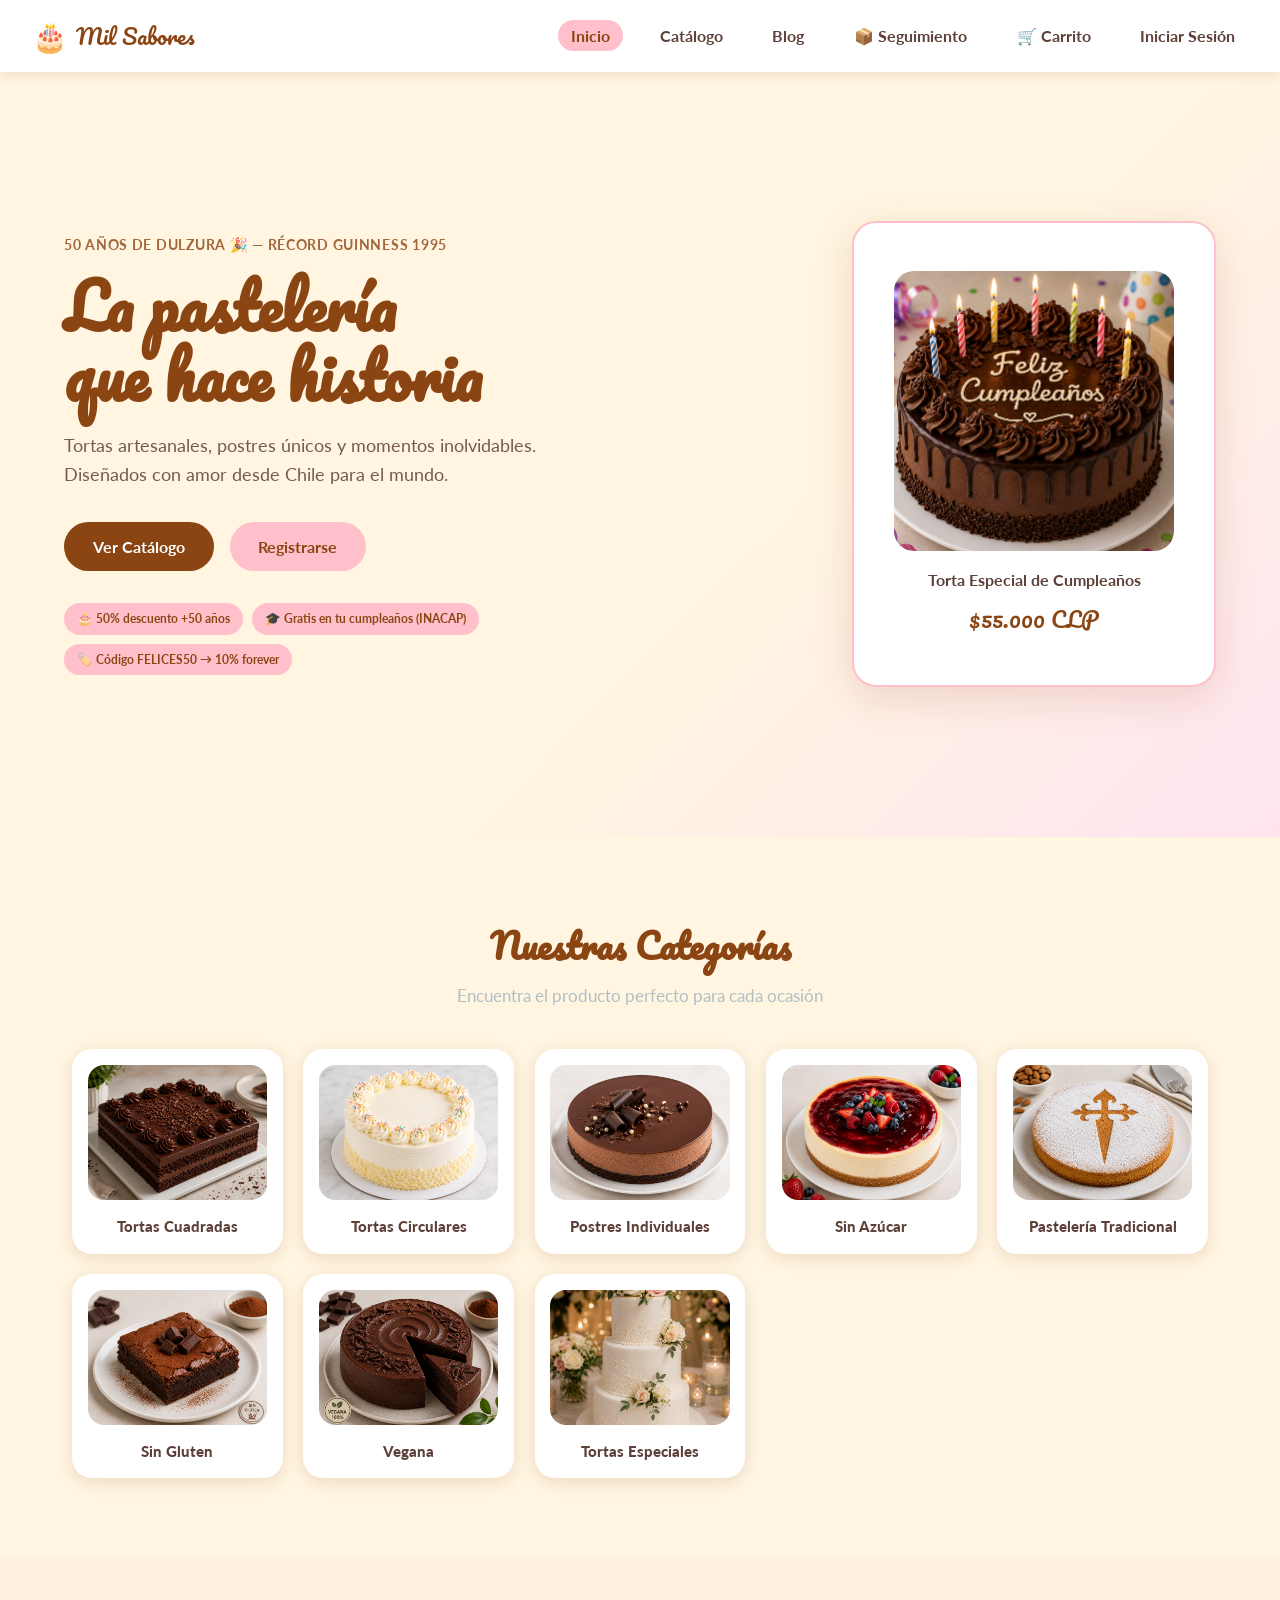
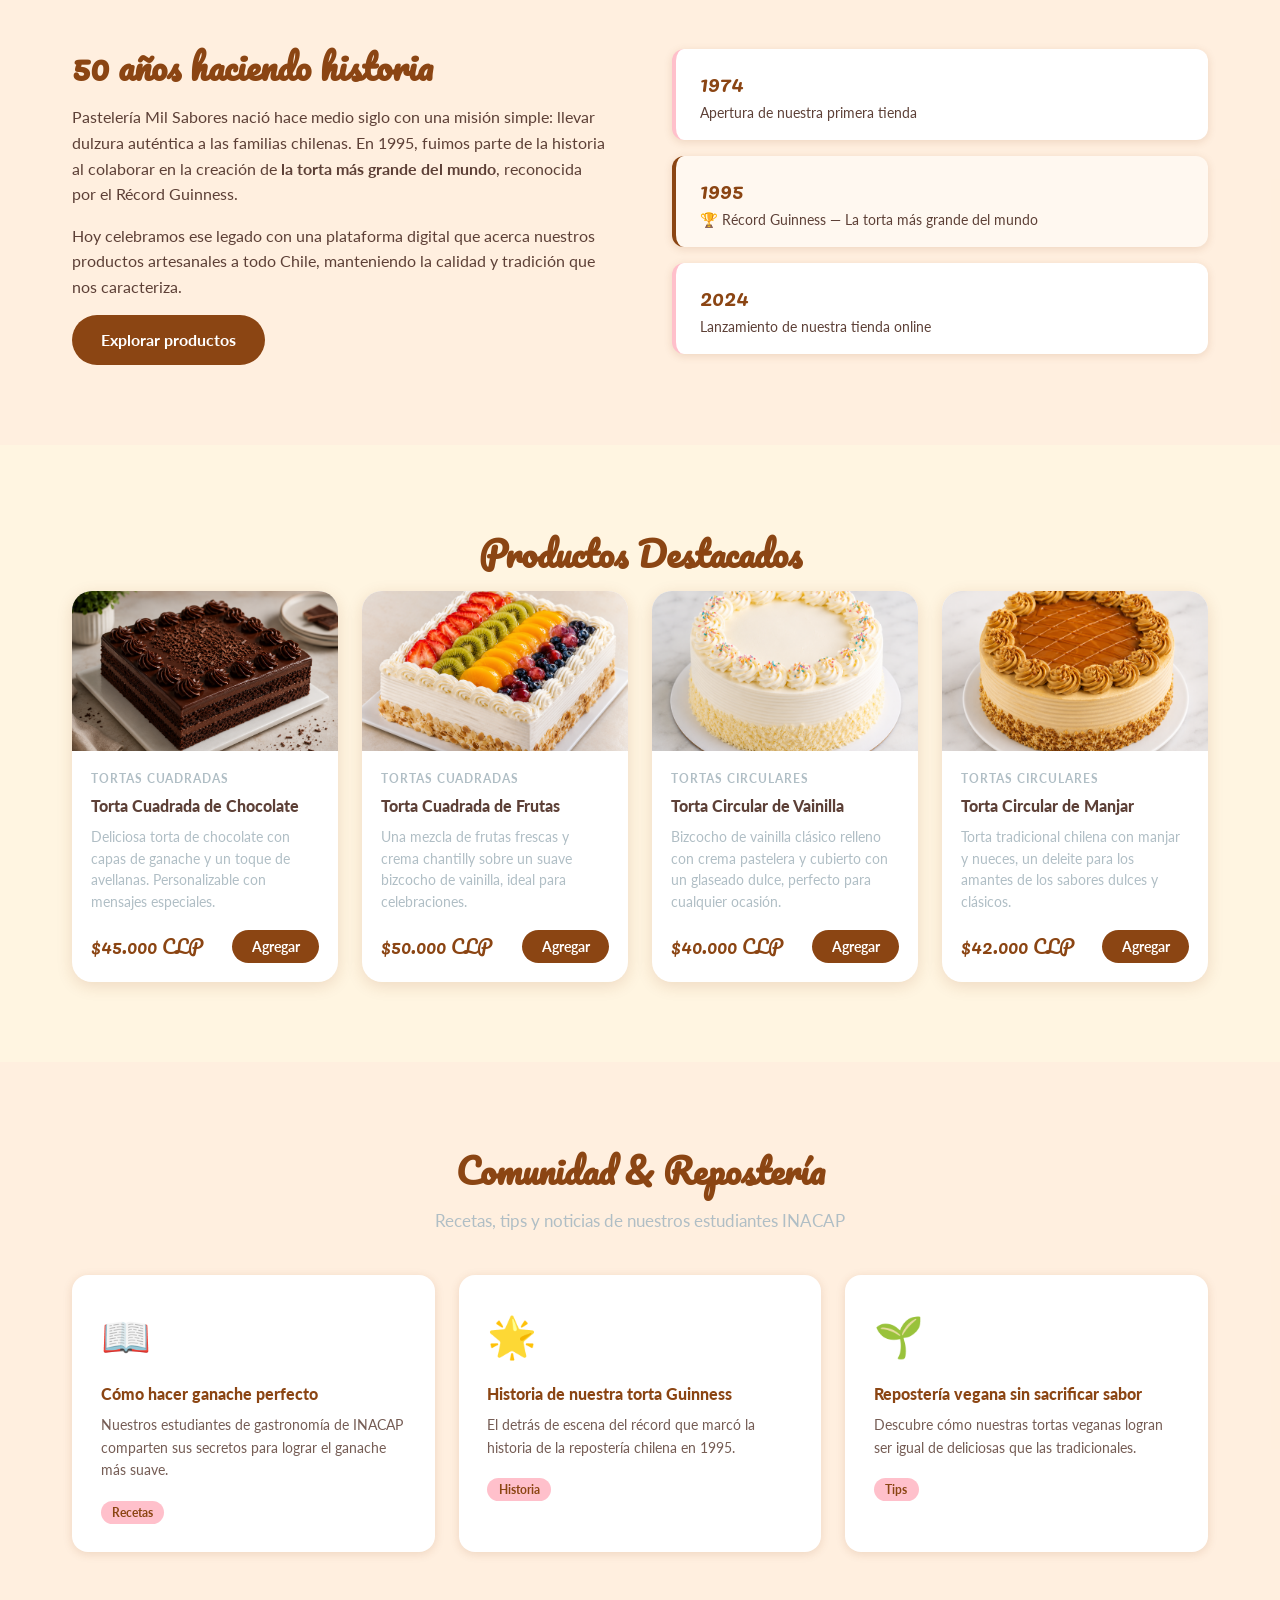
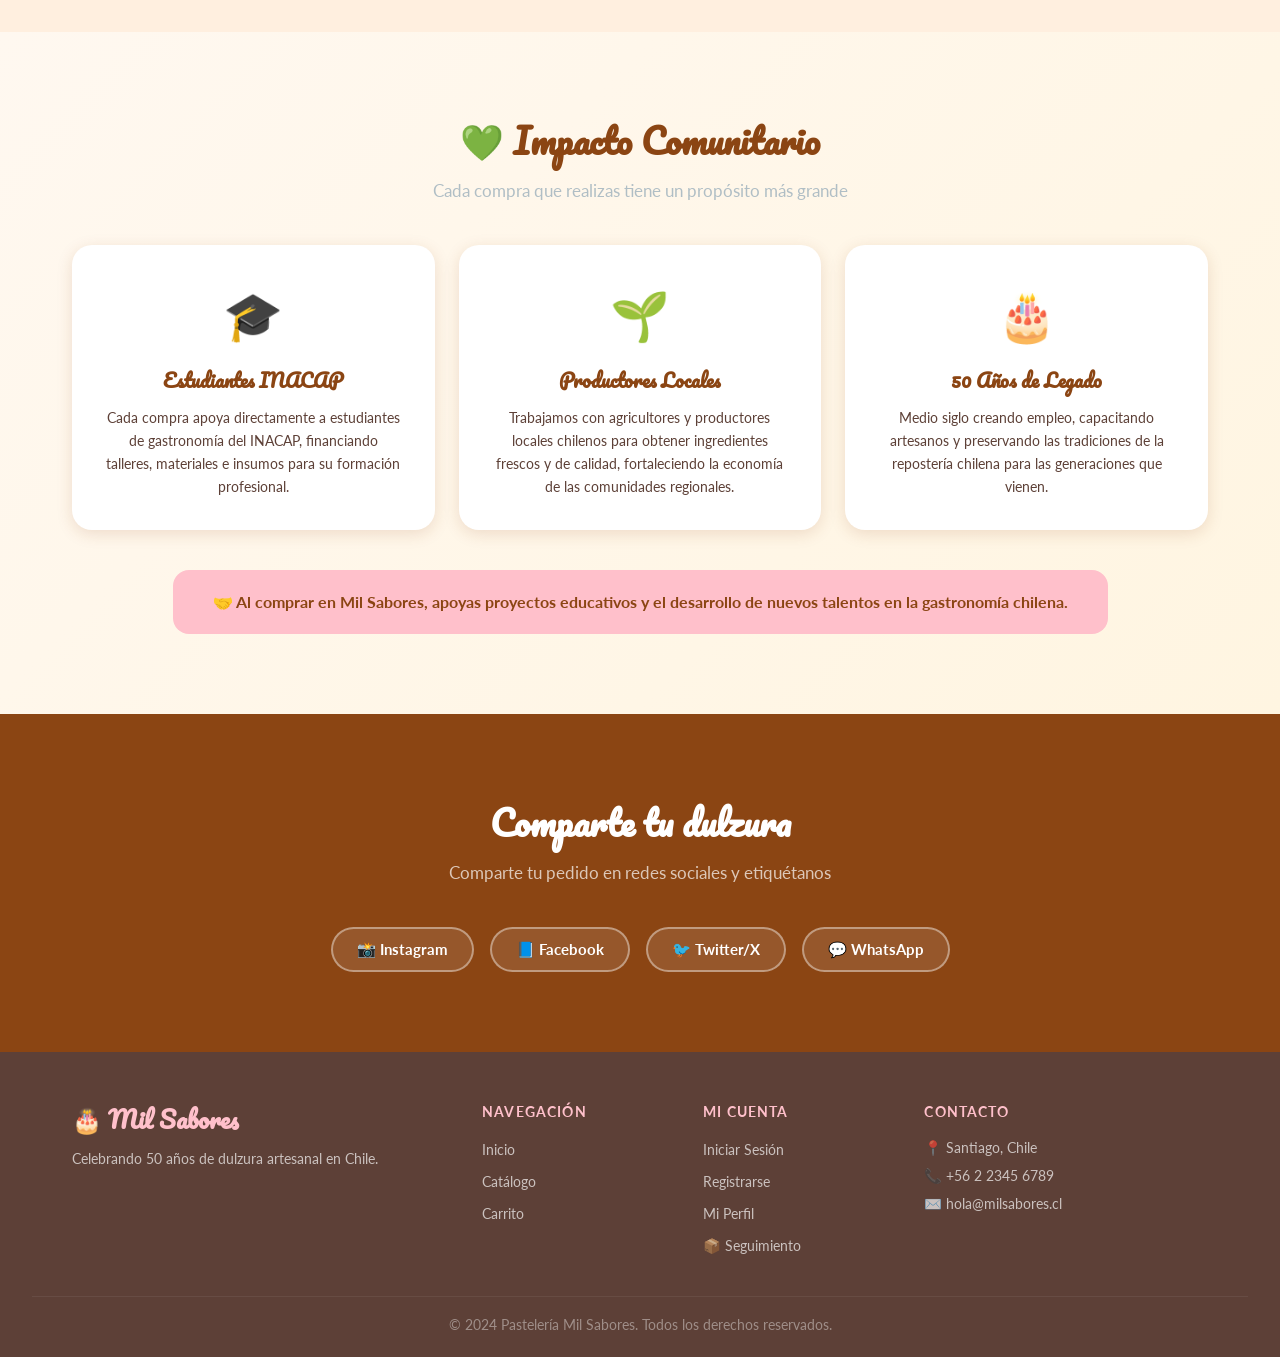
<file: index.html>
<!DOCTYPE html>
<html lang="es">
<head>
  <meta charset="UTF-8" />
  <meta name="viewport" content="width=device-width, initial-scale=1.0" />
  <title>Pastelería Mil Sabores | Inicio</title>
  <link rel="preconnect" href="https://fonts.googleapis.com" />
  <link rel="preconnect" href="https://fonts.gstatic.com" crossorigin />
  <link href="https://fonts.googleapis.com/css2?family=Pacifico&family=Lato:wght@300;400;700;900&display=swap" rel="stylesheet" />
  <link rel="stylesheet" href="css/styles.css" />
  <link rel="icon" type="image/jpeg" href="assets/favicon.jpg" />
</head>
<body>

  <!-- NAV -->
  <nav class="navbar">
    <div class="nav-brand">
      <span class="brand-logo">🎂</span>
      <span class="brand-name">Mil Sabores</span>
    </div>
    <ul class="nav-links">
      <li><a href="index.html" class="active">Inicio</a></li>
      <li><a href="pages/catalogo.html">Catálogo</a></li>
      <li><a href="pages/blog.html">Blog</a></li>
      <li><a href="pages/seguimiento.html">📦 Seguimiento</a></li>
      <li><a href="pages/carrito.html">🛒 Carrito <span class="cart-badge" id="cartBadge">0</span></a></li>
      <li><a href="pages/login.html" id="navAuthLink">Iniciar Sesión</a></li>
    </ul>
    <button class="nav-toggle" onclick="toggleMenu()">☰</button>
  </nav>

  <!-- HERO -->
<section class="hero">
  <div class="hero-content">
    <p class="hero-eyebrow">50 años de dulzura 🎉 — Récord Guinness 1995</p>
    <h1 class="hero-title">La pastelería<br/>que hace historia</h1>
    <p class="hero-subtitle">
      Tortas artesanales, postres únicos y momentos inolvidables. Diseñados con amor desde Chile para el mundo.
    </p>

    <div class="hero-actions">
      <a href="pages/catalogo.html" class="btn btn-primary">Ver Catálogo</a>
      <a href="pages/registro.html" class="btn btn-secondary">Registrarse</a>
    </div>

    <div class="hero-badges">
      <span class="badge">🎂 50% descuento +50 años</span>
      <span class="badge">🎓 Gratis en tu cumpleaños (INACAP)</span>
      <span class="badge">🏷️ Código FELICES50 → 10% forever</span>
    </div>
  </div>

  <div class="hero-visual">
    <div class="cake-card">
      <img src="assets/torta-cumpleanos.jpg" alt="Torta de Cumpleaños" class="hero-cake-img">
      <div class="cake-label">Torta Especial de Cumpleaños</div>
      <div class="cake-price">$55.000 CLP</div>
    </div>
  </div>
</section>

  <!-- CATEGORÍAS -->
  <section class="section">
    <div class="container">
      <h2 class="section-title">Nuestras Categorías</h2>
      <p class="section-sub">Encuentra el producto perfecto para cada ocasión</p>
      <div class="categories-grid">
        <a href="pages/catalogo.html?cat=tortas-cuadradas" class="cat-card">
          <img src="assets/torta-cuadrada-chocolate.jpg" alt="Tortas Cuadradas" class="cat-img">
          <span class="cat-name">Tortas Cuadradas</span>
        </a>
        <a href="pages/catalogo.html?cat=tortas-circulares" class="cat-card">
          <img src="assets/torta-circular-vainilla.jpg" alt="Tortas Circulares" class="cat-img">
          <span class="cat-name">Tortas Circulares</span>
        </a>
        <a href="pages/catalogo.html?cat=postres-individuales" class="cat-card">
          <img src="assets/mousse-chocolate.jpg" alt="Postres Individuales" class="cat-img">
          <span class="cat-name">Postres Individuales</span>
        </a>
        <a href="pages/catalogo.html?cat=sin-azucar" class="cat-card">
          <img src="assets/cheesecake-sin-azucar.jpg" alt="Sin Azúcar" class="cat-img">
          <span class="cat-name">Sin Azúcar</span>
        </a>
        <a href="pages/catalogo.html?cat=tradicional" class="cat-card">
          <img src="assets/tarta-santiago.jpg" alt="Pastelería Tradicional" class="cat-img">
          <span class="cat-name">Pastelería Tradicional</span>
        </a>
        <a href="pages/catalogo.html?cat=sin-gluten" class="cat-card">
          <img src="assets/brownie-sin-gluten.jpg" alt="Sin Gluten" class="cat-img">
          <span class="cat-name">Sin Gluten</span>
        </a>
        <a href="pages/catalogo.html?cat=vegana" class="cat-card">
          <img src="assets/torta-vegana-chocolate.jpg" alt="Vegana" class="cat-img">
          <span class="cat-name">Vegana</span>
        </a>
        <a href="pages/catalogo.html?cat=especiales" class="cat-card">
          <img src="assets/torta-boda.jpg" alt="Tortas Especiales" class="cat-img">
          <span class="cat-name">Tortas Especiales</span>
        </a>
      </div>
    </div>
  </section>

  <!-- HISTORIA -->
  <section class="section section-alt">
    <div class="container two-col">
      <div class="history-text">
        <h2 class="section-title left">50 años haciendo historia</h2>
        <p>Pastelería Mil Sabores nació hace medio siglo con una misión simple: llevar dulzura auténtica a las familias chilenas. En 1995, fuimos parte de la historia al colaborar en la creación de <strong>la torta más grande del mundo</strong>, reconocida por el Récord Guinness.</p>
        <p>Hoy celebramos ese legado con una plataforma digital que acerca nuestros productos artesanales a todo Chile, manteniendo la calidad y tradición que nos caracteriza.</p>
        <a href="pages/catalogo.html" class="btn btn-primary">Explorar productos</a>
      </div>
      <div class="history-visual">
        <div class="milestone-card">
          <div class="milestone-year">1974</div>
          <div class="milestone-text">Apertura de nuestra primera tienda</div>
        </div>
        <div class="milestone-card highlight">
          <div class="milestone-year">1995</div>
          <div class="milestone-text">🏆 Récord Guinness — La torta más grande del mundo</div>
        </div>
        <div class="milestone-card">
          <div class="milestone-year">2024</div>
          <div class="milestone-text">Lanzamiento de nuestra tienda online</div>
        </div>
      </div>
    </div>
  </section>

  <!-- PRODUCTOS DESTACADOS -->
  <section class="section">
    <div class="container">
      <h2 class="section-title">Productos Destacados</h2>
      <div class="products-grid" id="featuredProducts"></div>
    </div>
  </section>

  <!-- BLOG / COMUNIDAD -->
  <section class="section section-alt">
    <div class="container">
      <h2 class="section-title">Comunidad & Repostería</h2>
      <p class="section-sub">Recetas, tips y noticias de nuestros estudiantes INACAP</p>
      <div class="blog-grid">
        <div class="blog-card">
          <div class="blog-emoji">📖</div>
          <h3>Cómo hacer ganache perfecto</h3>
          <p>Nuestros estudiantes de gastronomía de INACAP comparten sus secretos para lograr el ganache más suave.</p>
          <span class="blog-tag">Recetas</span>
        </div>
        <div class="blog-card">
          <div class="blog-emoji">🌟</div>
          <h3>Historia de nuestra torta Guinness</h3>
          <p>El detrás de escena del récord que marcó la historia de la repostería chilena en 1995.</p>
          <span class="blog-tag">Historia</span>
        </div>
        <div class="blog-card">
          <div class="blog-emoji">🌱</div>
          <h3>Repostería vegana sin sacrificar sabor</h3>
          <p>Descubre cómo nuestras tortas veganas logran ser igual de deliciosas que las tradicionales.</p>
          <span class="blog-tag">Tips</span>
        </div>
      </div>
    </div>
  </section>


  <!-- IMPACTO COMUNITARIO -->
  <section class="section" style="background:linear-gradient(135deg,#fff8f0,var(--bg-cream))">
    <div class="container">
      <h2 class="section-title">💚 Impacto Comunitario</h2>
      <p class="section-sub">Cada compra que realizas tiene un propósito más grande</p>
      <div style="display:grid;grid-template-columns:repeat(auto-fit,minmax(240px,1fr));gap:1.5rem;margin-top:1rem">
        <div style="background:var(--white);border-radius:20px;padding:2rem;text-align:center;box-shadow:0 4px 16px var(--shadow)">
          <div style="font-size:3rem;margin-bottom:0.8rem">🎓</div>
          <h3 style="font-family:'Pacifico',cursive;color:var(--chocolate);margin-bottom:0.6rem">Estudiantes INACAP</h3>
          <p style="font-size:0.9rem;color:var(--text-dark)">Cada compra apoya directamente a estudiantes de gastronomía del INACAP, financiando talleres, materiales e insumos para su formación profesional.</p>
        </div>
        <div style="background:var(--white);border-radius:20px;padding:2rem;text-align:center;box-shadow:0 4px 16px var(--shadow)">
          <div style="font-size:3rem;margin-bottom:0.8rem">🌱</div>
          <h3 style="font-family:'Pacifico',cursive;color:var(--chocolate);margin-bottom:0.6rem">Productores Locales</h3>
          <p style="font-size:0.9rem;color:var(--text-dark)">Trabajamos con agricultores y productores locales chilenos para obtener ingredientes frescos y de calidad, fortaleciendo la economía de las comunidades regionales.</p>
        </div>
        <div style="background:var(--white);border-radius:20px;padding:2rem;text-align:center;box-shadow:0 4px 16px var(--shadow)">
          <div style="font-size:3rem;margin-bottom:0.8rem">🎂</div>
          <h3 style="font-family:'Pacifico',cursive;color:var(--chocolate);margin-bottom:0.6rem">50 Años de Legado</h3>
          <p style="font-size:0.9rem;color:var(--text-dark)">Medio siglo creando empleo, capacitando artesanos y preservando las tradiciones de la repostería chilena para las generaciones que vienen.</p>
        </div>
      </div>
      <div style="text-align:center;margin-top:2.5rem">
        <div style="display:inline-block;background:var(--rosa);border-radius:16px;padding:1.2rem 2.5rem">
          <p style="color:var(--chocolate);font-weight:700;font-size:1rem;margin:0">
            🤝 Al comprar en Mil Sabores, apoyas proyectos educativos y el desarrollo de nuevos talentos en la gastronomía chilena.
          </p>
        </div>
      </div>
    </div>
  </section>

  <!-- REDES SOCIALES -->
  <section class="section social-section">
    <div class="container text-center">
      <h2 class="section-title">Comparte tu dulzura</h2>
      <p class="section-sub">Comparte tu pedido en redes sociales y etiquétanos</p>
      <div class="social-btns">
        <button class="btn-social instagram" onclick="shareNet('instagram')">📸 Instagram</button>
        <button class="btn-social facebook" onclick="shareNet('facebook')">📘 Facebook</button>
        <button class="btn-social twitter" onclick="shareNet('twitter')">🐦 Twitter/X</button>
        <button class="btn-social" onclick="shareNet('whatsapp')">💬 WhatsApp</button>
      </div>
    </div>
  </section>

  <!-- FOOTER -->
  <footer class="footer">
    <div class="container footer-grid">
      <div>
        <h4 class="footer-brand">🎂 Mil Sabores</h4>
        <p>Celebrando 50 años de dulzura artesanal en Chile.</p>
      </div>
      <div>
        <h5>Navegación</h5>
        <ul>
          <li><a href="index.html">Inicio</a></li>
          <li><a href="pages/catalogo.html">Catálogo</a></li>
          <li><a href="pages/carrito.html">Carrito</a></li>
        </ul>
      </div>
      <div>
        <h5>Mi Cuenta</h5>
        <ul>
          <li><a href="pages/login.html">Iniciar Sesión</a></li>
          <li><a href="pages/registro.html">Registrarse</a></li>
          <li><a href="pages/perfil.html">Mi Perfil</a></li>
          <li><a href="pages/seguimiento.html">📦 Seguimiento</a></li>
        </ul>
      </div>
      <div>
        <h5>Contacto</h5>
        <p>📍 Santiago, Chile</p>
        <p>📞 +56 2 2345 6789</p>
        <p>✉️ hola@milsabores.cl</p>
      </div>
    </div>
    <div class="footer-bottom">
      <p>© 2024 Pastelería Mil Sabores. Todos los derechos reservados.</p>
    </div>
  </footer>

  <script src="js/data.js"></script>
  <script src="js/cart.js"></script>
  <script src="js/auth.js"></script>
  <script src="js/app.js"></script>
  <script>
    // Render featured products on home
    window.addEventListener('DOMContentLoaded', () => {
      updateCartBadge();
      updateNavAuth();
      const featured = products.slice(0, 4);
      const grid = document.getElementById('featuredProducts');
      grid.innerHTML = featured.map(p => renderProductCard(p)).join('');
    });

    function shareNet(network) {
      const text = '🎂 ¡Descubre Pastelería Mil Sabores! 50 años de dulzura artesanal en Chile. Tortas, postres y más.';
      const url = window.location.href;
      const urls = {
        whatsapp: 'https://wa.me/?text='+encodeURIComponent(text+' '+url),
        facebook: 'https://www.facebook.com/sharer/sharer.php?u='+encodeURIComponent(url)+'&quote='+encodeURIComponent(text),
        twitter: 'https://twitter.com/intent/tweet?text='+encodeURIComponent(text)+'&url='+encodeURIComponent(url),
      };
      if (network === 'instagram') {
        navigator.clipboard.writeText(text+' '+url).then(() => alert('📋 Link copiado. ¡Pégalo en tu historia de Instagram!'));
      } else if (navigator.share && (network === 'native')) {
        navigator.share({ title: 'Pastelería Mil Sabores', text, url });
      } else if (urls[network]) {
        window.open(urls[network], '_blank', 'width=600,height=400');
      }
    }

    function toggleMenu() {
      document.querySelector('.nav-links').classList.toggle('open');
    }
  </script>
</body>
</html>
</file>
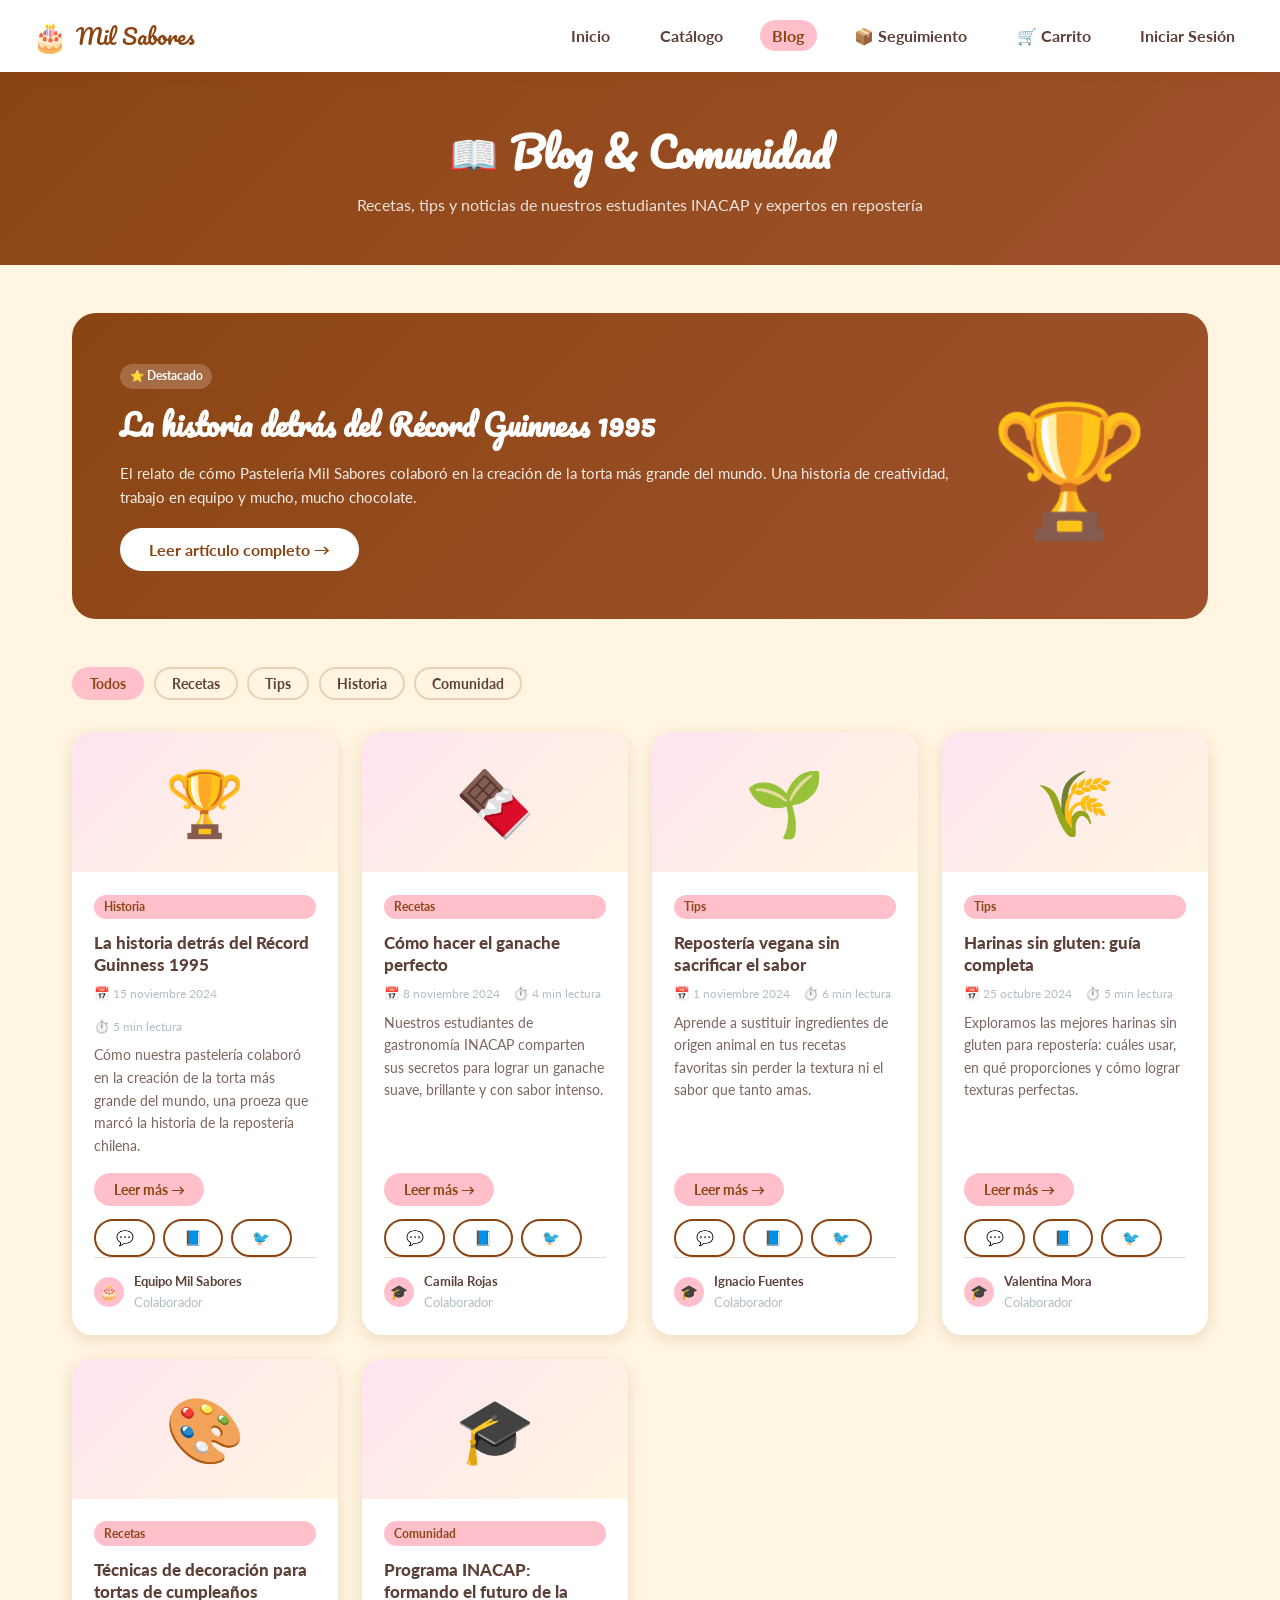
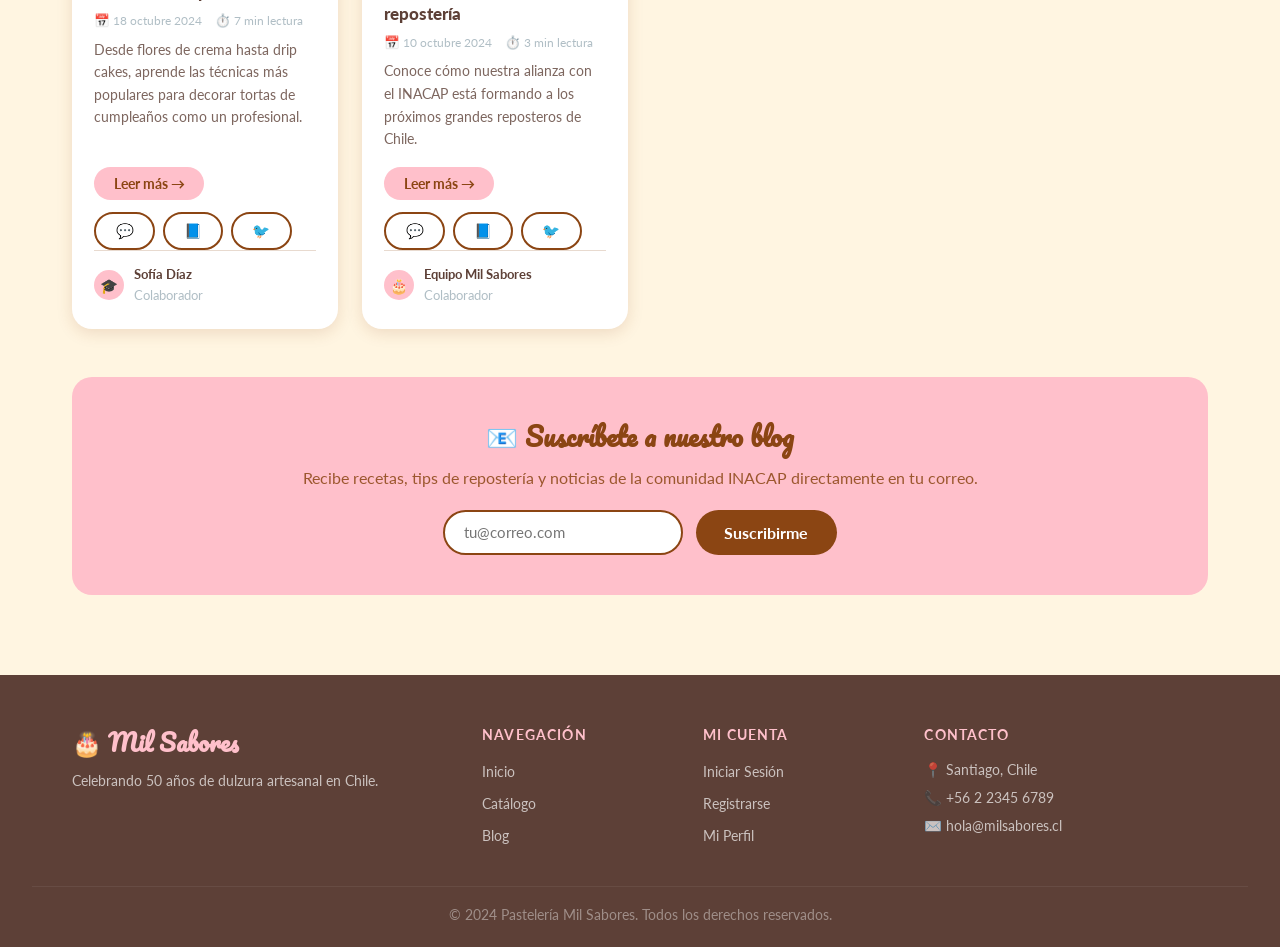
<file: pages/blog.html>
<!DOCTYPE html>
<html lang="es">
<head>
  <meta charset="UTF-8" />
  <meta name="viewport" content="width=device-width, initial-scale=1.0" />
  <title>Blog y Comunidad | Pastelería Mil Sabores</title>
  <link rel="preconnect" href="https://fonts.googleapis.com" />
  <link rel="preconnect" href="https://fonts.gstatic.com" crossorigin />
  <link href="https://fonts.googleapis.com/css2?family=Pacifico&family=Lato:wght@300;400;700;900&display=swap" rel="stylesheet" />
  <link rel="stylesheet" href="../css/styles.css" />
  <link rel="icon" type="image/jpeg" href="../assets/favicon.jpg" />
  <style>
    .article-card {
      background: var(--white);
      border-radius: 20px;
      overflow: hidden;
      box-shadow: 0 4px 16px var(--shadow);
      transition: transform 0.2s;
      display: flex;
      flex-direction: column;
    }
    .article-card:hover { transform: translateY(-5px); }
    .article-thumb {
      background: linear-gradient(135deg, #ffe4f0, var(--bg-cream));
      height: 140px;
      display: flex;
      align-items: center;
      justify-content: center;
      font-size: 4rem;
    }
    .article-body { padding: 1.4rem; flex: 1; display: flex; flex-direction: column; }
    .article-meta { font-size: 0.78rem; color: var(--text-light); margin-bottom: 0.5rem; display: flex; gap: 0.8rem; flex-wrap: wrap; }
    .article-meta span { display: flex; align-items: center; gap: 0.2rem; }
    .article-title { font-weight: 900; font-size: 1.05rem; color: var(--text-dark); margin-bottom: 0.5rem; line-height: 1.3; }
    .article-excerpt { font-size: 0.88rem; color: var(--text-dark); opacity: 0.8; flex: 1; margin-bottom: 1rem; }
    .article-tag {
      display: inline-block;
      background: var(--rosa);
      color: var(--chocolate);
      font-size: 0.72rem;
      font-weight: 700;
      border-radius: 20px;
      padding: 0.2rem 0.6rem;
      margin-bottom: 0.8rem;
    }
    .article-author {
      display: flex;
      align-items: center;
      gap: 0.6rem;
      font-size: 0.82rem;
      color: var(--text-light);
      margin-top: auto;
      padding-top: 0.8rem;
      border-top: 1px solid var(--border);
    }
    .author-avatar {
      width: 30px; height: 30px; border-radius: 50%;
      background: var(--rosa);
      display: flex; align-items: center; justify-content: center;
      font-size: 0.9rem; flex-shrink: 0;
    }
    .author-name { font-weight: 700; color: var(--text-dark); }

    .tags-bar { display: flex; flex-wrap: wrap; gap: 0.6rem; margin-bottom: 2rem; }
    .tag-filter {
      padding: 0.4rem 1rem;
      border-radius: 50px;
      border: 2px solid var(--border);
      background: transparent;
      font-family: 'Lato', sans-serif;
      font-weight: 700;
      font-size: 0.85rem;
      cursor: pointer;
      color: var(--text-dark);
      transition: all 0.2s;
    }
    .tag-filter:hover, .tag-filter.active { background: var(--rosa); border-color: var(--rosa); color: var(--chocolate); }

    .featured-article {
      background: linear-gradient(135deg, var(--chocolate), #a0522d);
      color: white;
      border-radius: 24px;
      padding: 3rem;
      display: grid;
      grid-template-columns: 1fr 180px;
      gap: 2rem;
      align-items: center;
      margin-bottom: 3rem;
    }
    .featured-article h2 { font-family: 'Pacifico', cursive; font-size: 1.8rem; margin-bottom: 0.8rem; }
    .featured-article p { opacity: 0.9; font-size: 0.95rem; margin-bottom: 1.2rem; }
    .featured-emoji { font-size: 8rem; text-align: center; }

    .newsletter-box {
      background: var(--rosa);
      border-radius: 20px;
      padding: 2.5rem;
      text-align: center;
      margin-top: 3rem;
    }
    .newsletter-box h3 { font-family: 'Pacifico', cursive; color: var(--chocolate); font-size: 1.6rem; margin-bottom: 0.5rem; }
    .newsletter-box p { color: var(--chocolate); opacity: 0.85; margin-bottom: 1.2rem; }
    .newsletter-form { display: flex; gap: 0.8rem; justify-content: center; flex-wrap: wrap; }
    .newsletter-input {
      padding: 0.7rem 1.2rem;
      border-radius: 50px;
      border: 2px solid var(--chocolate);
      font-family: 'Lato', sans-serif;
      font-size: 0.95rem;
      min-width: 240px;
      outline: none;
      background: white;
    }
  </style>
</head>
<body>

  <nav class="navbar">
    <div class="nav-brand">
      <span class="brand-logo">🎂</span>
      <a href="../index.html" class="brand-name">Mil Sabores</a>
    </div>
    <ul class="nav-links">
      <li><a href="../index.html">Inicio</a></li>
      <li><a href="catalogo.html">Catálogo</a></li>
      <li><a href="blog.html" class="active">Blog</a></li>
      <li><a href="seguimiento.html">📦 Seguimiento</a></li>
      <li><a href="carrito.html">🛒 Carrito <span class="cart-badge" id="cartBadge">0</span></a></li>
      <li><a href="login.html" id="navAuthLink">Iniciar Sesión</a></li>
    </ul>
    <button class="nav-toggle" onclick="document.querySelector('.nav-links').classList.toggle('open')">☰</button>
  </nav>

  <div class="page-header">
    <h1>📖 Blog & Comunidad</h1>
    <p>Recetas, tips y noticias de nuestros estudiantes INACAP y expertos en repostería</p>
  </div>

  <div class="container" style="padding: 3rem 2rem 5rem">

    <!-- ARTICULO DESTACADO -->
    <div class="featured-article">
      <div>
        <span class="article-tag" style="background:rgba(255,255,255,0.2);color:white">⭐ Destacado</span>
        <h2>La historia detrás del Récord Guinness 1995</h2>
        <p>El relato de cómo Pastelería Mil Sabores colaboró en la creación de la torta más grande del mundo. Una historia de creatividad, trabajo en equipo y mucho, mucho chocolate.</p>
        <button class="btn" style="background:white;color:var(--chocolate)" onclick="openArticle('guinness')">
          Leer artículo completo →
        </button>
      </div>
      <div class="featured-emoji">🏆</div>
    </div>

    <!-- FILTROS POR CATEGORÍA -->
    <div class="tags-bar" id="tagFilters"></div>

    <!-- GRID DE ARTÍCULOS -->
    <div class="products-grid" id="articlesGrid"></div>

    <!-- NEWSLETTER -->
    <div class="newsletter-box">
      <h3>📧 Suscríbete a nuestro blog</h3>
      <p>Recibe recetas, tips de repostería y noticias de la comunidad INACAP directamente en tu correo.</p>
      <div class="newsletter-form">
        <input type="email" class="newsletter-input" placeholder="tu@correo.com" id="newsletterEmail" />
        <button class="btn btn-primary" onclick="subscribeNewsletter()">Suscribirme</button>
      </div>
    </div>

  </div>

  <!-- MODAL ARTÍCULO -->
  <div class="modal-overlay hidden" id="articleModal">
    <div class="modal" style="max-width:600px;max-height:85vh;overflow-y:auto">
      <button class="modal-close" onclick="closeArticle()">✕</button>
      <div id="articleContent"></div>
    </div>
  </div>

  <footer class="footer">
    <div class="container footer-grid">
      <div>
        <h4 class="footer-brand">🎂 Mil Sabores</h4>
        <p>Celebrando 50 años de dulzura artesanal en Chile.</p>
      </div>
      <div>
        <h5>Navegación</h5>
        <ul>
          <li><a href="../index.html">Inicio</a></li>
          <li><a href="catalogo.html">Catálogo</a></li>
          <li><a href="blog.html">Blog</a></li>
        </ul>
      </div>
      <div>
        <h5>Mi Cuenta</h5>
        <ul>
          <li><a href="login.html">Iniciar Sesión</a></li>
          <li><a href="registro.html">Registrarse</a></li>
          <li><a href="perfil.html">Mi Perfil</a></li>
        </ul>
      </div>
      <div>
        <h5>Contacto</h5>
        <p>📍 Santiago, Chile</p>
        <p>📞 +56 2 2345 6789</p>
        <p>✉️ hola@milsabores.cl</p>
      </div>
    </div>
    <div class="footer-bottom">
      <p>© 2024 Pastelería Mil Sabores. Todos los derechos reservados.</p>
    </div>
  </footer>

  <script src="../js/data.js"></script>
  <script src="../js/cart.js"></script>
  <script src="../js/auth.js"></script>
  <script src="../js/app.js"></script>
  <script>
    const articles = [
      {
        id: 'guinness',
        tag: 'Historia',
        emoji: '🏆',
        title: 'La historia detrás del Récord Guinness 1995',
        excerpt: 'Cómo nuestra pastelería colaboró en la creación de la torta más grande del mundo, una proeza que marcó la historia de la repostería chilena.',
        author: 'Equipo Mil Sabores',
        authorEmoji: '🎂',
        date: '15 noviembre 2024',
        readTime: '5 min',
        fullContent: `
          <h2 style="font-family:'Pacifico',cursive;color:var(--chocolate);margin-bottom:1rem">🏆 El Récord Guinness de 1995</h2>
          <p style="margin-bottom:1rem">En 1995, Pastelería Mil Sabores fue invitada a ser parte de un proyecto sin precedentes en Chile: la colaboración para crear <strong>la torta más grande del mundo</strong>, reconocida oficialmente por el Récord Guinness World Records.</p>
          <p style="margin-bottom:1rem">El proyecto requirió semanas de planificación, toneladas de ingredientes y el trabajo coordinado de decenas de reposteros. Nuestro equipo aportó la receta base de bizcocho y el diseño de las capas de ganache que dieron estructura a la monumental creación.</p>
          <p style="margin-bottom:1rem">La torta final medía más de 30 metros de largo y pesaba varias toneladas. Fue un momento que unió a toda la comunidad gastronómica chilena y posicionó a nuestra pastelería como referente nacional.</p>
          <p style="margin-bottom:1rem">Hoy, 30 años después, ese espíritu de innovación y excelencia sigue siendo el corazón de todo lo que hacemos en Mil Sabores.</p>
          <div style="background:var(--bg-cream);border-radius:12px;padding:1.2rem;margin-top:1rem;font-style:italic;color:var(--chocolate);">
            "Ese día entendimos que la repostería no tiene límites. Solo necesitas creatividad, trabajo en equipo y muchísimo chocolate." — Fundador, Pastelería Mil Sabores
          </div>
        `
      },
      {
        id: 'ganache',
        tag: 'Recetas',
        emoji: '🍫',
        title: 'Cómo hacer el ganache perfecto',
        excerpt: 'Nuestros estudiantes de gastronomía INACAP comparten sus secretos para lograr un ganache suave, brillante y con sabor intenso.',
        author: 'Camila Rojas',
        authorEmoji: '🎓',
        date: '8 noviembre 2024',
        readTime: '4 min',
        fullContent: `
          <h2 style="font-family:'Pacifico',cursive;color:var(--chocolate);margin-bottom:1rem">🍫 El Ganache Perfecto</h2>
          <p style="margin-bottom:0.8rem">El ganache es la base de muchas de nuestras tortas. Dominar su preparación es clave para cualquier repostero. Aquí te contamos los secretos que aprendemos en el taller de gastronomía INACAP.</p>
          <h3 style="color:var(--chocolate);margin:1rem 0 0.5rem;font-size:1rem">Ingredientes (para una torta mediana)</h3>
          <ul style="margin-left:1.2rem;margin-bottom:1rem;font-size:0.9rem;line-height:1.8">
            <li>200 g de chocolate negro (70% cacao)</li>
            <li>200 ml de crema de leche</li>
            <li>30 g de mantequilla sin sal</li>
            <li>1 cucharada de glucosa (opcional, para más brillo)</li>
          </ul>
          <h3 style="color:var(--chocolate);margin:1rem 0 0.5rem;font-size:1rem">Preparación</h3>
          <ol style="margin-left:1.2rem;margin-bottom:1rem;font-size:0.9rem;line-height:2">
            <li>Picar el chocolate en trozos pequeños y uniformes.</li>
            <li>Calentar la crema hasta que hierva levemente, sin llegar a ebullición fuerte.</li>
            <li>Verter la crema caliente sobre el chocolate picado. Esperar 1 minuto.</li>
            <li>Revolver desde el centro hacia afuera, de forma lenta y constante.</li>
            <li>Incorporar la mantequilla en cubos fríos y la glucosa si se usa.</li>
            <li>Dejar enfriar a temperatura ambiente antes de aplicar.</li>
          </ol>
          <div style="background:#fff3e0;border-radius:12px;padding:1rem;font-size:0.88rem;margin-top:1rem">
            <strong>💡 Tip INACAP:</strong> Si el ganache se ve cortado, agrega una cucharada de crema tibia y vuelve a mezclar lentamente. ¡Se recupera siempre!
          </div>
        `
      },
      {
        id: 'vegano',
        tag: 'Tips',
        emoji: '🌱',
        title: 'Repostería vegana sin sacrificar el sabor',
        excerpt: 'Aprende a sustituir ingredientes de origen animal en tus recetas favoritas sin perder la textura ni el sabor que tanto amas.',
        author: 'Ignacio Fuentes',
        authorEmoji: '🎓',
        date: '1 noviembre 2024',
        readTime: '6 min',
        fullContent: `
          <h2 style="font-family:'Pacifico',cursive;color:var(--chocolate);margin-bottom:1rem">🌱 Repostería Vegana</h2>
          <p style="margin-bottom:0.8rem">Cada vez más personas optan por una alimentación vegana, y la repostería no tiene que quedarse fuera. Aquí están los sustitutos más efectivos:</p>
          <div style="display:grid;gap:0.8rem;margin-bottom:1rem">
            <div style="background:var(--bg-cream);border-radius:10px;padding:1rem;font-size:0.9rem">
              <strong>🥚 Huevo → </strong> 1 cda de semillas de chía o linaza + 3 cdas de agua (dejar reposar 5 min)
            </div>
            <div style="background:var(--bg-cream);border-radius:10px;padding:1rem;font-size:0.9rem">
              <strong>🥛 Leche → </strong> Leche de almendras, avena o soya en la misma cantidad
            </div>
            <div style="background:var(--bg-cream);border-radius:10px;padding:1rem;font-size:0.9rem">
              <strong>🧈 Mantequilla → </strong> Aceite de coco o margarina vegana (misma cantidad)
            </div>
            <div style="background:var(--bg-cream);border-radius:10px;padding:1rem;font-size:0.9rem">
              <strong>🍯 Miel → </strong> Sirope de agave o maple en la misma cantidad
            </div>
          </div>
          <p style="font-size:0.9rem">Con estos cambios simples, nuestras tortas veganas de chocolate logran la misma humedad y sabor que las tradicionales. ¡El secreto está en la calidad del chocolate!</p>
        `
      },
      {
        id: 'sin-gluten',
        tag: 'Tips',
        emoji: '🌾',
        title: 'Harinas sin gluten: guía completa',
        excerpt: 'Exploramos las mejores harinas sin gluten para repostería: cuáles usar, en qué proporciones y cómo lograr texturas perfectas.',
        author: 'Valentina Mora',
        authorEmoji: '🎓',
        date: '25 octubre 2024',
        readTime: '5 min',
        fullContent: `
          <h2 style="font-family:'Pacifico',cursive;color:var(--chocolate);margin-bottom:1rem">🌾 Harinas Sin Gluten</h2>
          <p style="margin-bottom:1rem">Trabajar con harinas sin gluten requiere entender sus propiedades. Aquí una guía de las más usadas en el taller INACAP:</p>
          <div style="display:grid;gap:0.8rem;margin-bottom:1rem">
            <div style="background:var(--bg-cream);border-radius:10px;padding:1rem;font-size:0.88rem">
              <strong>🌽 Harina de maíz</strong> — Ideal para texturas crocantes. Usar al 50% mezclada con otra harina.
            </div>
            <div style="background:var(--bg-cream);border-radius:10px;padding:1rem;font-size:0.88rem">
              <strong>🍠 Harina de arroz</strong> — La más versátil. Sustituye 1:1 la harina de trigo en la mayoría de recetas.
            </div>
            <div style="background:var(--bg-cream);border-radius:10px;padding:1rem;font-size:0.88rem">
              <strong>🥜 Harina de almendras</strong> — Aporta humedad y sabor. Perfecta para brownies y tortas densas.
            </div>
            <div style="background:var(--bg-cream);border-radius:10px;padding:1rem;font-size:0.88rem">
              <strong>🫘 Harina de garbanzo</strong> — Excelente para masas que necesitan estructura.
            </div>
          </div>
          <div style="background:#e8f5e9;border-radius:12px;padding:1rem;font-size:0.88rem">
            <strong>💡 Tip profesional:</strong> Agrega 1 cucharadita de goma xantana por cada taza de harina sin gluten para mejorar la cohesión de la masa.
          </div>
        `
      },
      {
        id: 'decoracion',
        tag: 'Recetas',
        emoji: '🎨',
        title: 'Técnicas de decoración para tortas de cumpleaños',
        excerpt: 'Desde flores de crema hasta drip cakes, aprende las técnicas más populares para decorar tortas de cumpleaños como un profesional.',
        author: 'Sofía Díaz',
        authorEmoji: '🎓',
        date: '18 octubre 2024',
        readTime: '7 min',
        fullContent: `
          <h2 style="font-family:'Pacifico',cursive;color:var(--chocolate);margin-bottom:1rem">🎨 Decoración de Tortas</h2>
          <p style="margin-bottom:1rem">La decoración es el elemento que transforma una torta en una obra de arte. Estas son las técnicas que enseñamos en INACAP:</p>
          <div style="display:grid;gap:0.8rem;margin-bottom:1rem">
            <div style="background:var(--bg-cream);border-radius:10px;padding:1rem">
              <strong style="color:var(--chocolate)">🌸 Flores de crema</strong>
              <p style="font-size:0.88rem;margin-top:0.3rem">Usa una boquilla 1M y crema vegetal fría. Presiona firmemente desde el centro hacia afuera en movimiento circular.</p>
            </div>
            <div style="background:var(--bg-cream);border-radius:10px;padding:1rem">
              <strong style="color:var(--chocolate)">💧 Drip Cake</strong>
              <p style="font-size:0.88rem;margin-top:0.3rem">Prepara un ganache ligeramente líquido. Aplica desde el borde de la torta ya refrigerada para que los chorreos sean controlados.</p>
            </div>
            <div style="background:var(--bg-cream);border-radius:10px;padding:1rem">
              <strong style="color:var(--chocolate)">✨ Efecto Ombre</strong>
              <p style="font-size:0.88rem;margin-top:0.3rem">Divide la crema en 3 porciones y agrega colorante progresivamente. Aplica de abajo hacia arriba y difumina con espátula.</p>
            </div>
          </div>
        `
      },
      {
        id: 'comunidad',
        tag: 'Comunidad',
        emoji: '🎓',
        title: 'Programa INACAP: formando el futuro de la repostería',
        excerpt: 'Conoce cómo nuestra alianza con el INACAP está formando a los próximos grandes reposteros de Chile.',
        author: 'Equipo Mil Sabores',
        authorEmoji: '🎂',
        date: '10 octubre 2024',
        readTime: '3 min',
        fullContent: `
          <h2 style="font-family:'Pacifico',cursive;color:var(--chocolate);margin-bottom:1rem">🎓 Alianza con INACAP</h2>
          <p style="margin-bottom:1rem">Desde 2010, Pastelería Mil Sabores mantiene una alianza activa con el INACAP para formar a los próximos talentos de la gastronomía chilena.</p>
          <p style="margin-bottom:1rem">Nuestro programa incluye:</p>
          <ul style="margin-left:1.2rem;margin-bottom:1rem;line-height:2;font-size:0.9rem">
            <li>Prácticas profesionales en nuestras instalaciones</li>
            <li>Talleres mensuales de técnicas avanzadas de repostería</li>
            <li>Concursos internos con premios en productos y certificaciones</li>
            <li>Publicación de recetas de estudiantes en nuestro blog</li>
          </ul>
          <p style="margin-bottom:1rem">Los estudiantes INACAP que se registren en nuestra plataforma reciben una torta especial gratis en su cumpleaños como reconocimiento a su dedicación.</p>
          <div style="background:var(--rosa);border-radius:12px;padding:1rem;font-size:0.88rem;color:var(--chocolate)">
            <strong>¿Eres estudiante INACAP?</strong> Regístrate con tu correo institucional (@inacapmail.cl) y activa tu beneficio de cumpleaños.
          </div>
        `
      }
    ];

    const allTags = ['Todos', 'Recetas', 'Tips', 'Historia', 'Comunidad'];
    let activeTag = 'Todos';

    window.addEventListener('DOMContentLoaded', () => {
      renderTagFilters();
      renderArticles();
    });

    function renderTagFilters() {
      document.getElementById('tagFilters').innerHTML = allTags.map(tag =>
        `<button class="tag-filter ${tag === activeTag ? 'active' : ''}" onclick="setTag('${tag}')">${tag}</button>`
      ).join('');
    }

    function setTag(tag) {
      activeTag = tag;
      renderTagFilters();
      renderArticles();
    }

    function renderArticles() {
      const filtered = activeTag === 'Todos' ? articles : articles.filter(a => a.tag === activeTag);
      document.getElementById('articlesGrid').innerHTML = filtered.map(a => `
        <div class="article-card">
          <div class="article-thumb">${a.emoji}</div>
          <div class="article-body">
            <span class="article-tag">${a.tag}</span>
            <div class="article-title">${a.title}</div>
            <div class="article-meta">
              <span>📅 ${a.date}</span>
              <span>⏱️ ${a.readTime} lectura</span>
            </div>
            <div class="article-excerpt">${a.excerpt}</div>
            <div style="display:flex;gap:0.8rem;align-items:center;flex-wrap:wrap;margin-top:auto;">
              <button class="btn btn-secondary btn-sm" onclick="openArticle('${a.id}')">Leer más →</button>
              <div style="display:flex;gap:0.5rem">
                <button class="btn btn-outline btn-sm" onclick="shareArticle('${a.id}', 'whatsapp')" title="WhatsApp">💬</button>
                <button class="btn btn-outline btn-sm" onclick="shareArticle('${a.id}', 'facebook')" title="Facebook">📘</button>
                <button class="btn btn-outline btn-sm" onclick="shareArticle('${a.id}', 'twitter')" title="Twitter/X">🐦</button>
              </div>
            </div>
            <div class="article-author">
              <div class="author-avatar">${a.authorEmoji}</div>
              <div><div class="author-name">${a.author}</div><div>Colaborador</div></div>
            </div>
          </div>
        </div>
      `).join('');
    }

    function openArticle(id) {
      const a = articles.find(x => x.id === id);
      if (!a) return;
      document.getElementById('articleContent').innerHTML = `
        <div style="text-align:center;font-size:5rem;margin-bottom:1rem">${a.emoji}</div>
        <span class="article-tag">${a.tag}</span>
        <div class="article-meta" style="margin:0.5rem 0 1.2rem">
          <span>📅 ${a.date}</span><span>⏱️ ${a.readTime} lectura</span>
          <span>✍️ ${a.author}</span>
        </div>
        ${a.fullContent}
        <div style="margin-top:2rem;padding-top:1rem;border-top:1px solid var(--border)">
          <p style="font-size:0.88rem;color:var(--text-light);margin-bottom:0.8rem">¿Te gustó este artículo? ¡Compártelo!</p>
          <div style="display:flex;gap:0.8rem;flex-wrap:wrap">
            <button class="btn btn-secondary btn-sm" onclick="shareArticle('${id}', 'whatsapp')">💬 WhatsApp</button>
            <button class="btn btn-secondary btn-sm" onclick="shareArticle('${id}', 'facebook')">📘 Facebook</button>
            <button class="btn btn-secondary btn-sm" onclick="shareArticle('${id}', 'twitter')">🐦 Twitter/X</button>
            <button class="btn btn-secondary btn-sm" onclick="shareArticle('${id}', 'instagram')">📸 Instagram</button>
          </div>
        </div>
      `;
      document.getElementById('articleModal').classList.remove('hidden');
    }

    function closeArticle() {
      document.getElementById('articleModal').classList.add('hidden');
    }

    function shareArticle(id, network) {
      const a = articles.find(x => x.id === id);
      const text = `📖 "${a.title}" — Blog Pastelería Mil Sabores 🎂`;
      const url = window.location.href;
      const urls = {
        whatsapp: `https://wa.me/?text=${encodeURIComponent(text + ' ' + url)}`,
        facebook: `https://www.facebook.com/sharer/sharer.php?u=${encodeURIComponent(url)}&quote=${encodeURIComponent(text)}`,
        twitter: `https://twitter.com/intent/tweet?text=${encodeURIComponent(text)}&url=${encodeURIComponent(url)}`,
        instagram: null
      };
      if (network === 'instagram') {
        navigator.clipboard.writeText(text + ' ' + url).then(() => showToast('📋 Link copiado — pégalo en Instagram'));
      } else if (urls[network]) {
        window.open(urls[network], '_blank', 'width=600,height=400');
      }
    }

    function subscribeNewsletter() {
      const email = document.getElementById('newsletterEmail').value.trim();
      if (!email || !email.includes('@')) { showToast('Ingresa un correo válido'); return; }
      showToast('✅ ¡Suscrito exitosamente! Te enviaremos novedades pronto.');
      document.getElementById('newsletterEmail').value = '';
    }

    document.getElementById('articleModal').addEventListener('click', e => {
      if (e.target === document.getElementById('articleModal')) closeArticle();
    });
  </script>
</body>
</html>
</file>
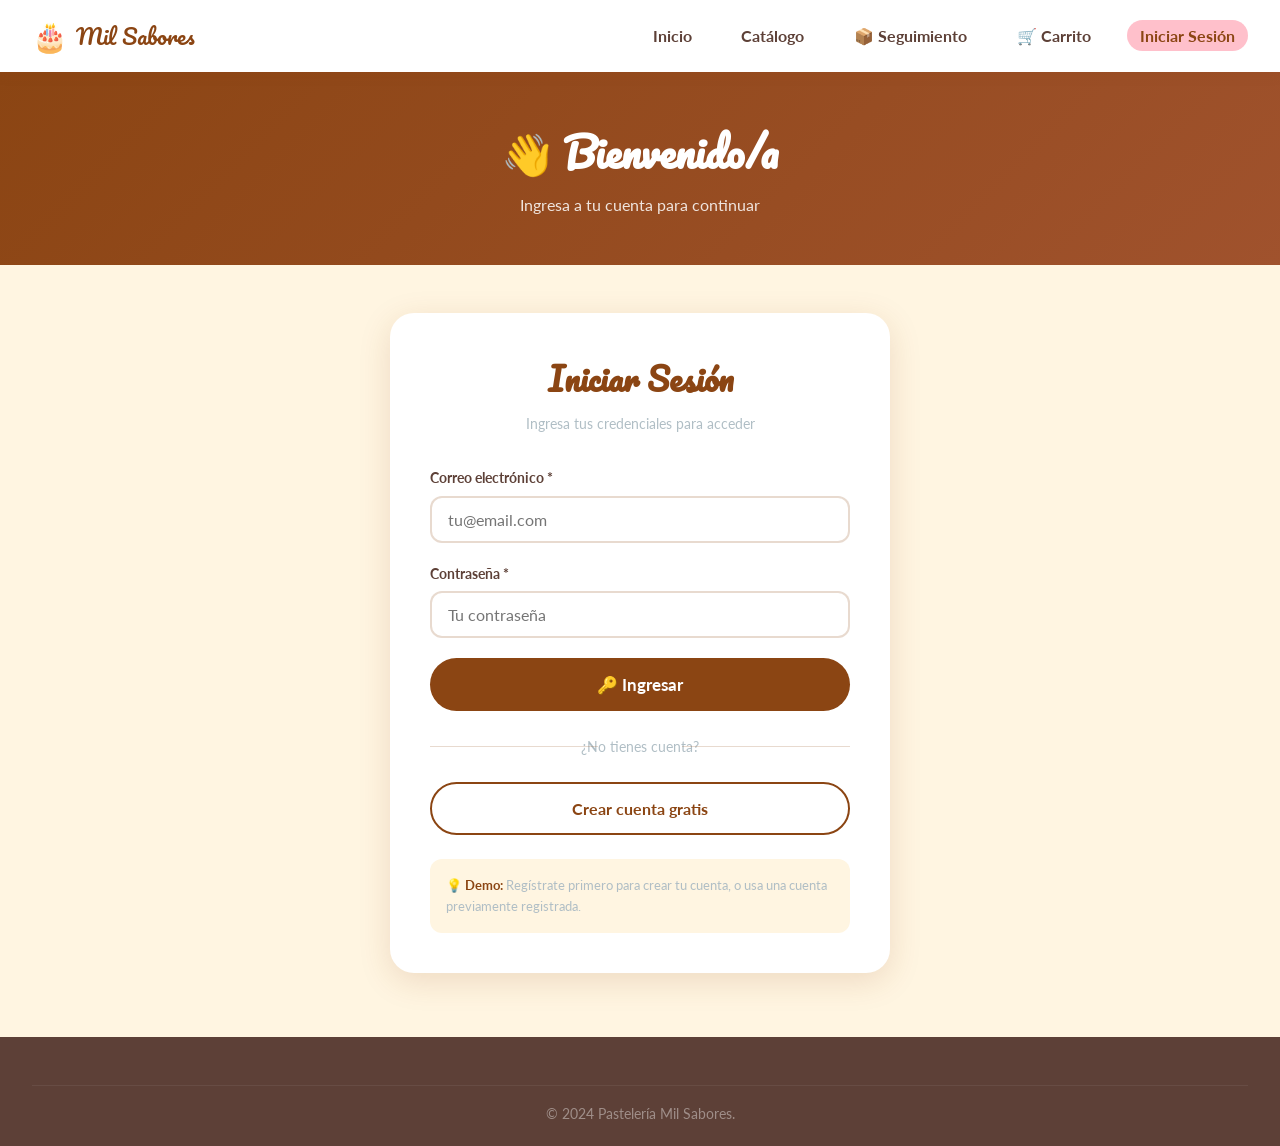
<file: pages/boleta.html>
<!DOCTYPE html>
<html lang="es">
<head>
  <meta charset="UTF-8" />
  <meta name="viewport" content="width=device-width, initial-scale=1.0" />
  <title>Boleta | Pastelería Mil Sabores</title>
  <link rel="preconnect" href="https://fonts.googleapis.com" />
  <link rel="preconnect" href="https://fonts.gstatic.com" crossorigin />
  <link href="https://fonts.googleapis.com/css2?family=Pacifico&family=Lato:wght@300;400;700;900&display=swap" rel="stylesheet" />
  <link rel="stylesheet" href="../css/styles.css" />
  <link rel="icon" type="image/jpeg" href="../assets/favicon.jpg" />
  <style>
    @media print {
      .navbar, .no-print, footer { display: none !important; }
      body { background: white; }
      .boleta-wrapper { box-shadow: none; }
    }

    .boleta-wrapper {
      max-width: 680px;
      margin: 2rem auto;
      background: var(--white);
      border-radius: 20px;
      box-shadow: 0 8px 32px var(--shadow);
      overflow: hidden;
    }

    .boleta-header {
      background: linear-gradient(135deg, var(--chocolate), #a0522d);
      color: white;
      padding: 2.5rem 2.5rem 2rem;
      text-align: center;
    }

    .boleta-logo { font-size: 3rem; margin-bottom: 0.5rem; }
    .boleta-title { font-family: 'Pacifico', cursive; font-size: 1.8rem; margin-bottom: 0.3rem; }
    .boleta-subtitle { opacity: 0.85; font-size: 0.9rem; }
    .boleta-num {
      display: inline-block;
      background: rgba(255,255,255,0.2);
      border-radius: 20px;
      padding: 0.3rem 1rem;
      font-weight: 700;
      font-size: 0.85rem;
      margin-top: 0.8rem;
    }

    .boleta-body { padding: 2rem 2.5rem; }

    .boleta-section { margin-bottom: 1.8rem; }
    .boleta-section-title {
      font-weight: 900;
      font-size: 0.78rem;
      text-transform: uppercase;
      letter-spacing: 0.1em;
      color: var(--text-light);
      margin-bottom: 0.8rem;
      padding-bottom: 0.4rem;
      border-bottom: 1px solid var(--border);
    }

    .info-grid {
      display: grid;
      grid-template-columns: 1fr 1fr;
      gap: 0.5rem 2rem;
      font-size: 0.9rem;
    }
    .info-item { display: flex; flex-direction: column; }
    .info-label { font-size: 0.75rem; color: var(--text-light); margin-bottom: 0.1rem; }
    .info-value { font-weight: 700; color: var(--text-dark); }

    .boleta-table { width: 100%; border-collapse: collapse; font-size: 0.9rem; }
    .boleta-table th {
      background: var(--bg-cream);
      padding: 0.6rem 0.8rem;
      text-align: left;
      font-size: 0.75rem;
      text-transform: uppercase;
      letter-spacing: 0.08em;
      color: var(--text-light);
    }
    .boleta-table td { padding: 0.8rem; border-bottom: 1px solid var(--border); color: var(--text-dark); vertical-align: top; }
    .boleta-table tr:last-child td { border-bottom: none; }

    .boleta-totals { margin-top: 1rem; }
    .total-row {
      display: flex;
      justify-content: space-between;
      padding: 0.45rem 0;
      font-size: 0.92rem;
      color: var(--text-dark);
    }
    .total-row.discount { color: var(--success); font-weight: 700; }
    .total-row.grand {
      border-top: 2px solid var(--chocolate);
      margin-top: 0.5rem;
      padding-top: 0.8rem;
      font-family: 'Pacifico', cursive;
      font-size: 1.2rem;
      color: var(--chocolate);
    }

    .boleta-footer-note {
      background: var(--bg-cream);
      border-radius: 12px;
      padding: 1rem 1.2rem;
      font-size: 0.82rem;
      color: var(--text-light);
      text-align: center;
      margin-top: 1.5rem;
      line-height: 1.7;
    }

    .status-timeline {
      display: flex;
      justify-content: space-between;
      position: relative;
      margin: 1.5rem 0;
      padding: 0 0.5rem;
    }

    .status-timeline::before {
      content: '';
      position: absolute;
      top: 18px;
      left: 40px;
      right: 40px;
      height: 3px;
      background: var(--border);
      z-index: 0;
    }

    .status-timeline::after {
      content: '';
      position: absolute;
      top: 18px;
      left: 40px;
      width: var(--progress, 0%);
      height: 3px;
      background: var(--chocolate);
      z-index: 1;
      transition: width 0.5s;
    }

    .timeline-step {
      display: flex;
      flex-direction: column;
      align-items: center;
      gap: 0.4rem;
      z-index: 2;
      min-width: 60px;
      text-align: center;
    }

    .step-circle {
      width: 38px;
      height: 38px;
      border-radius: 50%;
      border: 3px solid var(--border);
      background: white;
      display: flex;
      align-items: center;
      justify-content: center;
      font-size: 1rem;
      transition: border-color 0.3s, background 0.3s;
    }

    .step-circle.done {
      border-color: var(--chocolate);
      background: var(--chocolate);
      color: white;
    }

    .step-circle.current {
      border-color: var(--chocolate);
      background: var(--rosa);
      animation: pulse 1.5s ease-in-out infinite;
    }

    @keyframes pulse {
      0%, 100% { box-shadow: 0 0 0 0 rgba(139,69,19,0.3); }
      50% { box-shadow: 0 0 0 8px rgba(139,69,19,0); }
    }

    .step-label { font-size: 0.7rem; font-weight: 700; color: var(--text-light); max-width: 60px; line-height: 1.2; }
    .step-label.active { color: var(--chocolate); }

    .share-section {
      text-align: center;
      margin-top: 1.5rem;
      padding-top: 1.5rem;
      border-top: 1px dashed var(--border);
    }

    .share-section p { font-size: 0.85rem; color: var(--text-light); margin-bottom: 0.8rem; }
  </style>
</head>
<body>

  <nav class="navbar no-print">
    <div class="nav-brand">
      <span class="brand-logo">🎂</span>
      <a href="../index.html" class="brand-name">Mil Sabores</a>
    </div>
    <ul class="nav-links">
      <li><a href="../index.html">Inicio</a></li>
      <li><a href="catalogo.html">Catálogo</a></li>
      <li><a href="seguimiento.html">📦 Seguimiento</a></li>
      <li><a href="carrito.html">🛒 Carrito <span class="cart-badge" id="cartBadge">0</span></a></li>
      <li><a href="perfil.html" id="navAuthLink">Mi Perfil</a></li>
    </ul>
  </nav>

  <div class="page-header no-print">
    <h1>🧾 Boleta de Compra</h1>
    <p>Comprobante oficial de tu pedido</p>
  </div>

  <div class="container" style="padding: 1.5rem 2rem 4rem">

    <!-- ACCIONES -->
    <div class="no-print" style="display:flex;gap:0.8rem;justify-content:center;margin-bottom:1.5rem;flex-wrap:wrap;">
      <button class="btn btn-primary" onclick="window.print()">🖨️ Imprimir Boleta</button>
      <button class="btn btn-secondary" onclick="downloadBoleta()">⬇️ Descargar PDF</button>
      <button class="btn btn-outline" onclick="shareBoleta('whatsapp')">💬 Compartir por WhatsApp</button>
      <a href="perfil.html" class="btn btn-outline">← Volver al Perfil</a>
    </div>

    <!-- BOLETA -->
    <div class="boleta-wrapper" id="boletaDoc">

      <div class="boleta-header">
        <div class="boleta-logo">🎂</div>
        <div class="boleta-title">Pastelería Mil Sabores</div>
        <div class="boleta-subtitle">Santiago, Chile · RUT 76.XXX.XXX-X</div>
        <div class="boleta-num" id="boletaNum">Boleta N° ---</div>
      </div>

      <div class="boleta-body">

        <!-- DATOS DEL CLIENTE -->
        <div class="boleta-section">
          <div class="boleta-section-title">Datos del Cliente</div>
          <div class="info-grid" id="clienteInfo">
            <div class="info-item"><span class="info-label">Nombre</span><span class="info-value" id="clienteNombre">—</span></div>
            <div class="info-item"><span class="info-label">Email</span><span class="info-value" id="clienteEmail">—</span></div>
            <div class="info-item"><span class="info-label">Teléfono</span><span class="info-value" id="clienteTel">—</span></div>
            <div class="info-item"><span class="info-label">Fecha Pedido</span><span class="info-value" id="fechaPedido">—</span></div>
          </div>
        </div>

        <!-- DATOS ENTREGA -->
        <div class="boleta-section">
          <div class="boleta-section-title">Información de Entrega</div>
          <div class="info-grid">
            <div class="info-item"><span class="info-label">Dirección</span><span class="info-value" id="entregaDireccion">—</span></div>
            <div class="info-item"><span class="info-label">Fecha de Entrega</span><span class="info-value" id="entregaFecha">—</span></div>
            <div class="info-item"><span class="info-label">Horario</span><span class="info-value" id="entregaHorario">—</span></div>
            <div class="info-item"><span class="info-label">Estado</span><span class="info-value" id="entregaEstado">—</span></div>
          </div>
        </div>

        <!-- SEGUIMIENTO -->
        <div class="boleta-section">
          <div class="boleta-section-title">Seguimiento del Pedido</div>
          <div class="status-timeline" id="timeline" style="--progress: 15%">
            <div class="timeline-step">
              <div class="step-circle done" id="step1">✓</div>
              <div class="step-label active">Pedido recibido</div>
            </div>
            <div class="timeline-step">
              <div class="step-circle" id="step2">👨‍🍳</div>
              <div class="step-label" id="label2">Preparando</div>
            </div>
            <div class="timeline-step">
              <div class="step-circle" id="step3">📦</div>
              <div class="step-label" id="label3">Listo</div>
            </div>
            <div class="timeline-step">
              <div class="step-circle" id="step4">🚚</div>
              <div class="step-label" id="label4">En despacho</div>
            </div>
            <div class="timeline-step">
              <div class="step-circle" id="step5">🏠</div>
              <div class="step-label" id="label5">Entregado</div>
            </div>
          </div>
          <p style="font-size:0.82rem;color:var(--text-light);text-align:center" id="statusMsg">Tu pedido fue recibido y está siendo procesado.</p>
        </div>

        <!-- PRODUCTOS -->
        <div class="boleta-section">
          <div class="boleta-section-title">Detalle de Productos</div>
          <table class="boleta-table">
            <thead>
              <tr>
                <th>Producto</th>
                <th style="text-align:center">Cant.</th>
                <th style="text-align:right">Precio Unit.</th>
                <th style="text-align:right">Subtotal</th>
              </tr>
            </thead>
            <tbody id="productsTableBody"></tbody>
          </table>
        </div>

        <!-- TOTALES -->
        <div class="boleta-section boleta-totals">
          <div class="boleta-section-title">Resumen de Pago</div>
          <div class="total-row"><span>Subtotal productos</span><span id="totalSubtotal">—</span></div>
          <div class="total-row" id="totalDescuentoRow" style="display:none"><span id="totalDescuentoLabel">Descuento</span><span id="totalDescuento">—</span></div>
          <div class="total-row" id="totalIvaRow"><span>IVA (19%)</span><span id="totalIva">—</span></div>
          <div class="total-row grand"><span>TOTAL</span><span id="totalFinal">—</span></div>
          <p style="font-size:0.78rem;color:var(--text-light);margin-top:0.5rem">* Precios incluyen IVA · Método de pago: Contra entrega</p>
        </div>

        <!-- COMPARTIR -->
        <div class="share-section no-print">
          <p>¿Te encantó tu pedido? ¡Compártelo!</p>
          <div style="display:flex;gap:0.6rem;justify-content:center;flex-wrap:wrap">
            <button class="btn btn-secondary btn-sm" onclick="shareBoleta('whatsapp')">💬 WhatsApp</button>
            <button class="btn btn-secondary btn-sm" onclick="shareBoleta('facebook')">📘 Facebook</button>
            <button class="btn btn-secondary btn-sm" onclick="shareBoleta('twitter')">🐦 Twitter/X</button>
            <button class="btn btn-secondary btn-sm" onclick="shareBoleta('instagram')">📸 Instagram</button>
          </div>
        </div>

        <!-- NOTA FINAL -->
        <div class="boleta-footer-note">
          🎂 Gracias por elegir Pastelería Mil Sabores<br>
          Este documento es tu comprobante oficial de compra.<br>
          Guárdalo para cualquier consulta o reclamo.<br>
          <strong>hola@milsabores.cl · +56 2 2345 6789</strong>
        </div>

      </div>
    </div>
  </div>

  <footer class="footer no-print">
    <div class="footer-bottom"><p>© 2024 Pastelería Mil Sabores. Todos los derechos reservados.</p></div>
  </footer>

  <script src="../js/data.js"></script>
  <script src="../js/cart.js"></script>
  <script src="../js/auth.js"></script>
  <script src="../js/app.js"></script>
  <script>
    window.addEventListener('DOMContentLoaded', () => {
      const user = getUser();
      if (!user) { window.location.href = 'login.html'; return; }

      // Obtener pedido: desde URL param o el más reciente
      const params = new URLSearchParams(window.location.search);
      const orderId = params.get('order');
      const orders = user.orders || [];
      const order = orderId ? orders.find(o => o.id === orderId) : orders[0];

      if (!order) {
        document.querySelector('.container').innerHTML = `
          <div class="empty-state" style="padding:4rem">
            <div class="empty-state-icon">🧾</div>
            <h3>Sin boleta disponible</h3>
            <p>Aún no tienes pedidos. Realiza tu primer pedido desde el catálogo.</p>
            <a href="catalogo.html" class="btn btn-primary" style="margin-top:1rem">Ir al Catálogo</a>
          </div>`;
        return;
      }

      renderBoleta(order, user);
    });

    function renderBoleta(order, user) {
      // Número boleta
      document.getElementById('boletaNum').textContent = 'Boleta N° ' + order.id;

      // Cliente
      document.getElementById('clienteNombre').textContent = user.name;
      document.getElementById('clienteEmail').textContent = user.email;
      document.getElementById('clienteTel').textContent = user.phone || '—';
      document.getElementById('fechaPedido').textContent = new Date(order.createdAt).toLocaleDateString('es-CL', { year:'numeric', month:'long', day:'numeric' });

      // Entrega
      document.getElementById('entregaDireccion').textContent = order.deliveryAddress || '—';
      document.getElementById('entregaFecha').textContent = order.deliveryDate ? new Date(order.deliveryDate + 'T12:00:00').toLocaleDateString('es-CL', { weekday:'long', year:'numeric', month:'long', day:'numeric' }) : '—';
      document.getElementById('entregaHorario').textContent = order.deliveryTime || '—';

      const statusLabels = { preparando: '🍳 Preparando pedido', enviado: '🚚 En despacho', entregado: '✅ Entregado' };
      document.getElementById('entregaEstado').textContent = statusLabels[order.status] || '—';

      // Timeline
      updateTimeline(order.status);

      // Productos
      const tbody = document.getElementById('productsTableBody');
      tbody.innerHTML = order.items.map(item => {
        const prod = products.find(p => p.id === item.id);
        const price = prod ? prod.price : (item.price || 0);
        const subtotal = price * item.qty;
        return `
          <tr>
            <td>
              <div style="display:flex;align-items:center;gap:0.5rem">
                <span style="font-size:1.4rem">${item.emoji || '🎂'}</span>
                <div>
                  <div style="font-weight:700">${item.name}</div>
                  ${item.message ? `<div style="font-size:0.78rem;color:var(--text-light);font-style:italic">💬 "${item.message}"</div>` : ''}
                </div>
              </div>
            </td>
            <td style="text-align:center;font-weight:700">${item.qty}</td>
            <td style="text-align:right">${formatPrice(price)}</td>
            <td style="text-align:right;font-weight:700;color:var(--chocolate)">${formatPrice(subtotal)}</td>
          </tr>`;
      }).join('');

      // Totales
      const subtotal = order.total + (order.discount || 0);
      const iva = Math.round(order.total * 0.19);
      document.getElementById('totalSubtotal').textContent = formatPrice(subtotal);
      document.getElementById('totalIva').textContent = formatPrice(iva);
      document.getElementById('totalFinal').textContent = formatPrice(order.total);

      if (order.discount > 0) {
        document.getElementById('totalDescuentoRow').style.display = 'flex';
        document.getElementById('totalDescuentoRow').classList.add('discount');
        document.getElementById('totalDescuento').textContent = '−' + formatPrice(order.discount);
        const discLabel = user.birthYear && (new Date().getFullYear() - user.birthYear >= 50)
          ? 'Descuento 50% (+50 años)' : 'Descuento 10% (FELICES50)';
        document.getElementById('totalDescuentoLabel').textContent = discLabel;
      }
    }

    function updateTimeline(status) {
      const steps = { preparando: 1, listo: 2, enviado: 3, entregado: 4 };
      const currentStep = steps[status] ?? 1;
      const msgs = {
        preparando: '👨‍🍳 Tu pedido está siendo preparado con cariño en nuestra pastelería.',
        listo: '📦 Tu pedido está listo y esperando al repartidor.',
        enviado: '🚚 Tu pedido está en camino. ¡Pronto llegará!',
        entregado: '✅ ¡Pedido entregado! Esperamos que lo disfrutes mucho.'
      };
      const progressMap = { preparando: '25%', listo: '50%', enviado: '75%', entregado: '100%' };
      document.getElementById('timeline').style.setProperty('--progress', progressMap[status] || '15%');
      document.getElementById('statusMsg').textContent = msgs[status] || msgs.preparando;

      // Marcar pasos
      for (let i = 2; i <= 5; i++) {
        const circle = document.getElementById('step' + i);
        const label = document.getElementById('label' + i);
        if (i - 1 <= currentStep) {
          circle.classList.add(i - 1 < currentStep ? 'done' : 'current');
          if (i - 1 < currentStep) circle.innerHTML = '✓';
          if (label) label.classList.add('active');
        }
      }
    }

    function shareBoleta(network) {
      const user = getUser();
      const orders = user?.orders || [];
      const order = orders[0];
      const text = order
        ? `🎂 ¡Acabo de pedir en Pastelería Mil Sabores! Pedido ${order.id} por ${formatPrice(order.total)} 🎉`
        : '🎂 ¡Hice un pedido en Pastelería Mil Sabores!';
      const url = 'https://milsabores.cl';
      const shareUrls = {
        whatsapp: `https://wa.me/?text=${encodeURIComponent(text + ' ' + url)}`,
        facebook: `https://www.facebook.com/sharer/sharer.php?u=${encodeURIComponent(url)}&quote=${encodeURIComponent(text)}`,
        twitter: `https://twitter.com/intent/tweet?text=${encodeURIComponent(text)}&url=${encodeURIComponent(url)}`,
      };
      if (network === 'instagram') {
        navigator.clipboard.writeText(text + ' ' + url).then(() => showToast('📋 ¡Copiado! Pégalo en Instagram'));
      } else if (shareUrls[network]) {
        window.open(shareUrls[network], '_blank', 'width=600,height=400');
      }
    }

    function downloadBoleta() {
      window.print();
    }
  </script>
</body>
</html>
</file>
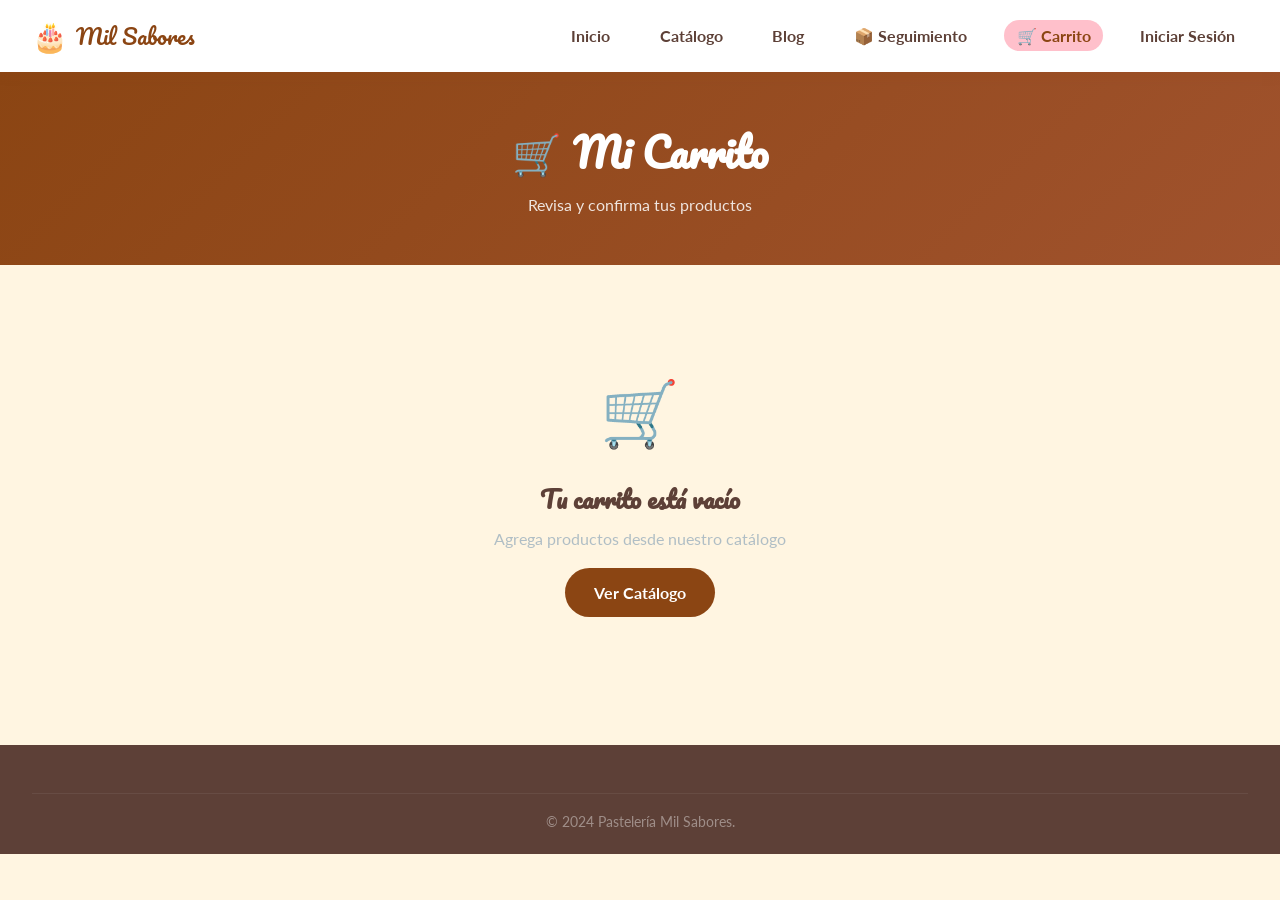
<file: pages/carrito.html>
<!DOCTYPE html>
<html lang="es">
<head>
  <meta charset="UTF-8" />
  <meta name="viewport" content="width=device-width, initial-scale=1.0" />
  <title>Carrito | Pastelería Mil Sabores</title>
  <link rel="preconnect" href="https://fonts.googleapis.com" />
  <link rel="preconnect" href="https://fonts.gstatic.com" crossorigin />
  <link href="https://fonts.googleapis.com/css2?family=Pacifico&family=Lato:wght@300;400;700;900&display=swap" rel="stylesheet" />
  <link rel="stylesheet" href="../css/styles.css" />
  <link rel="icon" type="image/jpeg" href="../assets/favicon.jpg" />
</head>
<body>

  <nav class="navbar">
    <div class="nav-brand">
      <span class="brand-logo">🎂</span>
      <a href="../index.html" class="brand-name">Mil Sabores</a>
    </div>
    <ul class="nav-links">
      <li><a href="../index.html">Inicio</a></li>
      <li><a href="catalogo.html">Catálogo</a></li>
      <li><a href="blog.html">Blog</a></li>
      <li><a href="seguimiento.html">📦 Seguimiento</a></li>
      <li><a href="carrito.html" class="active">🛒 Carrito <span class="cart-badge" id="cartBadge">0</span></a></li>
      <li><a href="login.html" id="navAuthLink">Iniciar Sesión</a></li>
    </ul>
    <button class="nav-toggle" onclick="document.querySelector('.nav-links').classList.toggle('open')">☰</button>
  </nav>

  <div class="page-header">
    <h1>🛒 Mi Carrito</h1>
    <p>Revisa y confirma tus productos</p>
  </div>

  <div class="container" style="padding: 2rem 2rem 4rem">
    <div id="cartContent"></div>
  </div>

  <!-- MODAL FECHA ENTREGA -->
  <div class="modal-overlay hidden" id="dateModal">
    <div class="modal">
      <button class="modal-close" onclick="closeDateModal()">✕</button>
      <h2 class="form-title" style="font-size:1.5rem">📅 Fecha de Entrega</h2>
      <p class="form-subtitle">Selecciona cuándo quieres recibir tu pedido</p>
      <div class="form-group">
        <label>Fecha preferida *</label>
        <input type="date" id="deliveryDate" min="" />
      </div>
      <div class="form-group">
        <label>Horario de entrega</label>
        <select id="deliveryTime">
          <option value="09:00-12:00">🕘 09:00 - 12:00</option>
          <option value="12:00-15:00">🕛 12:00 - 15:00</option>
          <option value="15:00-18:00">🕒 15:00 - 18:00</option>
          <option value="18:00-21:00">🕕 18:00 - 21:00</option>
        </select>
      </div>
      <div class="form-group">
        <label>Dirección de entrega *</label>
        <input type="text" id="deliveryAddress" placeholder="Calle, número, ciudad" />
      </div>
      <div class="form-group">
        <label>Notas adicionales (opcional)</label>
        <input type="text" id="deliveryNotes" placeholder="Ej: Timbre 2, dejar en conserjería..." />
      </div>
      <button class="btn btn-primary btn-block" onclick="confirmOrder()" style="padding:0.9rem;font-size:1rem">
        ✅ Confirmar Pedido
      </button>
    </div>
  </div>

  <!-- MODAL CONFIRMACIÓN -->
  <div class="modal-overlay hidden" id="orderModal">
    <div class="modal" style="text-align:center">
      <div style="font-size:4rem;margin-bottom:1rem">🎉</div>
      <h2 class="form-title">¡Pedido Confirmado!</h2>
      <p style="color:var(--text-dark);margin:0.8rem 0;font-size:0.95rem" id="orderNumber"></p>
      <div id="orderDetails" style="background:var(--bg-cream);border-radius:12px;padding:1.2rem;margin:1rem 0;font-size:0.88rem;text-align:left"></div>
      <div style="display:grid;gap:0.7rem;margin-top:1rem">
        <a id="boletaBtn" href="boleta.html" class="btn btn-primary btn-block">🧾 Ver Boleta de Compra</a>
        <button class="btn btn-secondary btn-block" onclick="shareOrder()">📤 Compartir mi pedido</button>
        <div style="display:flex;gap:0.5rem;justify-content:center;margin-top:0.3rem">
          <button class="btn btn-outline btn-sm" onclick="shareOrderNet('whatsapp')">💬 WhatsApp</button>
          <button class="btn btn-outline btn-sm" onclick="shareOrderNet('facebook')">📘 Facebook</button>
          <button class="btn btn-outline btn-sm" onclick="shareOrderNet('twitter')">🐦 Twitter</button>
          <button class="btn btn-outline btn-sm" onclick="shareOrderNet('instagram')">📸 Instagram</button>
        </div>
        <button class="btn btn-outline btn-block" onclick="closeOrderModal()" style="margin-top:0.3rem">Ver mis pedidos</button>
      </div>
    </div>
  </div>

  <footer class="footer">
    <div class="footer-bottom"><p>© 2024 Pastelería Mil Sabores.</p></div>
  </footer>

  <script src="../js/data.js"></script>
  <script src="../js/cart.js"></script>
  <script src="../js/auth.js"></script>
  <script src="../js/app.js"></script>
  <script>
    let lastOrder = null;

    window.addEventListener('DOMContentLoaded', () => {
      const tomorrow = new Date();
      tomorrow.setDate(tomorrow.getDate() + 1);
      document.getElementById('deliveryDate').min = tomorrow.toISOString().split('T')[0];
      document.getElementById('deliveryDate').value = tomorrow.toISOString().split('T')[0];
      const user = getUser();
      if (user && user.address) document.getElementById('deliveryAddress').value = user.address;
      renderCart();
    });

    function renderCart() {
      const cart = getCart();
      const user = getUser();
      const { subtotal, discount, total } = getCartTotal();
      const container = document.getElementById('cartContent');

      if (cart.length === 0) {
        container.innerHTML = `
          <div class="empty-state">
            <div class="empty-state-icon">🛒</div>
            <h3>Tu carrito está vacío</h3>
            <p>Agrega productos desde nuestro catálogo</p>
            <a href="catalogo.html" class="btn btn-primary" style="margin-top:1rem">Ver Catálogo</a>
          </div>`;
        return;
      }

      const itemsHtml = cart.map(item => {
        const p = products.find(prod => prod.id === item.id);
        if (!p) return '';
        const itemTotal = p.price * item.qty;
        return `
          <div class="cart-item">
            <div class="cart-item-emoji">${p.emoji}</div>
            <div class="cart-item-info">
              <div class="cart-item-name">${p.name}</div>
              <div class="cart-item-price">${formatPrice(itemTotal)}</div>
              ${item.message ? `<div class="cart-item-msg">💬 "${item.message}"</div>` : ''}
            </div>
            <div class="qty-controls">
              <button class="qty-btn" onclick="changeQty('${p.id}', '${item.message}', ${item.qty - 1})">−</button>
              <span class="qty-display">${item.qty}</span>
              <button class="qty-btn" onclick="changeQty('${p.id}', '${item.message}', ${item.qty + 1})">+</button>
            </div>
            <button class="remove-btn" onclick="deleteItem('${p.id}', '${item.message}')" title="Eliminar">🗑️</button>
          </div>`;
      }).join('');

      const discountLabel = user
        ? (user.birthYear && (new Date().getFullYear() - user.birthYear >= 50) ? '50% descuento (+50 años)' : user.codigoFelices50 ? '10% descuento (FELICES50)' : '')
        : '';
      const isBdayFree = user && isINACAPBirthday(user);

      container.innerHTML = `
        <div style="display:grid;grid-template-columns:1fr 340px;gap:2rem;align-items:start;">
          <div>
            <div style="display:flex;justify-content:space-between;align-items:center;margin-bottom:1.2rem;">
              <h2 style="font-family:'Pacifico',cursive;color:var(--chocolate);">Tus productos</h2>
              <button class="btn btn-outline btn-sm" onclick="emptyCart()">Vaciar carrito</button>
            </div>
            ${itemsHtml}
            <div style="margin-top:1rem;">
              <a href="catalogo.html" class="btn btn-secondary btn-sm">+ Agregar más productos</a>
            </div>
          </div>
          <div>
            <div class="cart-summary">
              <h3 style="font-family:'Pacifico',cursive;color:var(--chocolate);margin-bottom:1rem;">Resumen</h3>
              <div class="summary-row"><span>Subtotal (${cart.reduce((a,i)=>a+i.qty,0)} productos)</span><span>${formatPrice(subtotal)}</span></div>
              ${discount > 0 ? `<div class="summary-row summary-discount"><span>${discountLabel}</span><span>−${formatPrice(discount)}</span></div>` : ''}
              ${isBdayFree ? `<div class="summary-row summary-discount"><span>🎂 Torta cumpleaños INACAP</span><span>−GRATIS</span></div>` : ''}
              <div class="summary-total"><span>Total</span><span>${formatPrice(total)}</span></div>
              ${!user ? `<p style="font-size:0.82rem;color:var(--text-light);text-align:center;margin:0.8rem 0;"><a href="login.html" style="color:var(--chocolate);font-weight:700">Inicia sesión</a> para ver tus descuentos</p>` : ''}
              <button class="btn btn-primary btn-block" style="margin-top:1rem;font-size:1rem;padding:0.9rem" onclick="openDateModal()">
                📅 Elegir fecha y confirmar pedido
              </button>
              <div style="margin-top:1rem;border-top:1px solid var(--border);padding-top:1rem">
                <p style="font-size:0.8rem;color:var(--text-light);margin-bottom:0.6rem;text-align:center">Compartir carrito</p>
                <div style="display:flex;gap:0.5rem;justify-content:center;flex-wrap:wrap">
                  <button class="btn btn-outline btn-sm" onclick="shareCartNet('whatsapp')">💬</button>
                  <button class="btn btn-outline btn-sm" onclick="shareCartNet('facebook')">📘</button>
                  <button class="btn btn-outline btn-sm" onclick="shareCartNet('twitter')">🐦</button>
                  <button class="btn btn-outline btn-sm" onclick="shareCartNet('instagram')">📸</button>
                </div>
              </div>
            </div>
          </div>
        </div>
      `;
    }

    function changeQty(id, msg, newQty) {
      if (newQty < 1) { deleteItem(id, msg); return; }
      updateQty(id, msg, newQty);
      renderCart();
    }

    function deleteItem(id, msg) {
      removeFromCart(id, msg);
      renderCart();
      showToast('🗑️ Producto eliminado del carrito');
    }

    function emptyCart() {
      if (confirm('¿Seguro que quieres vaciar el carrito?')) { clearCart(); renderCart(); }
    }

    function openDateModal() {
      if (getCart().length === 0) { showToast('Tu carrito está vacío'); return; }
      if (!getUser()) { showToast('Inicia sesión para confirmar tu pedido'); setTimeout(() => window.location.href='login.html', 1200); return; }
      document.getElementById('dateModal').classList.remove('hidden');
    }

    function closeDateModal() {
      document.getElementById('dateModal').classList.add('hidden');
    }

    function confirmOrder() {
      const date = document.getElementById('deliveryDate').value;
      const time = document.getElementById('deliveryTime').value;
      const address = document.getElementById('deliveryAddress').value.trim();
      const notes = document.getElementById('deliveryNotes').value.trim();

      if (!date) { showToast('Selecciona una fecha de entrega'); return; }
      if (!address) { showToast('Ingresa la dirección de entrega'); return; }

      const user = getUser();
      const cart = getCart();
      const { total, discount } = getCartTotal();

      const order = {
        id: 'MS-' + Date.now(),
        items: cart.map(item => {
          const p = products.find(pr => pr.id === item.id);
          return { ...item, name: p ? p.name : item.id, price: p ? p.price : 0, emoji: p ? p.emoji : '🎂' };
        }),
        total, discount,
        deliveryDate: date,
        deliveryTime: time,
        deliveryAddress: address,
        deliveryNotes: notes,
        status: 'preparando',
        createdAt: new Date().toISOString()
      };

      if (user) {
        if (!user.orders) user.orders = [];
        user.orders.unshift(order);
        setUser(user);
        const users = JSON.parse(localStorage.getItem('ms_users') || '[]');
        const idx = users.findIndex(u => u.email === user.email);
        if (idx >= 0) { users[idx] = user; localStorage.setItem('ms_users', JSON.stringify(users)); }
      }

      lastOrder = order;
      clearCart();
      closeDateModal();

      document.getElementById('orderNumber').textContent = 'N° de pedido: ' + order.id;
      document.getElementById('orderDetails').innerHTML = `
        <p><strong>📅 Entrega:</strong> ${new Date(date+'T12:00:00').toLocaleDateString('es-CL',{weekday:'long',day:'numeric',month:'long'})} entre ${time}</p>
        <p><strong>📍 Dirección:</strong> ${address}</p>
        ${notes ? `<p><strong>📝 Notas:</strong> ${notes}</p>` : ''}
        <p><strong>💰 Total:</strong> ${formatPrice(total)}</p>
        <p style="margin-top:0.8rem;color:var(--chocolate);font-weight:700">Estado: 🍳 Preparando tu pedido</p>`;

      document.getElementById('boletaBtn').href = 'boleta.html?order=' + order.id;
      document.getElementById('orderModal').classList.remove('hidden');
    }

    function closeOrderModal() {
      document.getElementById('orderModal').classList.add('hidden');
      window.location.href = 'perfil.html';
    }

    function shareCartNet(network) {
      const cart = getCart();
      const text = '🎂 ¡Mira lo que voy a pedir en Pastelería Mil Sabores! ' +
        cart.map(i => { const p = products.find(pr=>pr.id===i.id); return p ? p.emoji+' '+p.name : ''; }).filter(Boolean).join(', ');
      openShareWindow(network, text);
    }

    function shareOrder() {
      if (!lastOrder) return;
      const text = '🎂 ¡Acabo de pedir en Pastelería Mil Sabores! ' +
        lastOrder.items.map(i => i.emoji+' '+i.name).join(', ') + ' 😍';
      if (navigator.share) navigator.share({ title: 'Mi pedido Mil Sabores', text });
      else navigator.clipboard.writeText(text).then(() => showToast('📋 Copiado'));
    }

    function shareOrderNet(network) {
      if (!lastOrder) return;
      const text = '🎂 ¡Acabo de pedir en Pastelería Mil Sabores! ' + lastOrder.items.map(i=>i.emoji+' '+i.name).join(', ');
      openShareWindow(network, text);
    }

    function openShareWindow(network, text) {
      const url = 'https://milsabores.cl';
      const urls = {
        whatsapp: 'https://wa.me/?text='+encodeURIComponent(text+' '+url),
        facebook: 'https://www.facebook.com/sharer/sharer.php?u='+encodeURIComponent(url)+'&quote='+encodeURIComponent(text),
        twitter: 'https://twitter.com/intent/tweet?text='+encodeURIComponent(text)+'&url='+encodeURIComponent(url),
      };
      if (network === 'instagram') {
        navigator.clipboard.writeText(text+' '+url).then(() => showToast('📋 Copiado — pégalo en Instagram'));
      } else if (urls[network]) {
        window.open(urls[network], '_blank', 'width=600,height=400');
      }
    }
  </script>
</body>
</html>
</file>
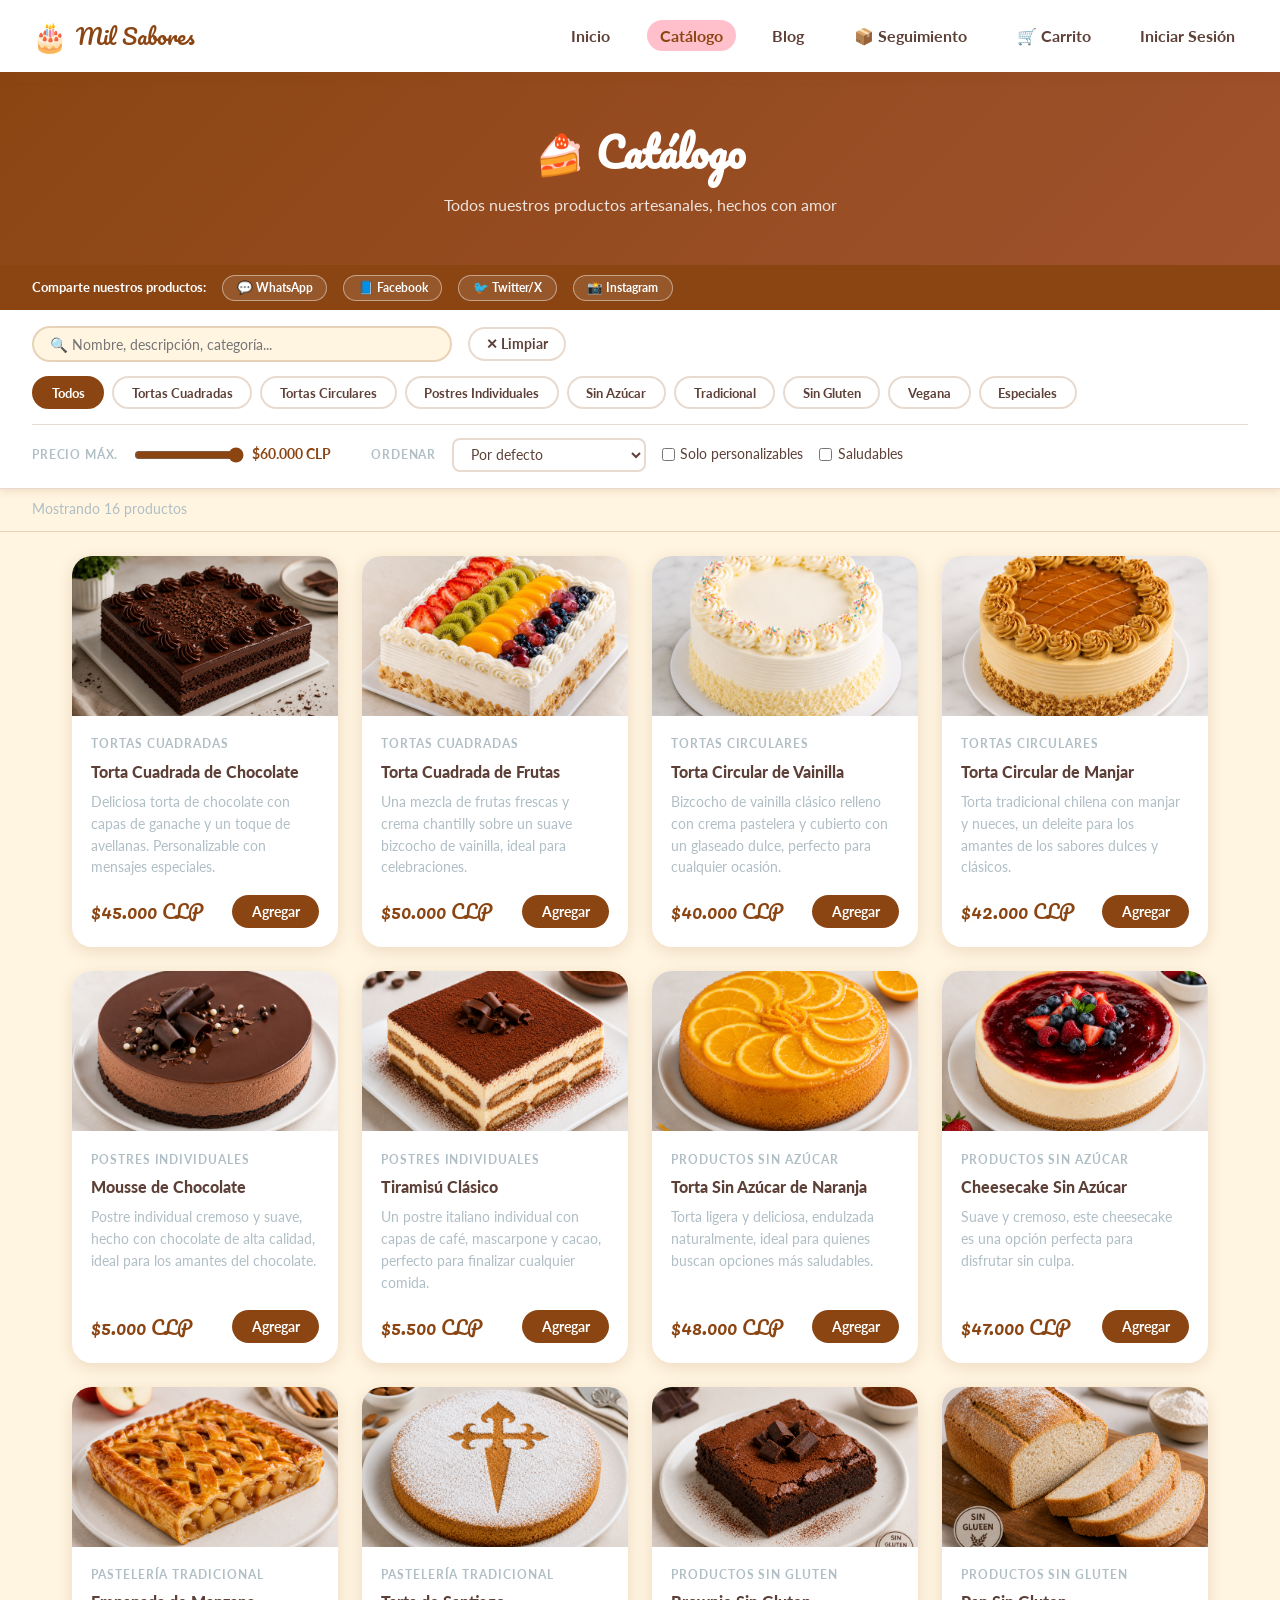
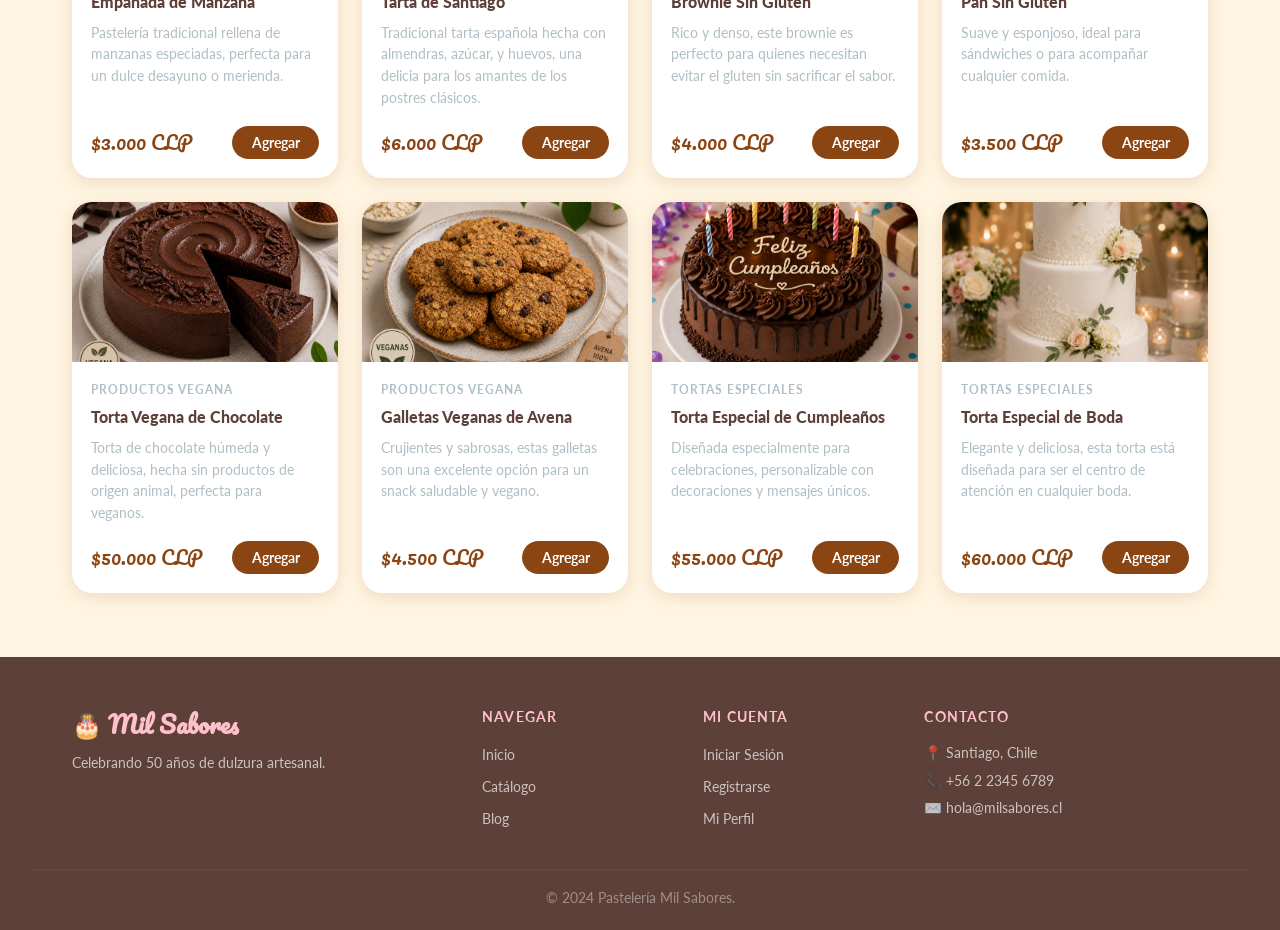
<file: pages/catalogo.html>
<!DOCTYPE html>
<html lang="es">
<head>
  <meta charset="UTF-8" />
  <meta name="viewport" content="width=device-width, initial-scale=1.0" />
  <title>Catálogo | Pastelería Mil Sabores</title>
  <link rel="preconnect" href="https://fonts.googleapis.com" />
  <link rel="preconnect" href="https://fonts.gstatic.com" crossorigin />
  <link href="https://fonts.googleapis.com/css2?family=Pacifico&family=Lato:wght@300;400;700;900&display=swap" rel="stylesheet" />
  <link rel="stylesheet" href="../css/styles.css" />
  <link rel="icon" type="image/jpeg" href="../assets/favicon.jpg" />
  <style>
    /* ── Barra de filtros ── */
    .catalog-filters {
      background: var(--white);
      border-bottom: 1px solid var(--border);
      padding: 1rem 2rem;
      position: sticky;
      top: 64px;
      z-index: 100;
      box-shadow: 0 2px 8px var(--shadow);
    }

    /* Búsqueda */
    .filter-search-row {
      display: flex;
      align-items: center;
      gap: 1rem;
      margin-bottom: 0.9rem;
      flex-wrap: wrap;
    }

    .filter-search-row .search-input {
      flex: 1;
      max-width: 420px;
      min-width: 180px;
    }

    /* Chips de categoría */
    .chips-scroll {
      display: flex;
      gap: 0.5rem;
      overflow-x: auto;
      scrollbar-width: none;
      padding-bottom: 2px;
    }
    .chips-scroll::-webkit-scrollbar { display: none; }

    .chip {
      flex-shrink: 0;
      padding: 0.4rem 1.1rem;
      border-radius: 50px;
      border: 2px solid var(--border);
      background: transparent;
      font-family: 'Lato', sans-serif;
      font-weight: 700;
      font-size: 0.83rem;
      cursor: pointer;
      color: var(--text-dark);
      transition: background 0.18s, border-color 0.18s, color 0.18s;
      white-space: nowrap;
    }
    .chip:hover {
      background: var(--bg-cream);
      border-color: var(--chocolate);
    }
    .chip.active {
      background: var(--chocolate);
      border-color: var(--chocolate);
      color: var(--white);
    }

    /* Fila secundaria: precio, orden, especiales */
    .filter-secondary {
      display: flex;
      gap: 1rem;
      align-items: center;
      flex-wrap: wrap;
      margin-top: 0.8rem;
      padding-top: 0.8rem;
      border-top: 1px solid var(--border);
    }

    .filter-label {
      font-size: 0.75rem;
      font-weight: 700;
      text-transform: uppercase;
      letter-spacing: 0.07em;
      color: var(--text-light);
      white-space: nowrap;
    }

    .price-range { display: flex; align-items: center; gap: 0.5rem; font-size: 0.88rem; }
    .price-range input[type=range] { width: 110px; accent-color: var(--chocolate); }

    .filter-secondary select {
      padding: 0.38rem 0.8rem;
      border-radius: 8px;
      border: 2px solid var(--border);
      font-family: 'Lato', sans-serif;
      font-size: 0.85rem;
      background: var(--white);
      color: var(--text-dark);
      cursor: pointer;
    }

    .filter-secondary label {
      display: flex;
      align-items: center;
      gap: 0.35rem;
      font-size: 0.85rem;
      cursor: pointer;
      white-space: nowrap;
    }

    /* Barra de resultados */
    .results-bar {
      display: flex;
      justify-content: space-between;
      align-items: center;
      padding: 0.65rem 2rem;
      background: var(--bg-cream);
      font-size: 0.85rem;
      color: var(--text-light);
      flex-wrap: wrap;
      gap: 0.5rem;
      border-bottom: 1px solid var(--border);
    }

    /* Share bar */
    .share-bar {
      background: var(--chocolate);
      padding: 0.6rem 2rem;
      display: flex;
      align-items: center;
      gap: 1rem;
      flex-wrap: wrap;
    }
    .share-bar span { color: white; font-size: 0.83rem; font-weight: 700; }
    .share-bar button {
      padding: 0.28rem 0.85rem;
      border-radius: 20px;
      border: 1.5px solid rgba(255,255,255,0.45);
      background: rgba(255,255,255,0.1);
      color: white;
      font-size: 0.78rem;
      font-weight: 700;
      cursor: pointer;
      font-family: 'Lato', sans-serif;
      transition: background 0.2s;
    }
    .share-bar button:hover { background: rgba(255,255,255,0.25); }

    /* Responsive */
    @media (max-width: 600px) {
      .catalog-filters { padding: 0.8rem 1rem; }
      .results-bar { padding: 0.6rem 1rem; }
      .filter-secondary { gap: 0.7rem; }
    }
  </style>
</head>
<body>

  <nav class="navbar">
    <div class="nav-brand">
      <span class="brand-logo">🎂</span>
      <a href="../index.html" class="brand-name">Mil Sabores</a>
    </div>
    <ul class="nav-links">
      <li><a href="../index.html">Inicio</a></li>
      <li><a href="catalogo.html" class="active">Catálogo</a></li>
      <li><a href="blog.html">Blog</a></li>
      <li><a href="seguimiento.html">📦 Seguimiento</a></li>
      <li><a href="carrito.html">🛒 Carrito <span class="cart-badge" id="cartBadge">0</span></a></li>
      <li><a href="login.html" id="navAuthLink">Iniciar Sesión</a></li>
    </ul>
    <button class="nav-toggle" onclick="document.querySelector('.nav-links').classList.toggle('open')">☰</button>
  </nav>

  <div class="page-header">
    <h1>🍰 Catálogo</h1>
    <p>Todos nuestros productos artesanales, hechos con amor</p>
  </div>

  <!-- BANNER DESCUENTO -->
  <div id="discountBanner" style="display:none"></div>

  <!-- SHARE BAR -->
  <div class="share-bar">
    <span>Comparte nuestros productos:</span>
    <button onclick="shareNet('whatsapp')">💬 WhatsApp</button>
    <button onclick="shareNet('facebook')">📘 Facebook</button>
    <button onclick="shareNet('twitter')">🐦 Twitter/X</button>
    <button onclick="shareNet('instagram')">📸 Instagram</button>
  </div>

  <!-- FILTROS -->
  <div class="catalog-filters">

    <!-- Búsqueda -->
    <div class="filter-search-row">
      <input
        type="text"
        class="search-input"
        id="searchInput"
        placeholder="🔍 Nombre, descripción, categoría..."
        oninput="filterProducts()"
      />
      <button class="filter-btn" onclick="clearFilters()">✕ Limpiar</button>
    </div>

    <!-- Chips de categoría -->
    <div class="chips-scroll" id="categoryChips"></div>

    <!-- Precio, orden, especiales -->
    <div class="filter-secondary">
      <span class="filter-label">Precio máx.</span>
      <div class="price-range">
        <input type="range" id="priceRange" min="3000" max="60000" step="1000" value="60000"
          oninput="updatePriceLabel(); filterProducts()" />
        <span id="priceLabel" style="font-weight:700;color:var(--chocolate);min-width:95px">$60.000 CLP</span>
      </div>

      <span class="filter-label" style="margin-left:0.5rem">Ordenar</span>
      <select id="sortSelect" onchange="filterProducts()">
        <option value="default">Por defecto</option>
        <option value="price-asc">Precio: menor a mayor</option>
        <option value="price-desc">Precio: mayor a menor</option>
        <option value="name-asc">Nombre A–Z</option>
        <option value="custom">Personalizables primero</option>
      </select>

      <label>
        <input type="checkbox" id="filterCustom" onchange="filterProducts()" /> Solo personalizables
      </label>
      <label>
        <input type="checkbox" id="filterHealthy" onchange="filterProducts()" /> Saludables
      </label>
    </div>
  </div>

  <!-- BARRA RESULTADOS -->
  <div class="results-bar">
    <span id="resultsCount">Mostrando todos los productos</span>
    <span id="discountNote"></span>
  </div>

  <!-- GRID -->
  <div class="container" style="padding: 1.5rem 2rem 4rem">
    <div id="productsGrid" class="products-grid"></div>
    <div id="emptyState" class="empty-state" style="display:none">
      <div class="empty-state-icon">🔍</div>
      <h3>Sin resultados</h3>
      <p>No encontramos productos con ese criterio. Prueba ajustando los filtros.</p>
      <button class="btn btn-secondary" onclick="clearFilters()" style="margin-top:1rem">Limpiar filtros</button>
    </div>
  </div>

  <footer class="footer">
    <div class="container footer-grid">
      <div>
        <h4 class="footer-brand">🎂 Mil Sabores</h4>
        <p>Celebrando 50 años de dulzura artesanal.</p>
      </div>
      <div>
        <h5>Navegar</h5>
        <ul>
          <li><a href="../index.html">Inicio</a></li>
          <li><a href="catalogo.html">Catálogo</a></li>
          <li><a href="blog.html">Blog</a></li>
        </ul>
      </div>
      <div>
        <h5>Mi Cuenta</h5>
        <ul>
          <li><a href="login.html">Iniciar Sesión</a></li>
          <li><a href="registro.html">Registrarse</a></li>
          <li><a href="perfil.html">Mi Perfil</a></li>
        </ul>
      </div>
      <div>
        <h5>Contacto</h5>
        <p>📍 Santiago, Chile</p>
        <p>📞 +56 2 2345 6789</p>
        <p>✉️ hola@milsabores.cl</p>
      </div>
    </div>
    <div class="footer-bottom"><p>© 2024 Pastelería Mil Sabores.</p></div>
  </footer>

  <script src="../js/data.js"></script>
  <script src="../js/cart.js"></script>
  <script src="../js/auth.js"></script>
  <script src="../js/app.js"></script>
  <script>
    let activeCategory = 'all';
    const healthyCats = ['sin-azucar', 'sin-gluten', 'vegana'];

    window.addEventListener('DOMContentLoaded', () => {
      const params = new URLSearchParams(window.location.search);
      const catParam = params.get('cat');
      if (catParam) activeCategory = catParam;
      renderChips();
      filterProducts();
      renderDiscountBanner();
    });

    /* ── Chips ── */
    function renderChips() {
      document.getElementById('categoryChips').innerHTML = categories.map(cat => `
        <button
          class="chip${cat.id === activeCategory ? ' active' : ''}"
          onclick="setCategory('${cat.id}')"
        >${cat.label}</button>
      `).join('');
    }

    function setCategory(catId) {
      activeCategory = catId;
      renderChips();
      filterProducts();
      /* scroll suave al grid */
      document.getElementById('productsGrid').scrollIntoView({ behavior: 'smooth', block: 'start' });
    }

    /* ── Precio ── */
    function updatePriceLabel() {
      const val = parseInt(document.getElementById('priceRange').value);
      document.getElementById('priceLabel').textContent = '$' + val.toLocaleString('es-CL') + ' CLP';
    }

    /* ── Limpiar ── */
    function clearFilters() {
      activeCategory = 'all';
      document.getElementById('searchInput').value = '';
      document.getElementById('priceRange').value = 60000;
      document.getElementById('sortSelect').value = 'default';
      document.getElementById('filterCustom').checked = false;
      document.getElementById('filterHealthy').checked = false;
      updatePriceLabel();
      renderChips();
      filterProducts();
    }

    /* ── Filtrar y renderizar ── */
    function filterProducts() {
      const query   = document.getElementById('searchInput').value.toLowerCase().trim();
      const maxPrice  = parseInt(document.getElementById('priceRange').value);
      const sort    = document.getElementById('sortSelect').value;
      const onlyCustom = document.getElementById('filterCustom').checked;
      const onlyHealthy = document.getElementById('filterHealthy').checked;
      const user    = getUser();
      const discountPct = getUserDiscountPct(user);

      let filtered = [...products];

      if (activeCategory !== 'all')
        filtered = filtered.filter(p => p.category === activeCategory);
      if (query)
        filtered = filtered.filter(p =>
          p.name.toLowerCase().includes(query) ||
          p.desc.toLowerCase().includes(query) ||
          p.catLabel.toLowerCase().includes(query)
        );
      filtered = filtered.filter(p => p.price <= maxPrice);
      if (onlyCustom)  filtered = filtered.filter(p => p.customizable);
      if (onlyHealthy) filtered = filtered.filter(p => healthyCats.includes(p.category));

      if (sort === 'price-asc')  filtered.sort((a,b) => a.price - b.price);
      else if (sort === 'price-desc') filtered.sort((a,b) => b.price - a.price);
      else if (sort === 'name-asc')  filtered.sort((a,b) => a.name.localeCompare(b.name));
      else if (sort === 'custom')   filtered.sort((a,b) => (b.customizable?1:0) - (a.customizable?1:0));

      const grid  = document.getElementById('productsGrid');
      const empty = document.getElementById('emptyState');
      const count = document.getElementById('resultsCount');

      count.textContent = filtered.length === 0
        ? 'Sin resultados'
        : `Mostrando ${filtered.length} producto${filtered.length !== 1 ? 's' : ''}`;

      const discNote = document.getElementById('discountNote');
      discNote.textContent = discountPct > 0 ? `🏷️ Descuento del ${discountPct}% aplicado` : '';
      discNote.style.cssText = 'color:var(--chocolate);font-weight:700';

      if (filtered.length === 0) {
        grid.innerHTML = '';
        empty.style.display = 'block';
      } else {
        empty.style.display = 'none';
        grid.innerHTML = filtered.map(p => renderProductCard(p, discountPct)).join('');
      }
    }

    function getUserDiscountPct(user) {
      if (!user) return 0;
      if (user.birthYear && (new Date().getFullYear() - user.birthYear >= 50)) return 50;
      if (user.codigoFelices50) return 10;
      return 0;
    }

    function renderDiscountBanner() {
      const user = getUser();
      if (!user) return;
      const pct = getUserDiscountPct(user);
      const banner = document.getElementById('discountBanner');
      let msg = '';
      if (typeof isINACAPBirthday === 'function' && isINACAPBirthday(user)) {
        banner.style.cssText = 'display:block;background:var(--rosa);color:var(--chocolate);text-align:center;padding:0.9rem;font-weight:700;';
        msg = `🎂 ¡Feliz Cumpleaños ${user.name.split(' ')[0]}! Tu torta especial de cumpleaños es GRATIS hoy 🎉`;
      } else if (pct > 0) {
        banner.style.cssText = 'display:block;background:var(--chocolate);color:white;text-align:center;padding:0.9rem;font-weight:700;';
        msg = `🎉 ¡Hola ${user.name.split(' ')[0]}! Tienes un ${pct}% de descuento activo en todos los productos`;
      }
      banner.textContent = msg;
    }

    function shareNet(network) {
      const text = '🎂 ¡Descubre los deliciosos productos artesanales de Pastelería Mil Sabores! Tortas, postres y más con 50 años de tradición.';
      const url  = 'https://milsabores.cl/catalogo';
      const urls = {
        whatsapp: 'https://wa.me/?text=' + encodeURIComponent(text + ' ' + url),
        facebook: 'https://www.facebook.com/sharer/sharer.php?u=' + encodeURIComponent(url) + '&quote=' + encodeURIComponent(text),
        twitter:  'https://twitter.com/intent/tweet?text=' + encodeURIComponent(text) + '&url=' + encodeURIComponent(url),
      };
      if (network === 'instagram') {
        navigator.clipboard.writeText(text + ' ' + url)
          .then(() => showToast('📋 Link copiado — pégalo en tu historia de Instagram'));
      } else {
        window.open(urls[network], '_blank', 'width=600,height=400');
      }
    }
  </script>
</body>
</html>
</file>
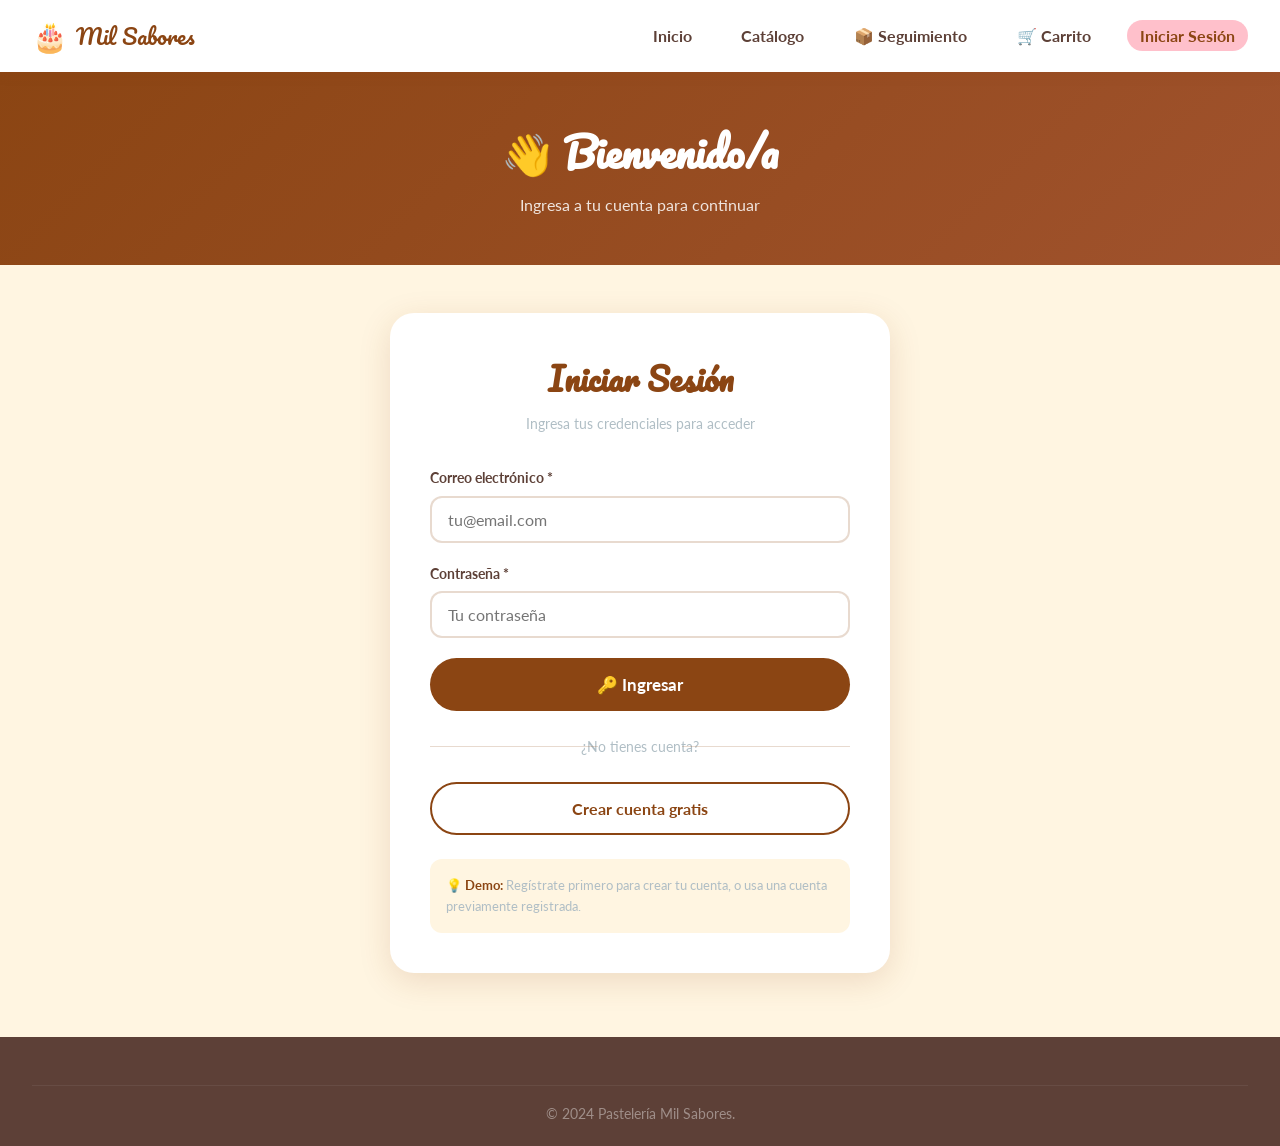
<file: pages/login.html>
<!DOCTYPE html>
<html lang="es">
<head>
  <meta charset="UTF-8" />
  <meta name="viewport" content="width=device-width, initial-scale=1.0" />
  <title>Iniciar Sesión | Pastelería Mil Sabores</title>
  <link rel="preconnect" href="https://fonts.googleapis.com" />
  <link rel="preconnect" href="https://fonts.gstatic.com" crossorigin />
  <link href="https://fonts.googleapis.com/css2?family=Pacifico&family=Lato:wght@300;400;700;900&display=swap" rel="stylesheet" />
  <link rel="stylesheet" href="../css/styles.css" />
  <link rel="icon" type="image/jpeg" href="../assets/favicon.jpg" />
</head>
<body>

  <nav class="navbar">
    <div class="nav-brand">
      <span class="brand-logo">🎂</span>
      <a href="../index.html" class="brand-name">Mil Sabores</a>
    </div>
    <ul class="nav-links">
      <li><a href="../index.html">Inicio</a></li>
      <li><a href="catalogo.html">Catálogo</a></li>
      <li><a href="seguimiento.html">📦 Seguimiento</a></li>
      <li><a href="carrito.html">🛒 Carrito <span class="cart-badge" id="cartBadge">0</span></a></li>
      <li><a href="login.html" id="navAuthLink" class="active">Iniciar Sesión</a></li>
    </ul>
  </nav>

  <div class="page-header">
    <h1>👋 Bienvenido/a</h1>
    <p>Ingresa a tu cuenta para continuar</p>
  </div>

  <div class="container" style="padding: 3rem 2rem 4rem">
    <div class="form-card">
      <h2 class="form-title">Iniciar Sesión</h2>
      <p class="form-subtitle">Ingresa tus credenciales para acceder</p>

      <div id="alertBox" class="alert" role="alert"></div>

      <form id="loginForm" novalidate>
        <div class="form-group">
          <label for="email">Correo electrónico *</label>
          <input type="email" id="email" placeholder="tu@email.com" required />
          <div class="error-msg" id="err-email">Ingresa un correo válido</div>
        </div>

        <div class="form-group">
          <label for="password">Contraseña *</label>
          <input type="password" id="password" placeholder="Tu contraseña" required />
          <div class="error-msg" id="err-pass">La contraseña es obligatoria</div>
        </div>

        <button type="submit" class="btn btn-primary btn-block" style="font-size:1.05rem;padding:1rem;margin-bottom:1rem">
          🔑 Ingresar
        </button>
      </form>

      <div class="form-divider">¿No tienes cuenta?</div>
      <a href="registro.html" class="btn btn-outline btn-block" style="text-align:center">Crear cuenta gratis</a>

      <!-- DEMO credentials notice -->
      <div style="margin-top:1.5rem;padding:1rem;background:var(--bg-cream);border-radius:12px;font-size:0.82rem;color:var(--text-light);">
        <strong style="color:var(--chocolate);">💡 Demo:</strong> Regístrate primero para crear tu cuenta, o usa una cuenta previamente registrada.
      </div>
    </div>
  </div>

  <footer class="footer">
    <div class="footer-bottom"><p>© 2024 Pastelería Mil Sabores.</p></div>
  </footer>

  <script src="../js/data.js"></script>
  <script src="../js/cart.js"></script>
  <script src="../js/auth.js"></script>
  <script src="../js/app.js"></script>
  <script>
    window.addEventListener('DOMContentLoaded', () => {
      // Si ya está logueado, redirigir
      if (getUser()) window.location.href = 'perfil.html';
    });

    function showError(id, show) {
      document.getElementById(id).style.display = show ? 'block' : 'none';
    }

    function showAlert(msg, type) {
      const box = document.getElementById('alertBox');
      box.className = 'alert alert-' + type;
      box.textContent = msg;
      box.style.display = 'block';
    }

    document.getElementById('loginForm').addEventListener('submit', (e) => {
      e.preventDefault();
      let valid = true;

      const email = document.getElementById('email').value.trim();
      const password = document.getElementById('password').value;

      const emailRegex = /^[^\s@]+@[^\s@]+\.[^\s@]+$/;
      if (!email || !emailRegex.test(email)) { showError('err-email', true); valid = false; } else showError('err-email', false);
      if (!password) { showError('err-pass', true); valid = false; } else showError('err-pass', false);

      if (!valid) return;

      const users = JSON.parse(localStorage.getItem('ms_users') || '[]');
      const user = users.find(u => u.email === email && u.password === password);

      if (!user) {
        showAlert('❌ Correo o contraseña incorrectos. ¿No tienes cuenta? Regístrate.', 'error');
        return;
      }

      setUser(user);
      showAlert('✅ ¡Bienvenido/a de vuelta, ' + user.name.split(' ')[0] + '!', 'success');
      updateNavAuth();

      // Verificar cumpleaños INACAP
      if (isINACAPBirthday(user)) {
        setTimeout(() => showAlert('🎂 ¡Feliz Cumpleaños! Tu torta especial de cumpleaños es GRATIS hoy 🎉', 'success'), 500);
      }

      setTimeout(() => window.location.href = 'perfil.html', 1500);
    });
  </script>
</body>
</html>
</file>
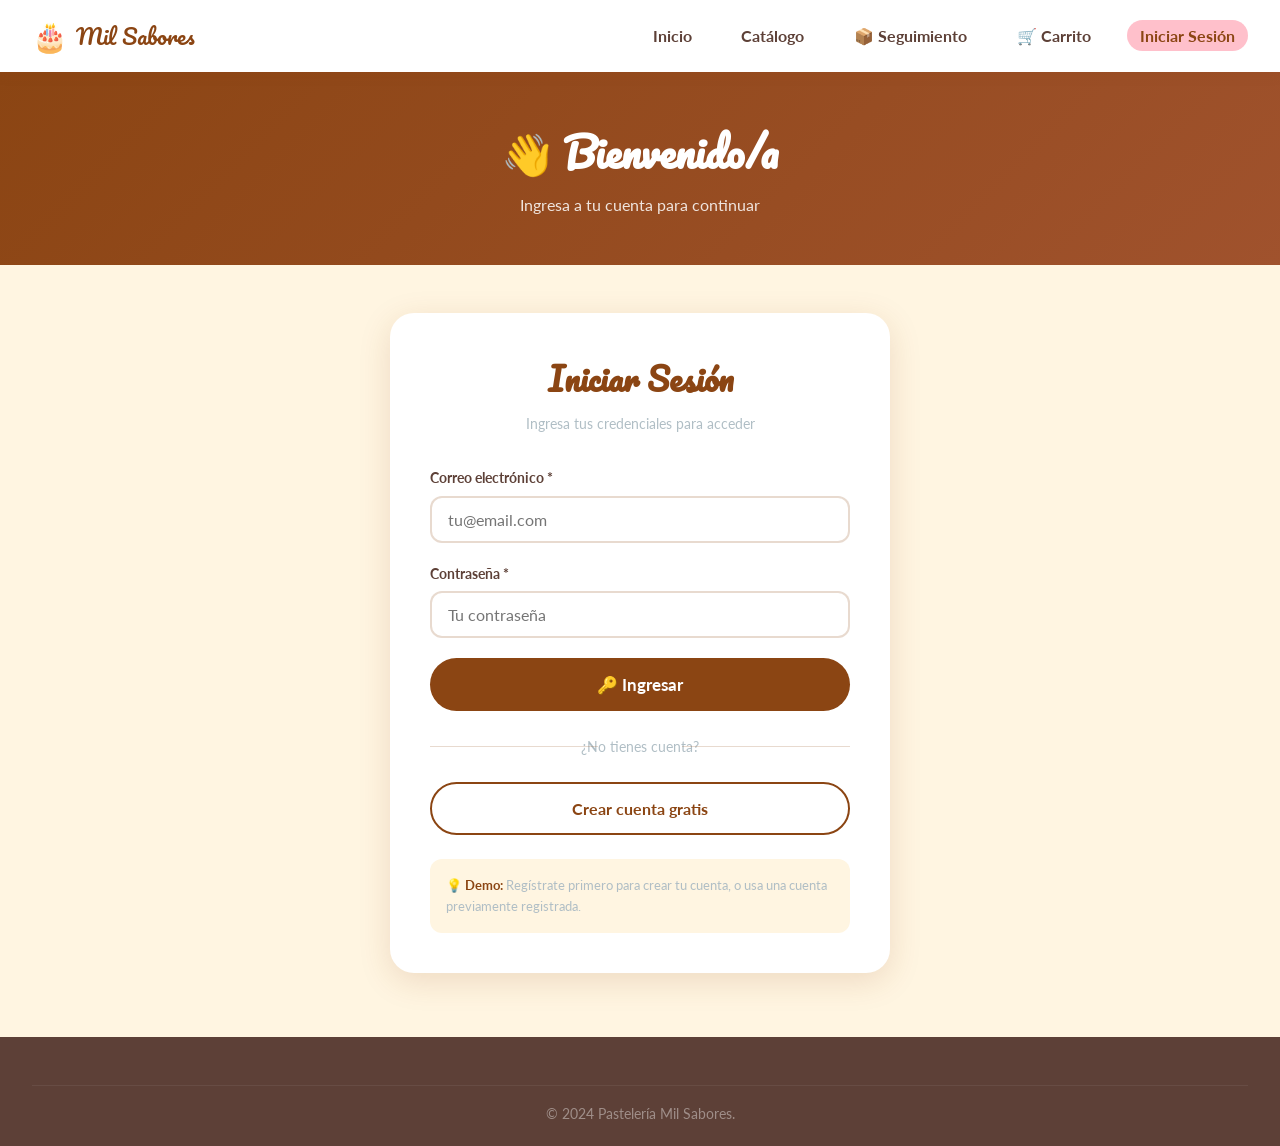
<file: pages/perfil.html>
<!DOCTYPE html>
<html lang="es">
<head>
  <meta charset="UTF-8" />
  <meta name="viewport" content="width=device-width, initial-scale=1.0" />
  <title>Mi Perfil | Pastelería Mil Sabores</title>
  <link rel="preconnect" href="https://fonts.googleapis.com" />
  <link rel="preconnect" href="https://fonts.gstatic.com" crossorigin />
  <link href="https://fonts.googleapis.com/css2?family=Pacifico&family=Lato:wght@300;400;700;900&display=swap" rel="stylesheet" />
  <link rel="stylesheet" href="../css/styles.css" />
  <link rel="icon" type="image/jpeg" href="../assets/favicon.jpg" />
  <style>
    .tabs { display:flex; gap:0; border-bottom:2px solid var(--border); margin-bottom:2rem; }
    .tab-btn {
      padding:0.7rem 1.4rem;
      border:none;
      background:transparent;
      font-family:'Lato',sans-serif;
      font-weight:700;
      font-size:0.92rem;
      cursor:pointer;
      color:var(--text-light);
      border-bottom:3px solid transparent;
      margin-bottom:-2px;
      transition:color 0.2s, border-color 0.2s;
    }
    .tab-btn.active { color:var(--chocolate); border-bottom-color:var(--chocolate); }
    .tab-panel { display:none; }
    .tab-panel.active { display:block; }

    /* Timeline seguimiento */
    .tracking-timeline {
      position:relative;
      padding:1rem 0;
    }
    .tracking-timeline::before {
      content:'';
      position:absolute;
      left:24px;
      top:0; bottom:0;
      width:3px;
      background:var(--border);
    }
    .tracking-step {
      display:flex;
      align-items:flex-start;
      gap:1.2rem;
      padding:0.8rem 0;
      position:relative;
    }
    .tracking-dot {
      width:50px; height:50px;
      border-radius:50%;
      border:3px solid var(--border);
      background:white;
      display:flex;
      align-items:center;
      justify-content:center;
      font-size:1.3rem;
      flex-shrink:0;
      z-index:1;
      transition:all 0.3s;
    }
    .tracking-dot.done { border-color:var(--chocolate); background:var(--chocolate); }
    .tracking-dot.current { border-color:var(--chocolate); background:var(--rosa); animation:pulse 1.5s ease-in-out infinite; }
    .tracking-dot.pending { opacity:0.4; }
    @keyframes pulse {
      0%,100% { box-shadow:0 0 0 0 rgba(139,69,19,0.3); }
      50% { box-shadow:0 0 0 10px rgba(139,69,19,0); }
    }
    .tracking-info { flex:1; padding-top:0.3rem; }
    .tracking-title { font-weight:900; color:var(--text-dark); font-size:0.95rem; }
    .tracking-title.active { color:var(--chocolate); }
    .tracking-desc { font-size:0.82rem; color:var(--text-light); margin-top:0.2rem; }
    .tracking-time { font-size:0.75rem; color:var(--text-light); margin-top:0.2rem; font-style:italic; }
  </style>
</head>
<body>

  <nav class="navbar">
    <div class="nav-brand">
      <span class="brand-logo">🎂</span>
      <a href="../index.html" class="brand-name">Mil Sabores</a>
    </div>
    <ul class="nav-links">
      <li><a href="../index.html">Inicio</a></li>
      <li><a href="catalogo.html">Catálogo</a></li>
      <li><a href="blog.html">Blog</a></li>
      <li><a href="seguimiento.html">📦 Seguimiento</a></li>
      <li><a href="carrito.html">🛒 Carrito <span class="cart-badge" id="cartBadge">0</span></a></li>
      <li><a href="perfil.html" id="navAuthLink" class="active">Mi Perfil</a></li>
    </ul>
    <button class="nav-toggle" onclick="document.querySelector('.nav-links').classList.toggle('open')">☰</button>
  </nav>

  <div id="profileContent"></div>

  <footer class="footer" style="margin-top:4rem">
    <div class="footer-bottom"><p>© 2024 Pastelería Mil Sabores. Todos los derechos reservados.</p></div>
  </footer>

  <script src="../js/data.js"></script>
  <script src="../js/cart.js"></script>
  <script src="../js/auth.js"></script>
  <script src="../js/app.js"></script>
  <script>
    window.addEventListener('DOMContentLoaded', () => {
      const user = getUser();
      if (!user) { window.location.href = 'login.html'; return; }
      renderProfile(user);
    });

    function renderProfile(user) {
      const age = user.birthYear ? new Date().getFullYear() - user.birthYear : null;
      const discPct = age >= 50 ? 50 : user.codigoFelices50 ? 10 : 0;
      const discBadge = discPct > 0
        ? `<span class="profile-badge">${discPct === 50 ? '🎉 50% descuento (+50 años)' : '🏷️ 10% descuento FELICES50'}</span>`
        : '';
      const inacapBadge = user.emailINACAP
        ? `<span class="profile-badge" style="background:var(--rosa);color:var(--chocolate);margin-left:0.4rem">🎓 INACAP</span>` : '';

      const bdayAlert = isINACAPBirthday(user)
        ? `<div style="background:var(--rosa);color:var(--chocolate);text-align:center;padding:1rem;font-weight:700;border-radius:12px;margin-bottom:1.5rem">
             🎂 ¡Feliz Cumpleaños ${user.name.split(' ')[0]}! Tu torta especial es GRATIS hoy 🎉
             <a href="catalogo.html?cat=especiales" class="btn btn-primary btn-sm" style="margin-left:1rem">Reclamar ahora</a>
           </div>` : '';

      document.getElementById('profileContent').innerHTML = `
        <div class="page-header">
          <h1>👤 Mi Perfil</h1>
          <p>Gestiona tu cuenta y pedidos</p>
        </div>

        <div class="container" style="padding:2rem 2rem">
          ${bdayAlert}

          <div class="profile-header">
            <div class="profile-avatar">👤</div>
            <div class="profile-name">${user.name}</div>
            <div style="color:var(--text-light);font-size:0.88rem;margin:0.3rem 0">${user.email}</div>
            ${discBadge}${inacapBadge}
          </div>

          <!-- TABS -->
          <div class="tabs">
            <button class="tab-btn active" onclick="showTab('info')">👤 Mi Información</button>
            <button class="tab-btn" onclick="showTab('pedidos')">📦 Mis Pedidos</button>
            <button class="tab-btn" onclick="showTab('recomendados')">⭐ Para Ti</button>
          </div>

          <!-- TAB: INFO -->
          <div class="tab-panel active" id="tab-info">
            <div style="max-width:540px">
              <div id="infoView" style="background:var(--white);border-radius:16px;padding:1.5rem;box-shadow:0 2px 8px var(--shadow)">
                <div style="display:grid;gap:0.8rem;margin-bottom:1.2rem">
                  <div><strong>Nombre:</strong> ${user.name}</div>
                  <div><strong>Email:</strong> ${user.email}</div>
                  <div><strong>Teléfono:</strong> ${user.phone || '—'}</div>
                  <div><strong>Dirección:</strong> ${user.address || '—'}</div>
                  <div><strong>Fecha de nacimiento:</strong> ${user.birthdate || '—'}</div>
                  <div><strong>Preferencias:</strong> ${user.preferences || '—'}</div>
                  <div><strong>Miembro desde:</strong> ${new Date(user.createdAt).toLocaleDateString('es-CL',{year:'numeric',month:'long',day:'numeric'})}</div>
                  ${user.codigoFelices50 ? '<div style="color:var(--success);font-weight:700">✅ Código FELICES50 activo</div>' : ''}
                </div>
                <div style="display:flex;gap:0.8rem;flex-wrap:wrap">
                  <button class="btn btn-secondary btn-sm" onclick="showEditForm()">✏️ Editar</button>
                  <button class="btn btn-outline btn-sm" onclick="logout()" style="color:var(--error);border-color:var(--error)">🚪 Cerrar sesión</button>
                </div>
              </div>

              <div id="infoEdit" style="display:none;background:var(--white);border-radius:16px;padding:1.5rem;box-shadow:0 2px 8px var(--shadow)">
                <div id="editAlert" class="alert"></div>
                <div class="form-group"><label>Nombre completo</label><input type="text" id="editName" value="${user.name}" /></div>
                <div class="form-group"><label>Teléfono</label><input type="tel" id="editPhone" value="${user.phone||''}" placeholder="+56 9 1234 5678"/></div>
                <div class="form-group"><label>Dirección</label><input type="text" id="editAddress" value="${user.address||''}" placeholder="Calle, número, ciudad"/></div>
                <div class="form-group">
                  <label>Preferencias</label>
                  <select id="editPref">
                    <option value="">Sin preferencia</option>
                    <option value="tortas" ${user.preferences==='tortas'?'selected':''}>Tortas</option>
                    <option value="postres" ${user.preferences==='postres'?'selected':''}>Postres</option>
                    <option value="vegano" ${user.preferences==='vegano'?'selected':''}>Vegano</option>
                    <option value="sin-gluten" ${user.preferences==='sin-gluten'?'selected':''}>Sin gluten</option>
                    <option value="sin-azucar" ${user.preferences==='sin-azucar'?'selected':''}>Sin azúcar</option>
                    <option value="tradicional" ${user.preferences==='tradicional'?'selected':''}>Tradicional</option>
                  </select>
                </div>
                <div style="display:flex;gap:0.8rem">
                  <button class="btn btn-primary btn-sm" onclick="saveEdit()">💾 Guardar cambios</button>
                  <button class="btn btn-outline btn-sm" onclick="cancelEdit()">Cancelar</button>
                </div>
              </div>
            </div>
          </div>

          <!-- TAB: PEDIDOS -->
          <div class="tab-panel" id="tab-pedidos">
            <div id="ordersList"></div>
          </div>

          <!-- TAB: RECOMENDADOS -->
          <div class="tab-panel" id="tab-recomendados">
            <p style="color:var(--text-light);margin-bottom:1.5rem">Productos seleccionados según tus preferencias</p>
            <div class="products-grid" id="recommendedGrid"></div>
          </div>
        </div>
      `;

      renderOrders(user);
      renderRecommended(user, discPct);
    }

    function renderOrders(user) {
      const orders = user.orders || [];
      const container = document.getElementById('ordersList');
      if (!orders.length) {
        container.innerHTML = `
          <div class="empty-state" style="padding:3rem">
            <div class="empty-state-icon">📦</div>
            <h3>Sin pedidos aún</h3>
            <p>Realiza tu primer pedido desde el catálogo</p>
            <a href="catalogo.html" class="btn btn-primary" style="margin-top:1rem">Ir al Catálogo</a>
          </div>`;
        return;
      }

      container.innerHTML = orders.map(order => {
        const statusSteps = [
          { key:'recibido', icon:'✅', label:'Pedido recibido', desc:'Tu pedido fue registrado en nuestro sistema.' },
          { key:'preparando', icon:'👨‍🍳', label:'Preparando', desc:'Nuestros reposteros están preparando tu pedido con cariño.' },
          { key:'listo', icon:'📦', label:'Listo para despacho', desc:'Tu pedido está listo y esperando al repartidor.' },
          { key:'enviado', icon:'🚚', label:'En despacho', desc:'Tu pedido está en camino a tu dirección.' },
          { key:'entregado', icon:'🏠', label:'Entregado', desc:'¡Pedido entregado! Esperamos que lo disfrutes mucho.' },
        ];

        const statusOrder = ['recibido','preparando','listo','enviado','entregado'];
        const currentIdx = statusOrder.indexOf(order.status === 'preparando' ? 'preparando' : order.status) ?? 0;
        // 'recibido' siempre done, current = order.status
        const effectiveIdx = Math.max(1, currentIdx + 1); // at least "preparando" reached

        const timelineHtml = statusSteps.map((step, i) => {
          const stepNum = i; // 0=recibido, 1=preparando ...
          let cls = 'pending';
          if (stepNum < effectiveIdx) cls = 'done';
          else if (stepNum === effectiveIdx) cls = 'current';
          const titleCls = stepNum <= effectiveIdx ? 'active' : '';
          return `
            <div class="tracking-step">
              <div class="tracking-dot ${cls}">${cls === 'done' ? '✓' : step.icon}</div>
              <div class="tracking-info">
                <div class="tracking-title ${titleCls}">${step.label}</div>
                <div class="tracking-desc">${step.desc}</div>
                ${stepNum <= effectiveIdx ? `<div class="tracking-time">${stepNum === 0 ? new Date(order.createdAt).toLocaleString('es-CL') : stepNum < effectiveIdx ? 'Completado' : 'En proceso...'}</div>` : ''}
              </div>
            </div>`;
        }).join('');

        return `
          <div style="background:var(--white);border-radius:20px;padding:1.5rem;box-shadow:0 4px 16px var(--shadow);margin-bottom:1.5rem">
            <div style="display:flex;justify-content:space-between;align-items:flex-start;flex-wrap:wrap;gap:0.5rem;margin-bottom:1rem">
              <div>
                <div style="font-family:'Pacifico',cursive;color:var(--chocolate);font-size:1.1rem">${order.id}</div>
                <div style="font-size:0.82rem;color:var(--text-light)">${new Date(order.createdAt).toLocaleDateString('es-CL',{year:'numeric',month:'long',day:'numeric'})}</div>
              </div>
              <div style="text-align:right">
                <div style="font-family:'Pacifico',cursive;color:var(--chocolate)">${formatPrice(order.total)}</div>
                <a href="boleta.html?order=${order.id}" class="btn btn-secondary btn-sm" style="margin-top:0.4rem">🧾 Ver Boleta</a>
              </div>
            </div>

            <!-- Productos -->
            <div style="margin-bottom:1rem;padding:0.8rem;background:var(--bg-cream);border-radius:10px;font-size:0.88rem">
              ${order.items.map(i=>`<span>${i.emoji||'🎂'} ${i.name} ×${i.qty}</span>`).join(' &nbsp;·&nbsp; ')}
            </div>

            <!-- Entrega -->
            <div style="display:flex;gap:1.5rem;flex-wrap:wrap;font-size:0.85rem;color:var(--text-dark);margin-bottom:1rem">
              <span>📅 Entrega: <strong>${order.deliveryDate}</strong></span>
              <span>🕐 <strong>${order.deliveryTime || '—'}</strong></span>
              <span>📍 <strong>${order.deliveryAddress}</strong></span>
            </div>

            <!-- Timeline seguimiento -->
            <details>
              <summary style="cursor:pointer;font-weight:700;color:var(--chocolate);font-size:0.9rem;margin-bottom:0.5rem;list-style:none">
                🔍 Ver seguimiento detallado ▼
              </summary>
              <div class="tracking-timeline" style="margin-top:1rem">
                ${timelineHtml}
              </div>
            </details>

            <!-- Compartir -->
            <div style="margin-top:1rem;padding-top:1rem;border-top:1px solid var(--border);display:flex;gap:0.5rem;flex-wrap:wrap;align-items:center">
              <span style="font-size:0.8rem;color:var(--text-light)">Compartir pedido:</span>
              <button class="btn btn-outline btn-sm" onclick="shareOrder('${order.id}','whatsapp')">💬</button>
              <button class="btn btn-outline btn-sm" onclick="shareOrder('${order.id}','facebook')">📘</button>
              <button class="btn btn-outline btn-sm" onclick="shareOrder('${order.id}','twitter')">🐦</button>
              <button class="btn btn-outline btn-sm" onclick="shareOrder('${order.id}','instagram')">📸</button>
            </div>
          </div>`;
      }).join('');
    }

    function renderRecommended(user, discPct) {
      const pref = user.preferences;
      const catMap = {
        tortas:['tortas-cuadradas','tortas-circulares','especiales'],
        postres:['postres-individuales'],
        vegano:['vegana'],
        'sin-gluten':['sin-gluten'],
        'sin-azucar':['sin-azucar'],
        tradicional:['tradicional']
      };
      let rec = products;
      if (pref && catMap[pref]) rec = products.filter(p => catMap[pref].includes(p.category));
      document.getElementById('recommendedGrid').innerHTML = rec.slice(0,4).map(p => renderProductCard(p, discPct)).join('');
    }

    function showTab(name) {
      document.querySelectorAll('.tab-panel').forEach(el => el.classList.remove('active'));
      document.querySelectorAll('.tab-btn').forEach(el => el.classList.remove('active'));
      document.getElementById('tab-'+name).classList.add('active');
      event.target.classList.add('active');
    }

    function showEditForm() {
      document.getElementById('infoView').style.display = 'none';
      document.getElementById('infoEdit').style.display = 'block';
    }
    function cancelEdit() {
      document.getElementById('infoView').style.display = 'block';
      document.getElementById('infoEdit').style.display = 'none';
    }
    function saveEdit() {
      const user = getUser();
      const name = document.getElementById('editName').value.trim();
      if (!name) { showToast('El nombre no puede estar vacío'); return; }
      user.name = name;
      user.phone = document.getElementById('editPhone').value.trim();
      user.address = document.getElementById('editAddress').value.trim();
      user.preferences = document.getElementById('editPref').value;
      setUser(user);
      const users = JSON.parse(localStorage.getItem('ms_users')||'[]');
      const idx = users.findIndex(u=>u.email===user.email);
      if (idx>=0) { users[idx]=user; localStorage.setItem('ms_users',JSON.stringify(users)); }
      showToast('✅ Perfil actualizado');
      renderProfile(user);
    }

    function shareOrder(orderId, network) {
      const user = getUser();
      const order = (user.orders||[]).find(o=>o.id===orderId);
      if (!order) return;
      const text = '🎂 ¡Acabo de pedir en Pastelería Mil Sabores! '+order.items.map(i=>i.emoji+' '+i.name).join(', ')+' 😍';
      const url = 'https://milsabores.cl';
      const urls = {
        whatsapp:'https://wa.me/?text='+encodeURIComponent(text+' '+url),
        facebook:'https://www.facebook.com/sharer/sharer.php?u='+encodeURIComponent(url)+'&quote='+encodeURIComponent(text),
        twitter:'https://twitter.com/intent/tweet?text='+encodeURIComponent(text)+'&url='+encodeURIComponent(url),
      };
      if (network==='instagram') navigator.clipboard.writeText(text+' '+url).then(()=>showToast('📋 Copiado para Instagram'));
      else window.open(urls[network],'_blank','width=600,height=400');
    }
  </script>
</body>
</html>
</file>
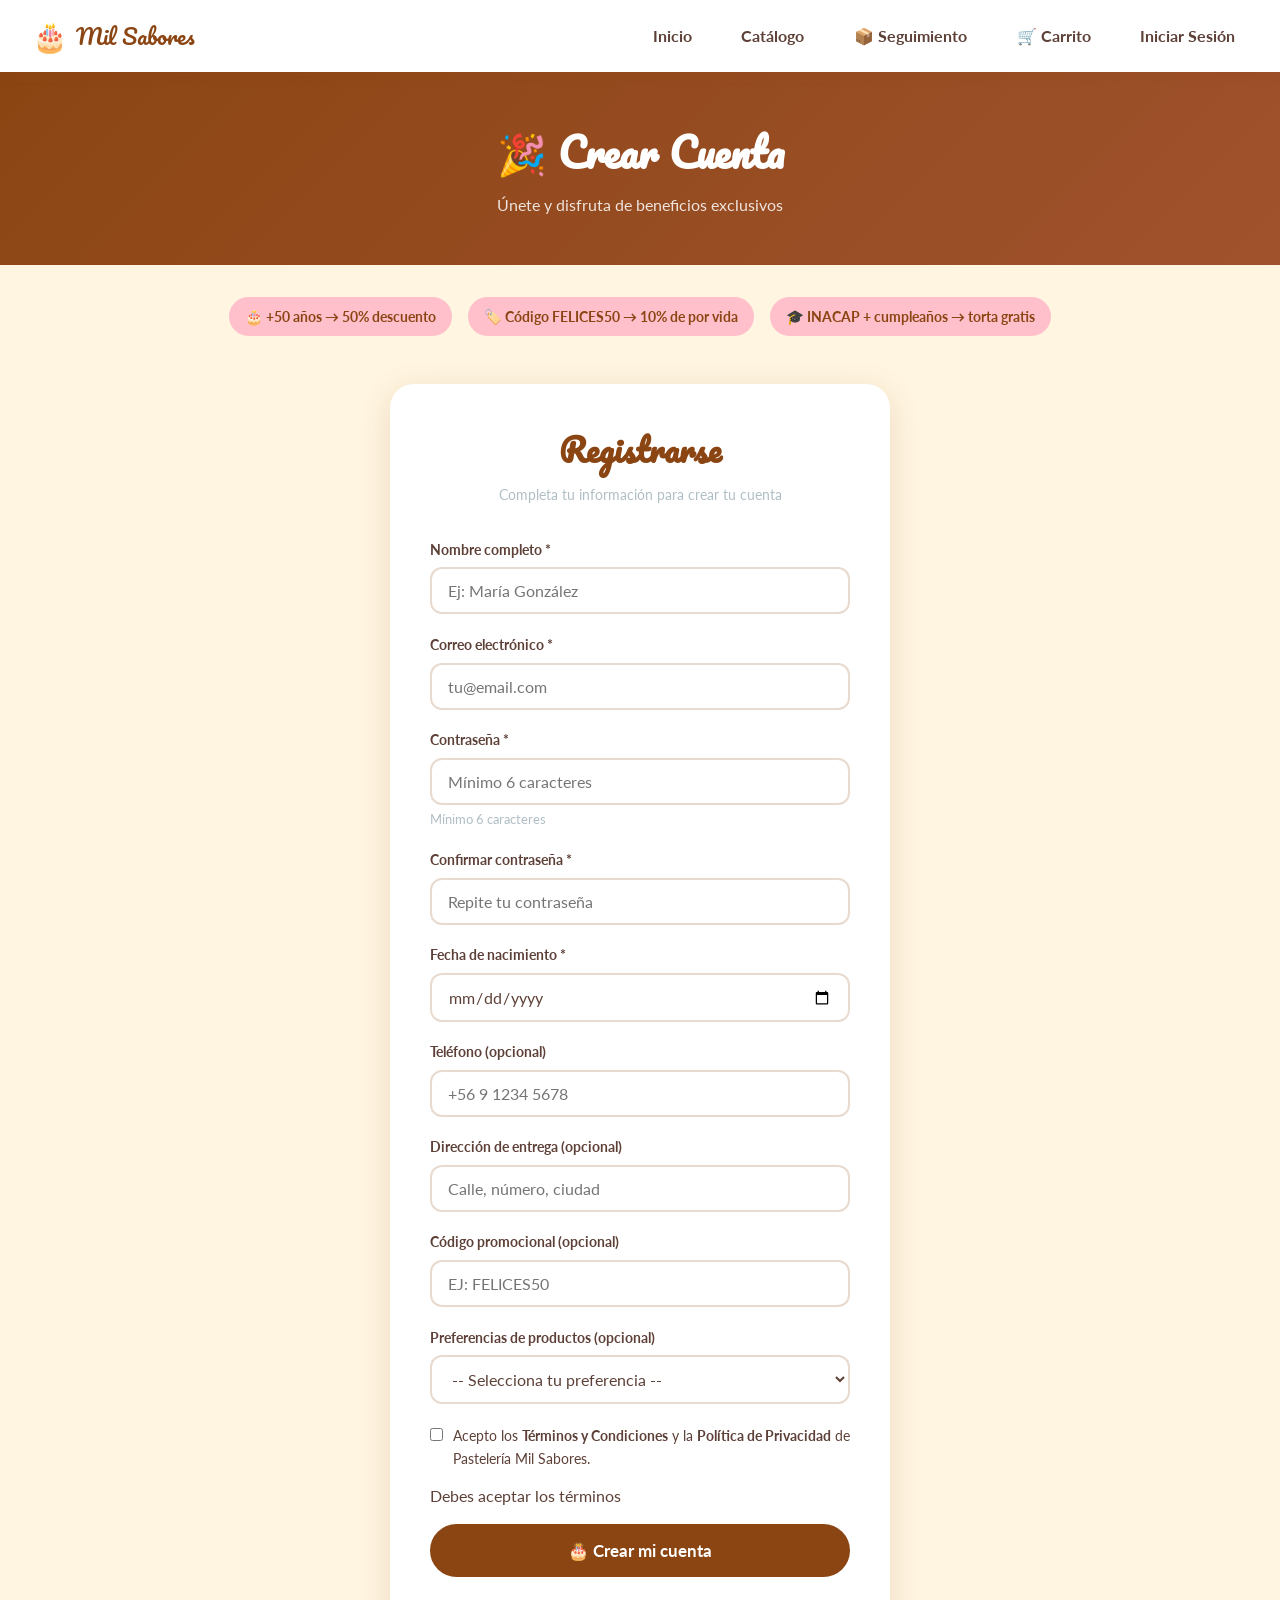
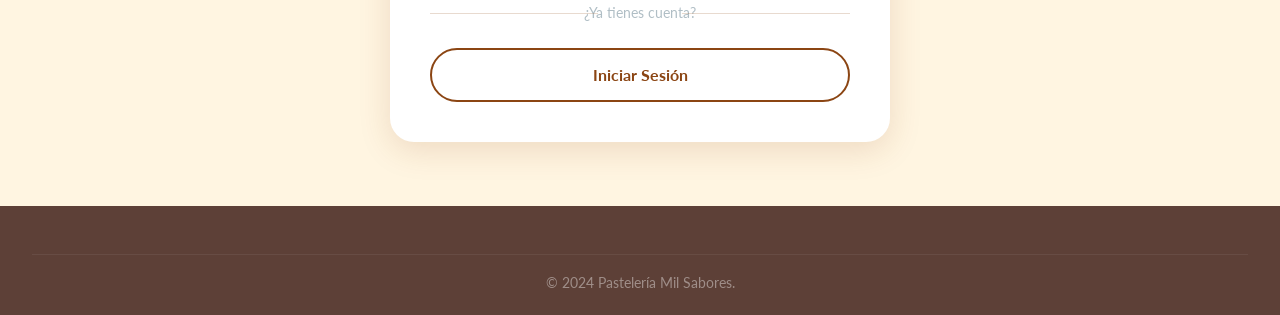
<file: pages/registro.html>
<!DOCTYPE html>
<html lang="es">
<head>
  <meta charset="UTF-8" />
  <meta name="viewport" content="width=device-width, initial-scale=1.0" />
  <title>Registro | Pastelería Mil Sabores</title>
  <link rel="preconnect" href="https://fonts.googleapis.com" />
  <link rel="preconnect" href="https://fonts.gstatic.com" crossorigin />
  <link href="https://fonts.googleapis.com/css2?family=Pacifico&family=Lato:wght@300;400;700;900&display=swap" rel="stylesheet" />
  <link rel="stylesheet" href="../css/styles.css" />
  <link rel="icon" type="image/jpeg" href="../assets/favicon.jpg" />
</head>
<body>

  <nav class="navbar">
    <div class="nav-brand">
      <span class="brand-logo">🎂</span>
      <a href="../index.html" class="brand-name">Mil Sabores</a>
    </div>
    <ul class="nav-links">
      <li><a href="../index.html">Inicio</a></li>
      <li><a href="catalogo.html">Catálogo</a></li>
      <li><a href="seguimiento.html">📦 Seguimiento</a></li>
      <li><a href="carrito.html">🛒 Carrito <span class="cart-badge" id="cartBadge">0</span></a></li>
      <li><a href="login.html" id="navAuthLink">Iniciar Sesión</a></li>
    </ul>
  </nav>

  <div class="page-header">
    <h1>🎉 Crear Cuenta</h1>
    <p>Únete y disfruta de beneficios exclusivos</p>
  </div>

  <!-- BENEFICIOS -->
  <section class="section" style="padding:2rem 0 0">
    <div class="container">
      <div style="display:flex;flex-wrap:wrap;gap:1rem;justify-content:center;margin-bottom:2rem;">
        <div class="badge" style="font-size:0.9rem;padding:0.5rem 1rem;">🎂 +50 años → 50% descuento</div>
        <div class="badge" style="font-size:0.9rem;padding:0.5rem 1rem;">🏷️ Código FELICES50 → 10% de por vida</div>
        <div class="badge" style="font-size:0.9rem;padding:0.5rem 1rem;">🎓 INACAP + cumpleaños → torta gratis</div>
      </div>
    </div>
  </section>

  <div class="container" style="padding: 1rem 2rem 4rem">
    <div class="form-card">
      <h2 class="form-title">Registrarse</h2>
      <p class="form-subtitle">Completa tu información para crear tu cuenta</p>

      <div id="alertBox" class="alert" role="alert"></div>

      <form id="registerForm" novalidate>

        <!-- NOMBRE -->
        <div class="form-group">
          <label for="fullName">Nombre completo *</label>
          <input type="text" id="fullName" placeholder="Ej: María González" required />
          <div class="error-msg" id="err-name">El nombre es obligatorio</div>
        </div>

        <!-- EMAIL -->
        <div class="form-group">
          <label for="email">Correo electrónico *</label>
          <input type="email" id="email" placeholder="tu@email.com" required oninput="checkINACAPEmail()" />
          <div class="hint" id="inacapHint" style="display:none;color:var(--chocolate);font-weight:700">
            ✅ Correo institucional INACAP detectado — ¡torta gratis en tu cumpleaños!
          </div>
          <div class="error-msg" id="err-email">Ingresa un correo válido</div>
        </div>

        <!-- CONTRASEÑA -->
        <div class="form-group">
          <label for="password">Contraseña *</label>
          <input type="password" id="password" placeholder="Mínimo 6 caracteres" required />
          <div class="hint">Mínimo 6 caracteres</div>
          <div class="error-msg" id="err-pass">La contraseña debe tener al menos 6 caracteres</div>
        </div>

        <!-- CONFIRMAR CONTRASEÑA -->
        <div class="form-group">
          <label for="confirmPass">Confirmar contraseña *</label>
          <input type="password" id="confirmPass" placeholder="Repite tu contraseña" required />
          <div class="error-msg" id="err-confirm">Las contraseñas no coinciden</div>
        </div>

        <!-- FECHA NACIMIENTO -->
        <div class="form-group">
          <label for="birthdate">Fecha de nacimiento *</label>
          <input type="date" id="birthdate" required oninput="checkAge()" />
          <div class="hint" id="ageHint"></div>
          <div class="error-msg" id="err-birth">La fecha de nacimiento es obligatoria</div>
        </div>

        <!-- TELÉFONO -->
        <div class="form-group">
          <label for="phone">Teléfono (opcional)</label>
          <input type="tel" id="phone" placeholder="+56 9 1234 5678" />
        </div>

        <!-- DIRECCIÓN -->
        <div class="form-group">
          <label for="address">Dirección de entrega (opcional)</label>
          <input type="text" id="address" placeholder="Calle, número, ciudad" />
        </div>

        <!-- CÓDIGO PROMOCIONAL -->
        <div class="form-group">
          <label for="promoCode">Código promocional (opcional)</label>
          <input type="text" id="promoCode" placeholder="Ej: FELICES50" oninput="checkPromoCode()" style="text-transform:uppercase" />
          <div class="hint" id="promoHint"></div>
        </div>

        <!-- PREFERENCIAS -->
        <div class="form-group">
          <label for="preferences">Preferencias de productos (opcional)</label>
          <select id="preferences">
            <option value="">-- Selecciona tu preferencia --</option>
            <option value="tortas">Tortas</option>
            <option value="postres">Postres individuales</option>
            <option value="vegano">Productos veganos</option>
            <option value="sin-gluten">Productos sin gluten</option>
            <option value="sin-azucar">Productos sin azúcar</option>
            <option value="tradicional">Pastelería tradicional</option>
          </select>
        </div>

        <!-- TÉRMINOS -->
        <div class="form-group" style="display:flex;align-items:flex-start;gap:0.6rem;">
          <input type="checkbox" id="terms" style="margin-top:4px;width:auto;" required />
          <label for="terms" style="font-weight:400;font-size:0.9rem;">
            Acepto los <strong>Términos y Condiciones</strong> y la <strong>Política de Privacidad</strong> de Pastelería Mil Sabores.
          </label>
        </div>
        <div class="error-msg" id="err-terms" style="margin-top:-0.8rem;margin-bottom:1rem;">Debes aceptar los términos</div>

        <button type="submit" class="btn btn-primary btn-block" style="font-size:1.05rem;padding:1rem">
          🎂 Crear mi cuenta
        </button>
      </form>

      <div class="form-divider">¿Ya tienes cuenta?</div>
      <a href="login.html" class="btn btn-outline btn-block" style="text-align:center">Iniciar Sesión</a>
    </div>
  </div>

  <footer class="footer">
    <div class="footer-bottom"><p>© 2024 Pastelería Mil Sabores.</p></div>
  </footer>

  <script src="../js/data.js"></script>
  <script src="../js/cart.js"></script>
  <script src="../js/auth.js"></script>
  <script src="../js/app.js"></script>
  <script>
    function checkINACAPEmail() {
      const email = document.getElementById('email').value.toLowerCase();
      const hint = document.getElementById('inacapHint');
      // Correos institucionales INACAP terminan en @inacapmail.cl o @inacap.cl
      const isINACAP = email.endsWith('@inacapmail.cl') || email.endsWith('@inacap.cl');
      hint.style.display = isINACAP ? 'block' : 'none';
    }

    function checkAge() {
      const val = document.getElementById('birthdate').value;
      const hint = document.getElementById('ageHint');
      if (!val) { hint.textContent = ''; return; }
      const birth = new Date(val);
      const age = Math.floor((Date.now() - birth) / (365.25 * 24 * 3600 * 1000));
      if (age >= 50) {
        hint.style.color = 'var(--chocolate)';
        hint.style.fontWeight = '700';
        hint.textContent = `🎉 Tienes ${age} años — ¡recibirás un 50% de descuento en todos los productos!`;
      } else {
        hint.style.color = 'var(--text-light)';
        hint.style.fontWeight = '400';
        hint.textContent = `Edad: ${age} años`;
      }
    }

    function checkPromoCode() {
      const code = document.getElementById('promoCode').value.toUpperCase();
      const hint = document.getElementById('promoHint');
      if (code === 'FELICES50') {
        hint.style.color = 'var(--chocolate)';
        hint.style.fontWeight = '700';
        hint.textContent = '✅ Código válido — ¡10% de descuento de por vida!';
      } else if (code.length > 0) {
        hint.style.color = 'var(--error)';
        hint.style.fontWeight = '700';
        hint.textContent = '❌ Código no válido';
      } else {
        hint.textContent = '';
      }
    }

    function showError(id, show) {
      document.getElementById(id).style.display = show ? 'block' : 'none';
    }

    function showAlert(msg, type) {
      const box = document.getElementById('alertBox');
      box.className = 'alert alert-' + type;
      box.textContent = msg;
      box.style.display = 'block';
      box.scrollIntoView({ behavior: 'smooth', block: 'center' });
    }

    document.getElementById('registerForm').addEventListener('submit', (e) => {
      e.preventDefault();
      let valid = true;

      const name = document.getElementById('fullName').value.trim();
      const email = document.getElementById('email').value.trim();
      const password = document.getElementById('password').value;
      const confirmPass = document.getElementById('confirmPass').value;
      const birthdate = document.getElementById('birthdate').value;
      const phone = document.getElementById('phone').value.trim();
      const address = document.getElementById('address').value.trim();
      const promoCode = document.getElementById('promoCode').value.toUpperCase().trim();
      const preferences = document.getElementById('preferences').value;
      const terms = document.getElementById('terms').checked;

      // Validaciones
      if (!name) { showError('err-name', true); valid = false; } else showError('err-name', false);

      const emailRegex = /^[^\s@]+@[^\s@]+\.[^\s@]+$/;
      if (!email || !emailRegex.test(email)) { showError('err-email', true); valid = false; } else showError('err-email', false);

      if (password.length < 6) { showError('err-pass', true); valid = false; } else showError('err-pass', false);
      if (password !== confirmPass) { showError('err-confirm', true); valid = false; } else showError('err-confirm', false);
      if (!birthdate) { showError('err-birth', true); valid = false; } else showError('err-birth', false);
      if (!terms) { showError('err-terms', true); valid = false; } else showError('err-terms', false);

      if (!valid) {
        showAlert('Por favor corrige los errores antes de continuar.', 'error');
        return;
      }

      // Verificar si ya existe cuenta
      const users = JSON.parse(localStorage.getItem('ms_users') || '[]');
      if (users.find(u => u.email === email)) {
        showAlert('Ya existe una cuenta con ese correo electrónico.', 'error');
        return;
      }

      const birthYear = new Date(birthdate).getFullYear();
      const isINACAP = email.endsWith('@inacapmail.cl') || email.endsWith('@inacap.cl');

      const user = {
        id: Date.now(),
        name,
        email,
        password, // En producción se hashea — aquí es demo educativo
        birthdate,
        birthYear,
        phone,
        address,
        preferences,
        codigoFelices50: promoCode === 'FELICES50',
        emailINACAP: isINACAP,
        orders: [],
        createdAt: new Date().toISOString()
      };

      users.push(user);
      localStorage.setItem('ms_users', JSON.stringify(users));
      setUser(user);

      // Mensaje de bienvenida personalizado
      let welcomeMsg = `✅ ¡Bienvenida/o ${name}! Tu cuenta fue creada con éxito.`;
      const age = new Date().getFullYear() - birthYear;
      if (age >= 50) welcomeMsg += ' 🎉 Tienes 50% de descuento en todos nuestros productos.';
      if (promoCode === 'FELICES50') welcomeMsg += ' 🏷️ Código FELICES50 activado — 10% de descuento permanente.';
      if (isINACAP) welcomeMsg += ' 🎓 Correo INACAP verificado — torta gratis en tu cumpleaños.';

      showAlert(welcomeMsg, 'success');
      updateNavAuth();
      updateCartBadge();

      setTimeout(() => window.location.href = 'catalogo.html', 2500);
    });
  </script>
</body>
</html>
</file>
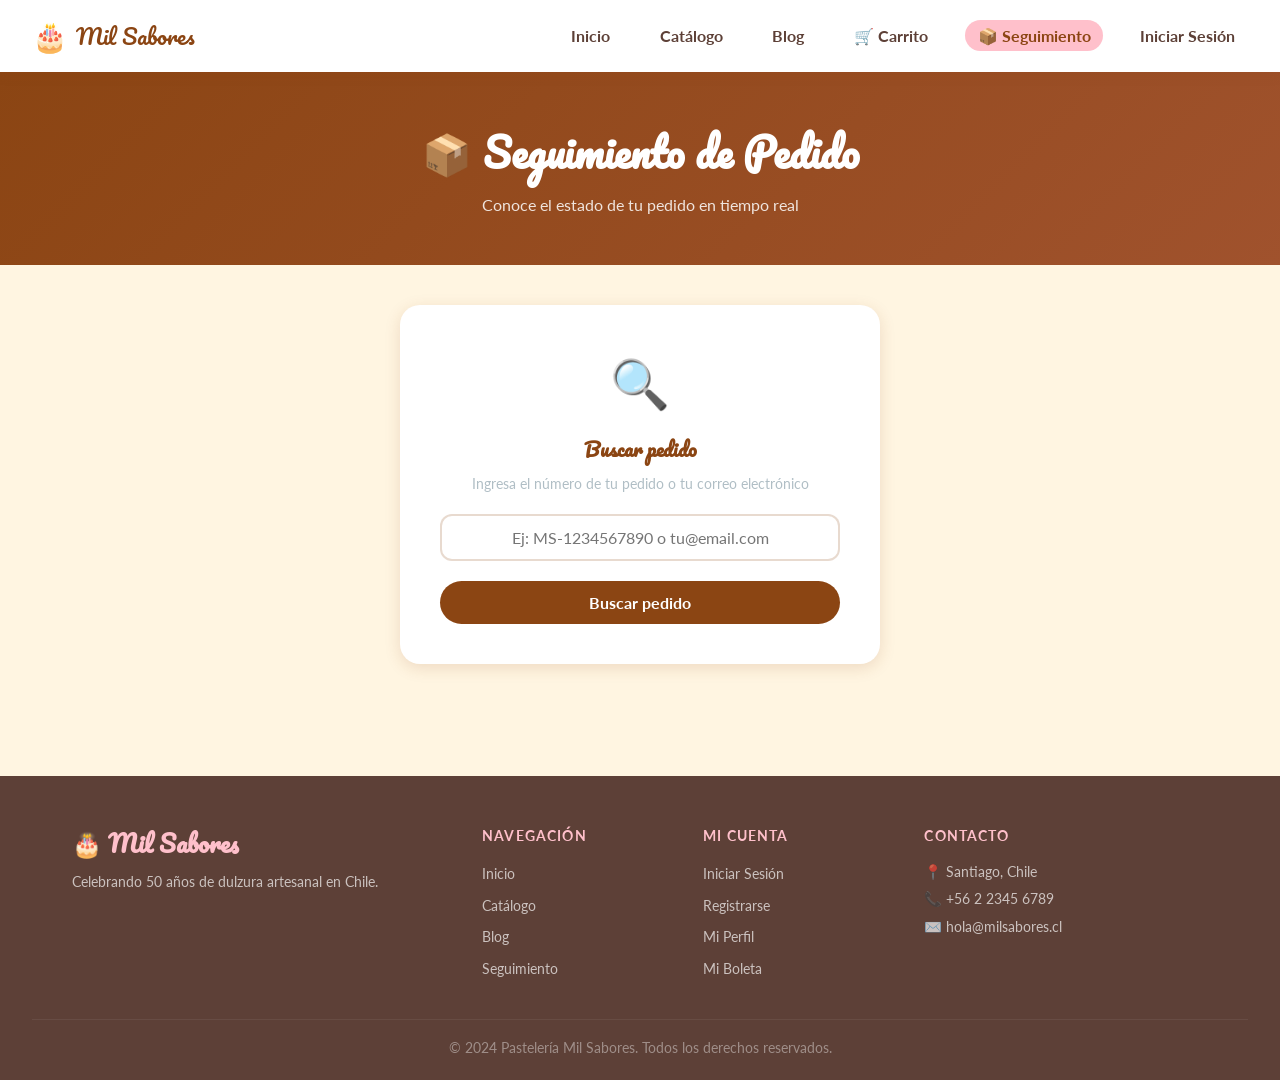
<file: pages/seguimiento.html>
<!DOCTYPE html>
<html lang="es">
<head>
  <meta charset="UTF-8" />
  <meta name="viewport" content="width=device-width, initial-scale=1.0" />
  <title>Seguimiento de Pedido | Pastelería Mil Sabores</title>
  <link rel="preconnect" href="https://fonts.googleapis.com" />
  <link rel="preconnect" href="https://fonts.gstatic.com" crossorigin />
  <link href="https://fonts.googleapis.com/css2?family=Pacifico&family=Lato:wght@300;400;700;900&display=swap" rel="stylesheet" />
  <link rel="stylesheet" href="../css/styles.css" />
  <link rel="icon" type="image/jpeg" href="../assets/favicon.jpg" />
  <style>
    .tracking-card {
      background: var(--white);
      border-radius: 24px;
      box-shadow: 0 8px 32px var(--shadow);
      overflow: hidden;
      max-width: 720px;
      margin: 0 auto;
    }

    .tracking-card-header {
      background: linear-gradient(135deg, var(--chocolate), #a0522d);
      color: white;
      padding: 2rem 2.5rem;
      display: flex;
      justify-content: space-between;
      align-items: flex-start;
      flex-wrap: wrap;
      gap: 1rem;
    }

    .tracking-card-header h2 {
      font-family: 'Pacifico', cursive;
      font-size: 1.5rem;
      margin-bottom: 0.3rem;
    }

    .tracking-card-header p { opacity: 0.85; font-size: 0.88rem; }

    .status-pill {
      display: inline-block;
      padding: 0.4rem 1.2rem;
      border-radius: 50px;
      font-weight: 700;
      font-size: 0.85rem;
    }

    .status-preparando { background: #fff3e0; color: #e65100; }
    .status-listo      { background: #e3f2fd; color: #1565c0; }
    .status-enviado    { background: #ede7f6; color: #4527a0; }
    .status-entregado  { background: #e8f5e9; color: #2e7d32; }

    .tracking-body { padding: 2rem 2.5rem; }

    /* Timeline vertical */
    .v-timeline { position: relative; padding-left: 60px; }
    .v-timeline::before {
      content: '';
      position: absolute;
      left: 23px;
      top: 10px;
      bottom: 10px;
      width: 4px;
      background: var(--border);
      border-radius: 2px;
    }

    .v-step {
      position: relative;
      margin-bottom: 2rem;
    }
    .v-step:last-child { margin-bottom: 0; }

    .v-dot {
      position: absolute;
      left: -48px;
      top: 4px;
      width: 46px;
      height: 46px;
      border-radius: 50%;
      border: 4px solid var(--border);
      background: white;
      display: flex;
      align-items: center;
      justify-content: center;
      font-size: 1.2rem;
      z-index: 1;
      transition: all 0.4s;
    }

    .v-dot.done {
      border-color: var(--chocolate);
      background: var(--chocolate);
      color: white;
    }

    .v-dot.current {
      border-color: var(--chocolate);
      background: var(--rosa);
      animation: glow 1.6s ease-in-out infinite;
    }

    .v-dot.pending { opacity: 0.35; }

    @keyframes glow {
      0%, 100% { box-shadow: 0 0 0 0 rgba(139,69,19,0.35); }
      50%       { box-shadow: 0 0 0 10px rgba(139,69,19,0); }
    }

    /* Progress bar on timeline line */
    .v-timeline .progress-line {
      position: absolute;
      left: -37px;
      top: 10px;
      width: 4px;
      background: var(--chocolate);
      border-radius: 2px;
      transition: height 0.6s ease;
    }

    .v-step-title {
      font-weight: 900;
      font-size: 1rem;
      color: var(--text-dark);
      margin-bottom: 0.2rem;
    }
    .v-step-title.active { color: var(--chocolate); }
    .v-step-desc { font-size: 0.87rem; color: var(--text-light); line-height: 1.5; }
    .v-step-time { font-size: 0.78rem; color: var(--chocolate); font-weight: 700; margin-top: 0.3rem; }

    .eta-box {
      background: linear-gradient(135deg, #fff8f0, var(--bg-cream));
      border: 2px solid var(--rosa);
      border-radius: 16px;
      padding: 1.2rem 1.5rem;
      margin-top: 2rem;
      display: flex;
      align-items: center;
      gap: 1rem;
    }
    .eta-icon { font-size: 2.5rem; flex-shrink: 0; }
    .eta-label { font-size: 0.8rem; color: var(--text-light); }
    .eta-value { font-family: 'Pacifico', cursive; color: var(--chocolate); font-size: 1.2rem; }

    .search-order-box {
      background: var(--white);
      border-radius: 20px;
      padding: 2.5rem;
      box-shadow: 0 4px 16px var(--shadow);
      max-width: 480px;
      margin: 0 auto 2rem;
      text-align: center;
    }
  </style>
</head>
<body>

  <nav class="navbar">
    <div class="nav-brand">
      <span class="brand-logo">🎂</span>
      <a href="../index.html" class="brand-name">Mil Sabores</a>
    </div>
    <ul class="nav-links">
      <li><a href="../index.html">Inicio</a></li>
      <li><a href="catalogo.html">Catálogo</a></li>
      <li><a href="blog.html">Blog</a></li>
      <li><a href="carrito.html">🛒 Carrito <span class="cart-badge" id="cartBadge">0</span></a></li>
      <li><a href="seguimiento.html" class="active">📦 Seguimiento</a></li>
      <li><a href="login.html" id="navAuthLink">Iniciar Sesión</a></li>
    </ul>
    <button class="nav-toggle" onclick="document.querySelector('.nav-links').classList.toggle('open')">☰</button>
  </nav>

  <div class="page-header">
    <h1>📦 Seguimiento de Pedido</h1>
    <p>Conoce el estado de tu pedido en tiempo real</p>
  </div>

  <div class="container" style="padding: 2.5rem 2rem 5rem">

    <!-- BUSCAR PEDIDO -->
    <div class="search-order-box">
      <div style="font-size:3rem;margin-bottom:0.8rem">🔍</div>
      <h3 style="font-family:'Pacifico',cursive;color:var(--chocolate);margin-bottom:0.5rem">Buscar pedido</h3>
      <p style="font-size:0.88rem;color:var(--text-light);margin-bottom:1.2rem">
        Ingresa el número de tu pedido o tu correo electrónico
      </p>
      <div class="form-group">
        <input type="text" id="searchOrderInput" placeholder="Ej: MS-1234567890 o tu@email.com"
               style="text-align:center" onkeydown="if(event.key==='Enter') buscarPedido()" />
      </div>
      <button class="btn btn-primary btn-block" onclick="buscarPedido()">Buscar pedido</button>
      <div id="searchError" style="display:none;color:var(--error);font-size:0.85rem;margin-top:0.8rem;font-weight:700"></div>
    </div>

    <!-- RESULTADO SEGUIMIENTO -->
    <div id="trackingResult" style="display:none"></div>

    <!-- SI HAY SESIÓN: MOSTRAR PEDIDOS AUTOMÁTICAMENTE -->
    <div id="myOrders" style="display:none">
      <h3 style="font-family:'Pacifico',cursive;color:var(--chocolate);text-align:center;margin-bottom:1.5rem">
        Mis pedidos recientes
      </h3>
      <div id="myOrdersList"></div>
    </div>

  </div>

  <footer class="footer">
    <div class="container footer-grid">
      <div>
        <h4 class="footer-brand">🎂 Mil Sabores</h4>
        <p>Celebrando 50 años de dulzura artesanal en Chile.</p>
      </div>
      <div>
        <h5>Navegación</h5>
        <ul>
          <li><a href="../index.html">Inicio</a></li>
          <li><a href="catalogo.html">Catálogo</a></li>
          <li><a href="blog.html">Blog</a></li>
          <li><a href="seguimiento.html">Seguimiento</a></li>
        </ul>
      </div>
      <div>
        <h5>Mi Cuenta</h5>
        <ul>
          <li><a href="login.html">Iniciar Sesión</a></li>
          <li><a href="registro.html">Registrarse</a></li>
          <li><a href="perfil.html">Mi Perfil</a></li>
          <li><a href="boleta.html">Mi Boleta</a></li>
        </ul>
      </div>
      <div>
        <h5>Contacto</h5>
        <p>📍 Santiago, Chile</p>
        <p>📞 +56 2 2345 6789</p>
        <p>✉️ hola@milsabores.cl</p>
      </div>
    </div>
    <div class="footer-bottom">
      <p>© 2024 Pastelería Mil Sabores. Todos los derechos reservados.</p>
    </div>
  </footer>

  <script src="../js/data.js"></script>
  <script src="../js/cart.js"></script>
  <script src="../js/auth.js"></script>
  <script src="../js/app.js"></script>
  <script>
    const STEPS = [
      { key: 'recibido',   icon: '✅', label: 'Pedido recibido',       desc: 'Tu pedido fue registrado exitosamente en nuestro sistema.' },
      { key: 'preparando', icon: '👨‍🍳', label: 'Preparando',           desc: 'Nuestros reposteros están preparando tu pedido con amor y dedicación.' },
      { key: 'listo',      icon: '📦', label: 'Listo para despacho',   desc: 'Tu pedido está terminado y esperando al repartidor.' },
      { key: 'enviado',    icon: '🚚', label: 'En despacho',           desc: 'Tu pedido está en camino. ¡Ya casi llega!' },
      { key: 'entregado',  icon: '🏠', label: 'Entregado',             desc: '¡Tu pedido fue entregado! Esperamos que lo disfrutes muchísimo 🎉' },
    ];

    const STATUS_ORDER = ['recibido','preparando','listo','enviado','entregado'];

    window.addEventListener('DOMContentLoaded', () => {
      // Chequear parámetro URL
      const params = new URLSearchParams(window.location.search);
      const orderId = params.get('order');
      if (orderId) {
        document.getElementById('searchOrderInput').value = orderId;
        buscarPedido();
      }

      // Si hay usuario, mostrar sus pedidos
      const user = getUser();
      if (user && user.orders && user.orders.length > 0) {
        document.getElementById('myOrders').style.display = 'block';
        renderMyOrders(user);
      }
    });

    function buscarPedido() {
      const query = document.getElementById('searchOrderInput').value.trim();
      const errEl = document.getElementById('searchError');
      errEl.style.display = 'none';

      if (!query) {
        errEl.style.display = 'block';
        errEl.textContent = 'Ingresa un número de pedido o correo electrónico.';
        return;
      }

      // Buscar en localStorage (todos los usuarios)
      const users = JSON.parse(localStorage.getItem('ms_users') || '[]');
      let foundOrder = null;
      let foundUser = null;

      for (const u of users) {
        if (!u.orders) continue;
        // Buscar por ID o por email
        const order = u.orders.find(o =>
          o.id.toLowerCase() === query.toLowerCase() ||
          u.email.toLowerCase() === query.toLowerCase()
        );
        if (order) { foundOrder = order; foundUser = u; break; }
      }

      // También buscar en usuario actual (sin estar en la lista completa)
      if (!foundOrder) {
        const user = getUser();
        if (user && user.orders) {
          const order = user.orders.find(o =>
            o.id.toLowerCase() === query.toLowerCase() ||
            user.email.toLowerCase() === query.toLowerCase()
          );
          if (order) { foundOrder = order; foundUser = user; }
        }
      }

      if (!foundOrder) {
        errEl.style.display = 'block';
        errEl.textContent = '❌ No encontramos ningún pedido con ese dato. Verifica el número o correo.';
        document.getElementById('trackingResult').style.display = 'none';
        return;
      }

      renderTracking(foundOrder, foundUser);
    }

    function renderTracking(order, user) {
      const currentIdx = STATUS_ORDER.indexOf(order.status);
      const effectiveIdx = currentIdx < 0 ? 1 : currentIdx;

      // Calcular altura del progress line
      const progressPct = (effectiveIdx / (STEPS.length - 1)) * 100;

      const stepsHtml = STEPS.map((step, i) => {
        let dotClass = 'pending';
        if (i < effectiveIdx) dotClass = 'done';
        else if (i === effectiveIdx) dotClass = 'current';
        const isActive = i <= effectiveIdx;

        let timeText = '';
        if (i === 0) timeText = new Date(order.createdAt).toLocaleString('es-CL', { dateStyle:'medium', timeStyle:'short' });
        else if (i < effectiveIdx) timeText = 'Completado ✓';
        else if (i === effectiveIdx) timeText = 'En proceso ahora...';

        return `
          <div class="v-step">
            <div class="v-dot ${dotClass}">${dotClass === 'done' ? '✓' : step.icon}</div>
            <div class="v-step-title ${isActive ? 'active' : ''}">${step.label}</div>
            <div class="v-step-desc">${step.desc}</div>
            ${timeText ? `<div class="v-step-time">${timeText}</div>` : ''}
          </div>`;
      }).join('');

      const statusMap = {
        preparando: { label: '🍳 Preparando', cls: 'status-preparando' },
        listo:      { label: '📦 Listo',       cls: 'status-listo' },
        enviado:    { label: '🚚 En despacho', cls: 'status-enviado' },
        entregado:  { label: '✅ Entregado',   cls: 'status-entregado' },
      };
      const st = statusMap[order.status] || statusMap.preparando;

      const etaText = order.status === 'entregado'
        ? '¡Tu pedido fue entregado! 🎉'
        : `Entrega estimada: ${order.deliveryDate ? new Date(order.deliveryDate+'T12:00:00').toLocaleDateString('es-CL',{weekday:'long',day:'numeric',month:'long'}) : '—'} entre ${order.deliveryTime || '—'}`;

      const html = `
        <div class="tracking-card">
          <div class="tracking-card-header">
            <div>
              <h2>Pedido ${order.id}</h2>
              <p>Cliente: ${user ? user.name : '—'}</p>
              <p>📍 ${order.deliveryAddress}</p>
            </div>
            <span class="status-pill ${st.cls}">${st.label}</span>
          </div>

          <div class="tracking-body">

            <!-- RESUMEN PRODUCTOS -->
            <div style="background:var(--bg-cream);border-radius:12px;padding:1rem 1.2rem;margin-bottom:2rem;font-size:0.88rem">
              <strong style="color:var(--chocolate)">🛍️ Productos:</strong>
              <span style="margin-left:0.5rem">${order.items.map(i=>`${i.emoji||'🎂'} ${i.name} ×${i.qty}`).join(' · ')}</span>
              <div style="margin-top:0.4rem"><strong>💰 Total:</strong> ${formatPrice(order.total)}</div>
            </div>

            <!-- TIMELINE -->
            <h3 style="font-family:'Pacifico',cursive;color:var(--chocolate);margin-bottom:1.5rem;font-size:1.1rem">
              Estado del pedido
            </h3>
            <div class="v-timeline" style="position:relative">
              <div class="progress-line" style="height:calc(${progressPct}% - 20px)"></div>
              ${stepsHtml}
            </div>

            <!-- ETA -->
            <div class="eta-box">
              <div class="eta-icon">${order.status === 'entregado' ? '🎉' : '🚚'}</div>
              <div>
                <div class="eta-label">Información de entrega</div>
                <div class="eta-value">${etaText}</div>
                ${order.deliveryNotes ? `<div style="font-size:0.8rem;color:var(--text-light);margin-top:0.3rem">📝 ${order.deliveryNotes}</div>` : ''}
              </div>
            </div>

            <!-- ACCIONES -->
            <div style="display:flex;gap:0.8rem;margin-top:1.5rem;flex-wrap:wrap">
              <a href="boleta.html?order=${order.id}" class="btn btn-primary btn-sm">🧾 Ver Boleta</a>
              <a href="perfil.html" class="btn btn-secondary btn-sm">👤 Mi Perfil</a>
              <button class="btn btn-outline btn-sm" onclick="shareTracking('${order.id}')">📤 Compartir</button>
            </div>

            <!-- COMPARTIR REDES -->
            <div style="margin-top:1rem;padding-top:1rem;border-top:1px solid var(--border);display:flex;gap:0.5rem;align-items:center;flex-wrap:wrap">
              <span style="font-size:0.8rem;color:var(--text-light)">Compartir en:</span>
              <button class="btn btn-outline btn-sm" onclick="shareNet('${order.id}','whatsapp')">💬 WhatsApp</button>
              <button class="btn btn-outline btn-sm" onclick="shareNet('${order.id}','facebook')">📘 Facebook</button>
              <button class="btn btn-outline btn-sm" onclick="shareNet('${order.id}','twitter')">🐦 Twitter/X</button>
              <button class="btn btn-outline btn-sm" onclick="shareNet('${order.id}','instagram')">📸 Instagram</button>
            </div>
          </div>
        </div>`;

      const result = document.getElementById('trackingResult');
      result.innerHTML = html;
      result.style.display = 'block';
      result.scrollIntoView({ behavior: 'smooth', block: 'start' });
    }

    function renderMyOrders(user) {
      const list = document.getElementById('myOrdersList');
      list.innerHTML = user.orders.slice(0, 3).map(order => {
        const statusMap = {
          preparando: { label: '🍳 Preparando', cls: 'status-preparando' },
          listo:      { label: '📦 Listo',       cls: 'status-listo' },
          enviado:    { label: '🚚 En despacho', cls: 'status-enviado' },
          entregado:  { label: '✅ Entregado',   cls: 'status-entregado' },
        };
        const st = statusMap[order.status] || statusMap.preparando;
        return `
          <div style="background:var(--white);border-radius:16px;padding:1.2rem 1.5rem;box-shadow:0 2px 8px var(--shadow);margin-bottom:1rem;display:flex;justify-content:space-between;align-items:center;flex-wrap:wrap;gap:0.8rem">
            <div>
              <div style="font-family:'Pacifico',cursive;color:var(--chocolate)">${order.id}</div>
              <div style="font-size:0.83rem;color:var(--text-light)">${order.items.map(i=>i.emoji+''+i.name).join(', ')}</div>
              <div style="font-size:0.82rem;margin-top:0.3rem"><strong>${formatPrice(order.total)}</strong> · 📅 Entrega: ${order.deliveryDate}</div>
            </div>
            <div style="display:flex;flex-direction:column;gap:0.5rem;align-items:flex-end">
              <span class="order-status ${st.cls}">${st.label}</span>
              <button class="btn btn-secondary btn-sm" onclick="verSeguimiento('${order.id}')">Ver seguimiento</button>
            </div>
          </div>`;
      }).join('');
    }

    function verSeguimiento(orderId) {
      document.getElementById('searchOrderInput').value = orderId;
      buscarPedido();
    }

    function shareTracking(orderId) {
      const text = '📦 Seguimiento de mi pedido ' + orderId + ' en Pastelería Mil Sabores 🎂';
      const url = window.location.origin + window.location.pathname + '?order=' + orderId;
      if (navigator.share) navigator.share({ title: 'Mi pedido Mil Sabores', text, url });
      else navigator.clipboard.writeText(url).then(() => showToast('📋 Link copiado'));
    }

    function shareNet(orderId, network) {
      const text = '📦 ¡Pedí en Pastelería Mil Sabores! Mira el seguimiento de mi pedido ' + orderId + ' 🎂';
      const url = 'https://milsabores.cl/seguimiento?order=' + orderId;
      const urls = {
        whatsapp: 'https://wa.me/?text='+encodeURIComponent(text+' '+url),
        facebook: 'https://www.facebook.com/sharer/sharer.php?u='+encodeURIComponent(url),
        twitter:  'https://twitter.com/intent/tweet?text='+encodeURIComponent(text)+'&url='+encodeURIComponent(url),
      };
      if (network === 'instagram') navigator.clipboard.writeText(text+' '+url).then(()=>showToast('📋 Copiado para Instagram'));
      else window.open(urls[network], '_blank', 'width=600,height=400');
    }
  </script>
</body>
</html>
</file>
<file: css/styles.css>
/* ========================================
   PASTELERÍA MIL SABORES — ESTILOS
   Colores según especificaciones del brief
   ======================================== */

:root {
  --bg-cream: #FFF5E1;
  --rosa: #FFC0CB;
  --chocolate: #8B4513;
  --text-dark: #5D4037;
  --text-light: #B0BEC5;
  --white: #FFFFFF;
  --success: #4CAF50;
  --error: #E53935;
  --shadow: rgba(139, 69, 19, 0.15);
  --border: rgba(139, 69, 19, 0.2);
}

/* RESET */
*, *::before, *::after { box-sizing: border-box; margin: 0; padding: 0; }

body {
  font-family: 'Lato', sans-serif;
  background-color: var(--bg-cream);
  color: var(--text-dark);
  font-size: 16px;
  line-height: 1.6;
}

h1, h2, h3, .brand-name, .footer-brand {
  font-family: 'Pacifico', cursive;
}

a { text-decoration: none; color: inherit; }

/* ========================================
   NAVBAR
   ======================================== */
.navbar {
  background: var(--white);
  box-shadow: 0 2px 12px var(--shadow);
  padding: 0.8rem 2rem;
  display: flex;
  align-items: center;
  justify-content: space-between;
  position: sticky;
  top: 0;
  z-index: 1000;
}

.nav-brand {
  display: flex;
  align-items: center;
  gap: 0.5rem;
}

.brand-logo { font-size: 1.8rem; }
.brand-name {
  font-family: 'Pacifico', cursive;
  font-size: 1.4rem;
  color: var(--chocolate);
}

.nav-links {
  display: flex;
  list-style: none;
  gap: 1.5rem;
  align-items: center;
}

.nav-links a {
  color: var(--text-dark);
  font-weight: 700;
  padding: 0.4rem 0.8rem;
  border-radius: 20px;
  transition: background 0.2s, color 0.2s;
  position: relative;
}

.nav-links a:hover,
.nav-links a.active {
  background: var(--rosa);
  color: var(--chocolate);
}

.cart-badge {
  background: var(--chocolate);
  color: white;
  font-size: 0.7rem;
  font-weight: 900;
  border-radius: 50%;
  padding: 0 5px;
  min-width: 18px;
  text-align: center;
  display: inline-block;
}

.nav-toggle {
  display: none;
  background: none;
  border: none;
  font-size: 1.5rem;
  cursor: pointer;
  color: var(--chocolate);
}

/* ========================================
   HERO
   ======================================== */
.hero {
  display: flex;
  align-items: center;
  justify-content: space-between;
  padding: 5rem 4rem;
  background: linear-gradient(135deg, var(--bg-cream) 60%, #ffe4f0 100%);
  gap: 3rem;
  min-height: 85vh;
}

.hero-content { flex: 1; max-width: 600px; }

.hero-eyebrow {
  font-size: 0.9rem;
  font-weight: 700;
  letter-spacing: 0.05em;
  color: var(--chocolate);
  opacity: 0.8;
  margin-bottom: 1rem;
  text-transform: uppercase;
}

.hero-title {
  font-family: 'Pacifico', cursive;
  font-size: 3.8rem;
  color: var(--chocolate);
  line-height: 1.15;
  margin-bottom: 1.2rem;
}

.hero-subtitle {
  font-size: 1.15rem;
  color: var(--text-dark);
  opacity: 0.85;
  margin-bottom: 2rem;
  max-width: 480px;
}

.hero-actions {
  display: flex;
  gap: 1rem;
  margin-bottom: 2rem;
  flex-wrap: wrap;
}

.hero-badges {
  display: flex;
  flex-wrap: wrap;
  gap: 0.6rem;
}

.badge {
  background: var(--rosa);
  color: var(--chocolate);
  font-size: 0.78rem;
  font-weight: 700;
  border-radius: 20px;
  padding: 0.35rem 0.8rem;
}

.hero-visual {
  flex-shrink: 0;
  display: flex;
  align-items: center;
  justify-content: center;
}

.cake-card {
  background: var(--white);
  border-radius: 24px;
  padding: 3rem 2.5rem;
  text-align: center;
  box-shadow: 0 12px 40px var(--shadow);
  border: 2px solid var(--rosa);
  animation: float 3s ease-in-out infinite;
}

@keyframes float {
  0%, 100% { transform: translateY(0); }
  50% { transform: translateY(-12px); }
}

.hero-cake-img {
  width: 280px;
  height: 280px;
  object-fit: cover;
  border-radius: 20px;
  margin-bottom: 1rem;
  display: block;
}
.cake-label { font-weight: 700; color: var(--text-dark); font-size: 1rem; }
.cake-price {
  font-family: 'Pacifico', cursive;
  color: var(--chocolate);
  font-size: 1.4rem;
  margin-top: 0.5rem;
}

/* ========================================
   BUTTONS
   ======================================== */
.btn {
  display: inline-block;
  padding: 0.75rem 1.8rem;
  border-radius: 50px;
  font-family: 'Lato', sans-serif;
  font-weight: 700;
  font-size: 1rem;
  cursor: pointer;
  transition: transform 0.15s, box-shadow 0.15s, opacity 0.15s;
  border: none;
  text-align: center;
}

.btn:hover { transform: translateY(-2px); box-shadow: 0 6px 20px var(--shadow); }
.btn:active { transform: translateY(0); }

.btn-primary {
  background: var(--chocolate);
  color: var(--white);
}

.btn-secondary {
  background: var(--rosa);
  color: var(--chocolate);
}

.btn-outline {
  background: transparent;
  color: var(--chocolate);
  border: 2px solid var(--chocolate);
}

.btn-sm { padding: 0.5rem 1.2rem; font-size: 0.9rem; }

.btn-block { display: block; width: 100%; }

/* ========================================
   SECTIONS
   ======================================== */
.section { padding: 5rem 0; }
.section-alt { background: rgba(255, 192, 203, 0.12); }

.container {
  max-width: 1200px;
  margin: 0 auto;
  padding: 0 2rem;
}

.section-title {
  font-family: 'Pacifico', cursive;
  font-size: 2.2rem;
  color: var(--chocolate);
  text-align: center;
  margin-bottom: 0.6rem;
}
.section-title.left { text-align: left; }

.section-sub {
  text-align: center;
  color: var(--text-light);
  font-size: 1.05rem;
  margin-bottom: 2.5rem;
}

.text-center { text-align: center; }

/* ========================================
   CATEGORIES GRID
   ======================================== */
.categories-grid {
  display: grid;
  grid-template-columns: repeat(auto-fill, minmax(190px, 1fr));
  gap: 1.3rem;
}

.cat-card {
  background: var(--white);
  border-radius: 20px;
  padding: 0.85rem;
  display: flex;
  flex-direction: column;
  align-items: center;
  border: 2px solid transparent;
  box-shadow: 0 4px 16px var(--shadow);
  transition: border-color 0.2s, transform 0.2s, box-shadow 0.2s;
  cursor: pointer;
  overflow: hidden;
}

.cat-card:hover {
  border-color: var(--rosa);
  transform: translateY(-4px);
  box-shadow: 0 10px 28px var(--shadow);
}

.cat-img {
  width: 100%;
  height: 135px;
  object-fit: cover;
  border-radius: 16px;
  margin-bottom: 0.85rem;
  display: block;
}

.cat-name {
  display: block;
  font-weight: 900;
  font-size: 0.95rem;
  text-align: center;
  color: var(--text-dark);
}

/* ========================================
   PRODUCTS GRID
   ======================================== */
.products-grid {
  display: grid;
  grid-template-columns: repeat(auto-fill, minmax(260px, 1fr));
  gap: 1.5rem;
}

.product-card {
  background: var(--white);
  border-radius: 20px;
  overflow: hidden;
  box-shadow: 0 4px 16px var(--shadow);
  transition: transform 0.2s, box-shadow 0.2s;
  display: flex;
  flex-direction: column;
}

.product-card:hover {
  transform: translateY(-6px);
  box-shadow: 0 12px 32px var(--shadow);
}

.product-img {
  background: linear-gradient(135deg, #ffe4f0, var(--bg-cream));
  height: 160px;
  display: flex;
  align-items: center;
  justify-content: center;
  font-size: 5rem;
  overflow: hidden;
}

.product-img img {
  width: 100%;
  height: 100%;
  object-fit: cover;
  display: block;
}

.product-body { padding: 1.2rem; flex: 1; display: flex; flex-direction: column; }

.product-cat {
  font-size: 0.72rem;
  font-weight: 700;
  text-transform: uppercase;
  letter-spacing: 0.08em;
  color: var(--text-light);
  margin-bottom: 0.3rem;
}

.product-name {
  font-weight: 900;
  font-size: 1rem;
  color: var(--text-dark);
  margin-bottom: 0.5rem;
}

.product-desc {
  font-size: 0.85rem;
  color: var(--text-light);
  flex: 1;
  margin-bottom: 1rem;
}

.product-footer {
  display: flex;
  align-items: center;
  justify-content: space-between;
}

.product-price {
  font-family: 'Pacifico', cursive;
  font-size: 1.2rem;
  color: var(--chocolate);
}

/* ========================================
   HISTORY / MILESTONES
   ======================================== */
.two-col {
  display: grid;
  grid-template-columns: 1fr 1fr;
  gap: 4rem;
  align-items: center;
}

.history-text p {
  margin-bottom: 1rem;
  color: var(--text-dark);
}

.history-visual {
  display: flex;
  flex-direction: column;
  gap: 1rem;
}

.milestone-card {
  background: var(--white);
  border-radius: 12px;
  padding: 1rem 1.5rem;
  border-left: 4px solid var(--rosa);
  box-shadow: 0 2px 8px var(--shadow);
}

.milestone-card.highlight {
  border-left-color: var(--chocolate);
  background: #fff8f0;
}

.milestone-year {
  font-family: 'Pacifico', cursive;
  font-size: 1.4rem;
  color: var(--chocolate);
}

.milestone-text {
  font-size: 0.9rem;
  color: var(--text-dark);
}

/* ========================================
   BLOG
   ======================================== */
.blog-grid {
  display: grid;
  grid-template-columns: repeat(auto-fill, minmax(280px, 1fr));
  gap: 1.5rem;
}

.blog-card {
  background: var(--white);
  border-radius: 16px;
  padding: 1.8rem;
  box-shadow: 0 2px 10px var(--shadow);
  transition: transform 0.2s;
}

.blog-card:hover { transform: translateY(-4px); }
.blog-emoji { font-size: 2.5rem; margin-bottom: 0.8rem; }
.blog-card h3 { color: var(--chocolate); margin-bottom: 0.5rem; font-size: 1rem; font-family: 'Lato', sans-serif; font-weight: 900; }
.blog-card p { font-size: 0.88rem; color: var(--text-dark); opacity: 0.85; margin-bottom: 1rem; }
.blog-tag { background: var(--rosa); color: var(--chocolate); font-size: 0.75rem; font-weight: 700; border-radius: 20px; padding: 0.25rem 0.7rem; }

/* ========================================
   SOCIAL SECTION
   ======================================== */
.social-section { background: var(--chocolate); }
.social-section .section-title { color: var(--white); }
.social-section .section-sub { color: rgba(255,255,255,0.7); }

.social-btns {
  display: flex;
  gap: 1rem;
  justify-content: center;
  flex-wrap: wrap;
  margin-top: 1.5rem;
}

.btn-social {
  padding: 0.7rem 1.5rem;
  border-radius: 50px;
  font-family: 'Lato', sans-serif;
  font-weight: 700;
  font-size: 0.95rem;
  cursor: pointer;
  border: 2px solid rgba(255,255,255,0.4);
  background: rgba(255,255,255,0.1);
  color: white;
  transition: background 0.2s;
}

.btn-social:hover { background: rgba(255,255,255,0.25); }

/* ========================================
   FOOTER
   ======================================== */
.footer {
  background: var(--text-dark);
  color: rgba(255,255,255,0.85);
  padding: 3rem 2rem 1rem;
}

.footer-grid {
  display: grid;
  grid-template-columns: 2fr 1fr 1fr 1.5fr;
  gap: 2rem;
  margin-bottom: 2rem;
}

.footer-brand {
  color: var(--rosa);
  font-size: 1.5rem;
  margin-bottom: 0.5rem;
}

.footer h5 {
  color: var(--rosa);
  margin-bottom: 0.8rem;
  font-size: 0.9rem;
  text-transform: uppercase;
  letter-spacing: 0.08em;
}

.footer ul { list-style: none; }
.footer ul li { margin-bottom: 0.4rem; }
.footer ul a { opacity: 0.8; font-size: 0.9rem; transition: opacity 0.2s; }
.footer ul a:hover { opacity: 1; }
.footer p { font-size: 0.9rem; opacity: 0.8; margin-bottom: 0.3rem; }

.footer-bottom {
  border-top: 1px solid rgba(255,255,255,0.1);
  padding-top: 1rem;
  text-align: center;
  font-size: 0.82rem;
  opacity: 0.6;
}

/* ========================================
   FORMS
   ======================================== */
.form-group {
  margin-bottom: 1.2rem;
}

.form-group label {
  display: block;
  font-weight: 700;
  font-size: 0.88rem;
  color: var(--text-dark);
  margin-bottom: 0.4rem;
}

.form-group input,
.form-group select,
.form-group textarea {
  width: 100%;
  padding: 0.75rem 1rem;
  border: 2px solid var(--border);
  border-radius: 12px;
  background: var(--white);
  color: var(--text-dark);
  font-family: 'Lato', sans-serif;
  font-size: 1rem;
  transition: border-color 0.2s;
}

.form-group input:focus,
.form-group select:focus,
.form-group textarea:focus {
  outline: none;
  border-color: var(--chocolate);
}

.form-group .hint {
  font-size: 0.8rem;
  color: var(--text-light);
  margin-top: 0.3rem;
}

.form-group .error-msg {
  font-size: 0.8rem;
  color: var(--error);
  margin-top: 0.3rem;
  display: none;
}

.form-card {
  background: var(--white);
  border-radius: 24px;
  padding: 2.5rem;
  box-shadow: 0 8px 32px var(--shadow);
  max-width: 500px;
  margin: 0 auto;
}

.form-title {
  font-family: 'Pacifico', cursive;
  font-size: 2rem;
  color: var(--chocolate);
  text-align: center;
  margin-bottom: 0.5rem;
}

.form-subtitle {
  text-align: center;
  color: var(--text-light);
  font-size: 0.9rem;
  margin-bottom: 2rem;
}

.form-divider {
  text-align: center;
  color: var(--text-light);
  font-size: 0.9rem;
  margin: 1.5rem 0;
  position: relative;
}

.form-divider::before,
.form-divider::after {
  content: '';
  position: absolute;
  top: 50%;
  width: 40%;
  height: 1px;
  background: var(--border);
}

.form-divider::before { left: 0; }
.form-divider::after { right: 0; }

.alert {
  padding: 0.8rem 1.2rem;
  border-radius: 10px;
  font-size: 0.9rem;
  font-weight: 700;
  margin-bottom: 1.2rem;
  display: none;
}

.alert-success { background: #e8f5e9; color: #2e7d32; border: 1px solid #a5d6a7; }
.alert-error { background: #ffebee; color: #c62828; border: 1px solid #ef9a9a; }

/* ========================================
   PAGE HEADER
   ======================================== */
.page-header {
  background: linear-gradient(135deg, var(--chocolate), #a0522d);
  color: white;
  padding: 3rem 2rem;
  text-align: center;
}

.page-header h1 {
  font-family: 'Pacifico', cursive;
  font-size: 2.5rem;
  margin-bottom: 0.5rem;
}

.page-header p { opacity: 0.85; }

/* ========================================
   FILTERS
   ======================================== */
.filters-bar {
  background: var(--white);
  padding: 1.2rem 2rem;
  box-shadow: 0 2px 8px var(--shadow);
  display: flex;
  gap: 1rem;
  flex-wrap: wrap;
  align-items: center;
}

.filter-btn {
  padding: 0.45rem 1rem;
  border-radius: 50px;
  border: 2px solid var(--border);
  background: transparent;
  font-family: 'Lato', sans-serif;
  font-weight: 700;
  font-size: 0.85rem;
  cursor: pointer;
  color: var(--text-dark);
  transition: background 0.2s, border-color 0.2s;
}

.filter-btn:hover,
.filter-btn.active {
  background: var(--rosa);
  border-color: var(--rosa);
  color: var(--chocolate);
}

.search-input {
  padding: 0.45rem 1rem;
  border-radius: 50px;
  border: 2px solid var(--border);
  background: var(--bg-cream);
  font-family: 'Lato', sans-serif;
  font-size: 0.9rem;
  color: var(--text-dark);
  outline: none;
  min-width: 200px;
  transition: border-color 0.2s;
}

.search-input:focus { border-color: var(--chocolate); }

/* ========================================
   CARRITO
   ======================================== */
.cart-item {
  background: var(--white);
  border-radius: 16px;
  padding: 1.2rem;
  display: flex;
  align-items: center;
  gap: 1.2rem;
  box-shadow: 0 2px 8px var(--shadow);
  margin-bottom: 1rem;
}

.cart-item-emoji { font-size: 3rem; flex-shrink: 0; }
.cart-item-info { flex: 1; }
.cart-item-name { font-weight: 900; color: var(--text-dark); margin-bottom: 0.2rem; }
.cart-item-price { color: var(--chocolate); font-family: 'Pacifico', cursive; font-size: 1rem; }
.cart-item-msg { font-size: 0.8rem; color: var(--text-light); font-style: italic; margin-top: 0.2rem; }

.qty-controls {
  display: flex;
  align-items: center;
  gap: 0.5rem;
}

.qty-btn {
  width: 32px;
  height: 32px;
  border-radius: 50%;
  border: 2px solid var(--border);
  background: transparent;
  font-size: 1.1rem;
  cursor: pointer;
  font-weight: 900;
  display: flex;
  align-items: center;
  justify-content: center;
  transition: background 0.15s;
}

.qty-btn:hover { background: var(--rosa); border-color: var(--rosa); }

.qty-display { font-weight: 900; min-width: 24px; text-align: center; }

.remove-btn {
  background: none;
  border: none;
  font-size: 1.2rem;
  cursor: pointer;
  color: var(--text-light);
  padding: 0.4rem;
  transition: color 0.2s;
}

.remove-btn:hover { color: var(--error); }

.cart-summary {
  background: var(--white);
  border-radius: 20px;
  padding: 1.8rem;
  box-shadow: 0 4px 16px var(--shadow);
  position: sticky;
  top: 90px;
}

.summary-row {
  display: flex;
  justify-content: space-between;
  padding: 0.5rem 0;
  font-size: 0.95rem;
  color: var(--text-dark);
  border-bottom: 1px dashed var(--border);
}

.summary-row:last-of-type { border-bottom: none; }

.summary-total {
  display: flex;
  justify-content: space-between;
  padding: 0.8rem 0;
  font-weight: 900;
  font-size: 1.2rem;
  color: var(--chocolate);
  border-top: 2px solid var(--chocolate);
  margin-top: 0.5rem;
}

.summary-discount {
  color: var(--success);
  font-weight: 700;
}

/* ========================================
   PERFIL
   ======================================== */
.profile-header {
  text-align: center;
  padding: 3rem 2rem;
  background: linear-gradient(135deg, #fff0f5, var(--bg-cream));
  border-radius: 20px;
  margin-bottom: 2rem;
}

.profile-avatar {
  width: 90px;
  height: 90px;
  border-radius: 50%;
  background: var(--rosa);
  display: flex;
  align-items: center;
  justify-content: center;
  font-size: 2.5rem;
  margin: 0 auto 1rem;
}

.profile-name {
  font-family: 'Pacifico', cursive;
  font-size: 1.8rem;
  color: var(--chocolate);
}

.profile-badge {
  display: inline-block;
  background: var(--chocolate);
  color: white;
  font-size: 0.8rem;
  font-weight: 700;
  border-radius: 20px;
  padding: 0.25rem 0.8rem;
  margin-top: 0.5rem;
}

.order-card {
  background: var(--white);
  border-radius: 16px;
  padding: 1.2rem 1.5rem;
  box-shadow: 0 2px 8px var(--shadow);
  margin-bottom: 1rem;
  border-left: 4px solid var(--rosa);
}

.order-status {
  display: inline-block;
  padding: 0.2rem 0.7rem;
  border-radius: 20px;
  font-size: 0.75rem;
  font-weight: 700;
}

.status-preparando { background: #fff3e0; color: #e65100; }
.status-enviado { background: #e3f2fd; color: #1565c0; }
.status-entregado { background: #e8f5e9; color: #2e7d32; }

/* ========================================
   MODAL
   ======================================== */
.modal-overlay {
  position: fixed;
  inset: 0;
  background: rgba(0,0,0,0.5);
  z-index: 2000;
  display: flex;
  align-items: center;
  justify-content: center;
  padding: 1rem;
}

.modal-overlay.hidden { display: none; }

.modal {
  background: var(--white);
  border-radius: 24px;
  padding: 2.5rem;
  max-width: 480px;
  width: 100%;
  box-shadow: 0 20px 60px rgba(0,0,0,0.3);
  position: relative;
}

.modal-close {
  position: absolute;
  top: 1rem;
  right: 1.2rem;
  background: none;
  border: none;
  font-size: 1.5rem;
  cursor: pointer;
  color: var(--text-light);
}

/* ========================================
   TOAST
   ======================================== */
#toast {
  position: fixed;
  bottom: 2rem;
  right: 2rem;
  background: var(--chocolate);
  color: white;
  padding: 1rem 1.5rem;
  border-radius: 12px;
  font-weight: 700;
  font-size: 0.95rem;
  z-index: 3000;
  transform: translateY(100px);
  opacity: 0;
  transition: transform 0.3s, opacity 0.3s;
  max-width: 300px;
}

#toast.show {
  transform: translateY(0);
  opacity: 1;
}

/* ========================================
   EMPTY STATE
   ======================================== */
.empty-state {
  text-align: center;
  padding: 4rem 2rem;
  color: var(--text-light);
}

.empty-state-icon { font-size: 4rem; margin-bottom: 1rem; }
.empty-state h3 { color: var(--text-dark); margin-bottom: 0.5rem; font-family: 'Pacifico', cursive; font-size: 1.5rem; }

/* ========================================
   RESPONSIVE
   ======================================== */
@media (max-width: 900px) {
  .hero {
    flex-direction: column;
    padding: 3rem 2rem;
    text-align: center;
    min-height: auto;
  }
  .hero-content { max-width: 100%; }
  .hero-title { font-size: 2.8rem; }
  .hero-actions { justify-content: center; }
  .hero-badges { justify-content: center; }
  .two-col { grid-template-columns: 1fr; gap: 2rem; }
  .footer-grid { grid-template-columns: 1fr 1fr; }
  .nav-links {
    display: none;
    position: absolute;
    top: 70px;
    left: 0;
    right: 0;
    background: white;
    flex-direction: column;
    padding: 1rem;
    box-shadow: 0 4px 12px var(--shadow);
    gap: 0.5rem;
  }
  .nav-links.open { display: flex; }
  .nav-toggle { display: block; }
}

@media (max-width: 600px) {
  .hero-title { font-size: 2.2rem; }
  .section { padding: 3rem 0; }
  .footer-grid { grid-template-columns: 1fr; }
  .categories-grid { grid-template-columns: repeat(auto-fill, minmax(150px, 1fr)); }
}

#categoryFilters {
  display: grid !important;
  grid-template-columns: repeat(auto-fill, minmax(170px, 1fr));
  gap: 1.2rem !important;
  width: 100%;
}

.category-card-filter {
  background: var(--white);
  border: none;
  border-radius: 18px;
  padding: 0.8rem;
  box-shadow: 0 4px 16px var(--shadow);
  cursor: pointer;
  transition: transform 0.2s, box-shadow 0.2s;
  font-family: 'Lato', sans-serif;
}

.category-card-filter:hover,
.category-card-filter.active {
  transform: translateY(-4px);
  box-shadow: 0 10px 28px var(--shadow);
  outline: 3px solid var(--rosa);
}

.category-card-filter img {
  width: 100%;
  height: 120px;
  object-fit: cover;
  border-radius: 14px;
  margin-bottom: 0.8rem;
  display: block;
}

.category-card-filter span {
  display: block;
  color: var(--text-dark);
  font-weight: 900;
  font-size: 0.95rem;
}
</file>
